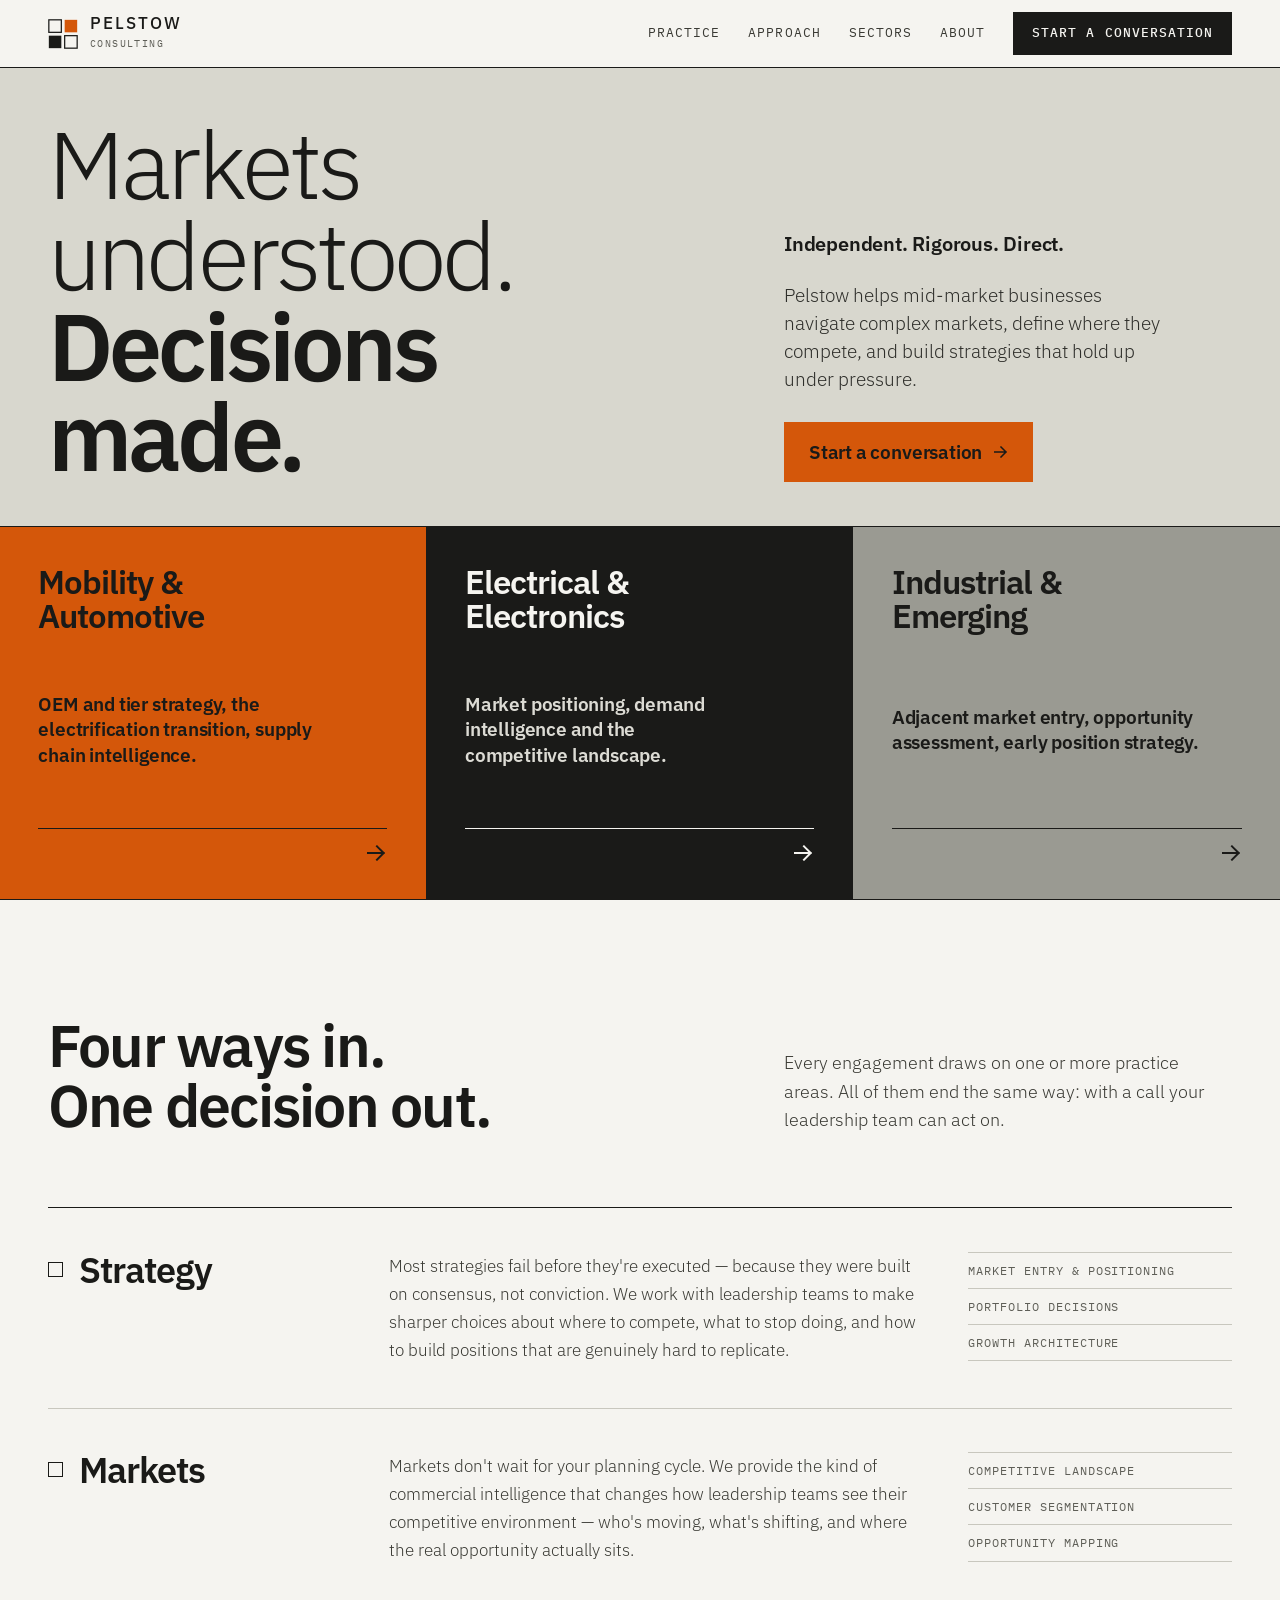
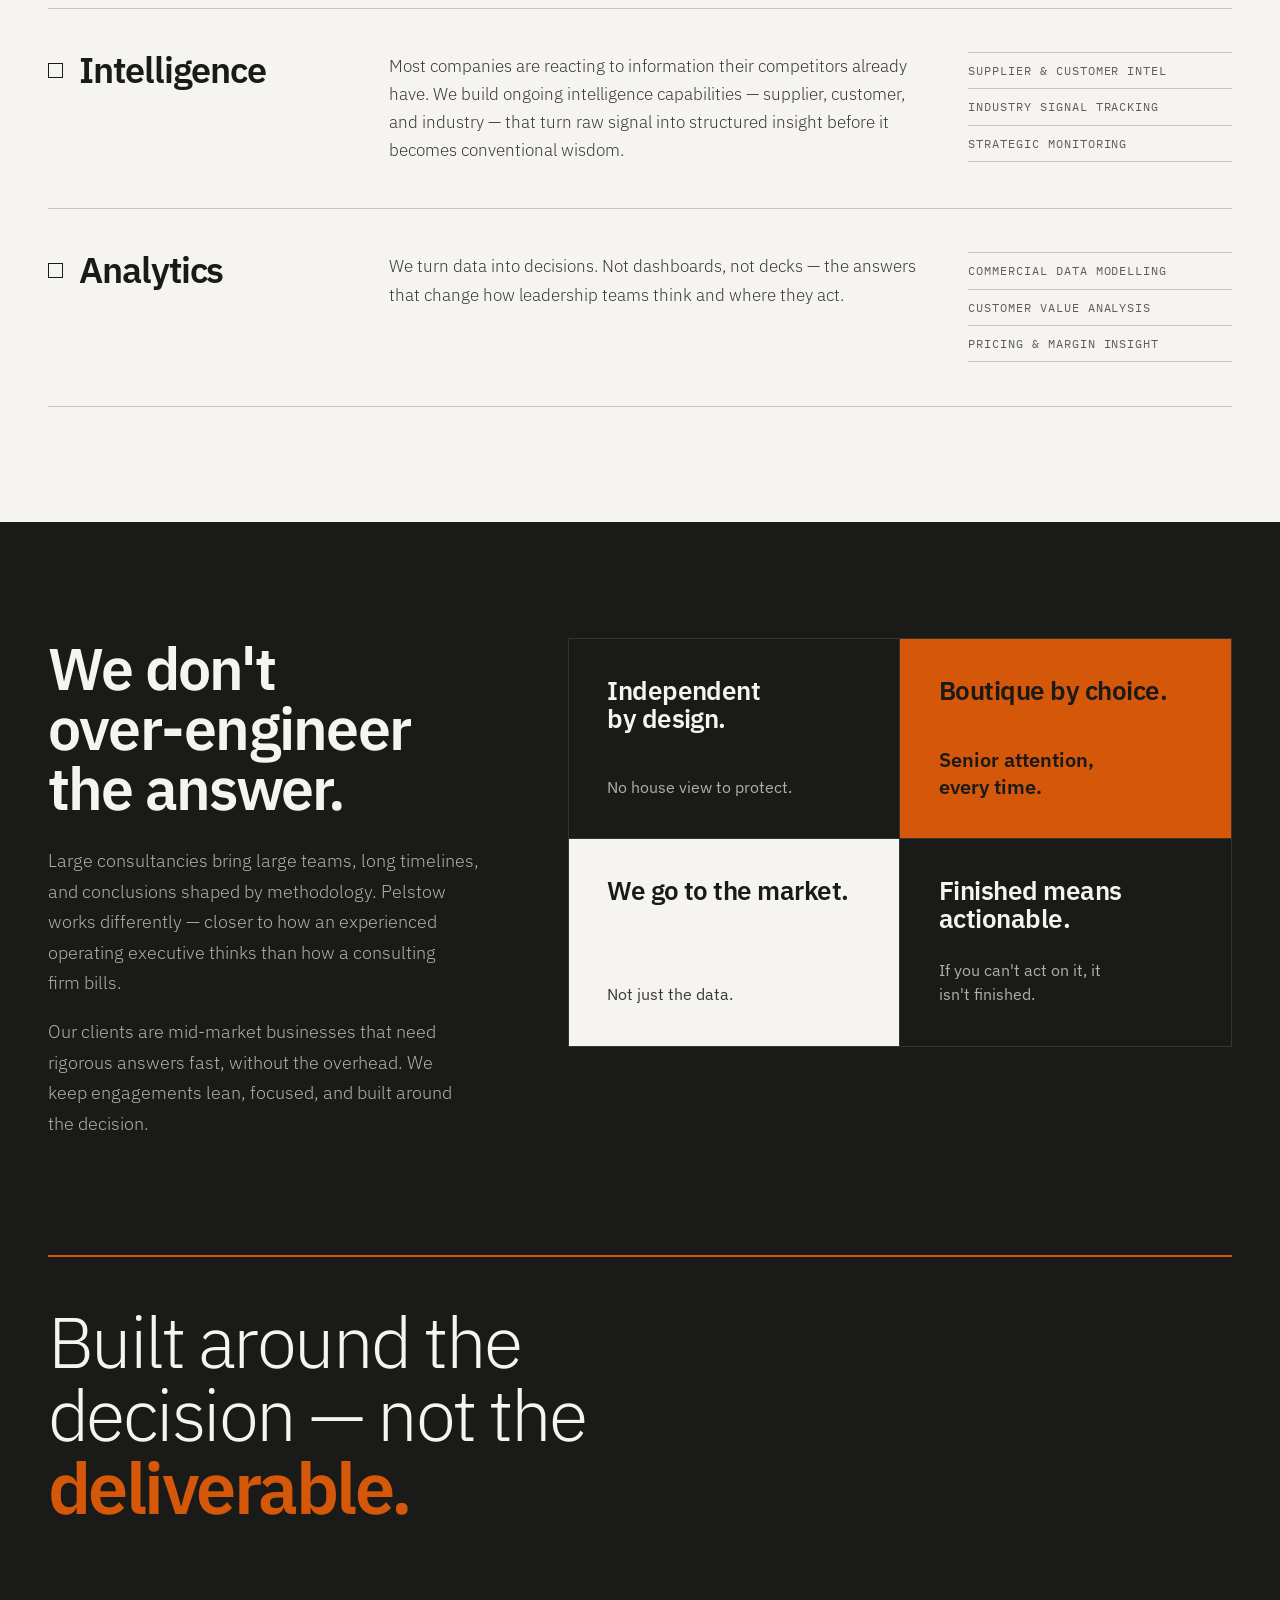
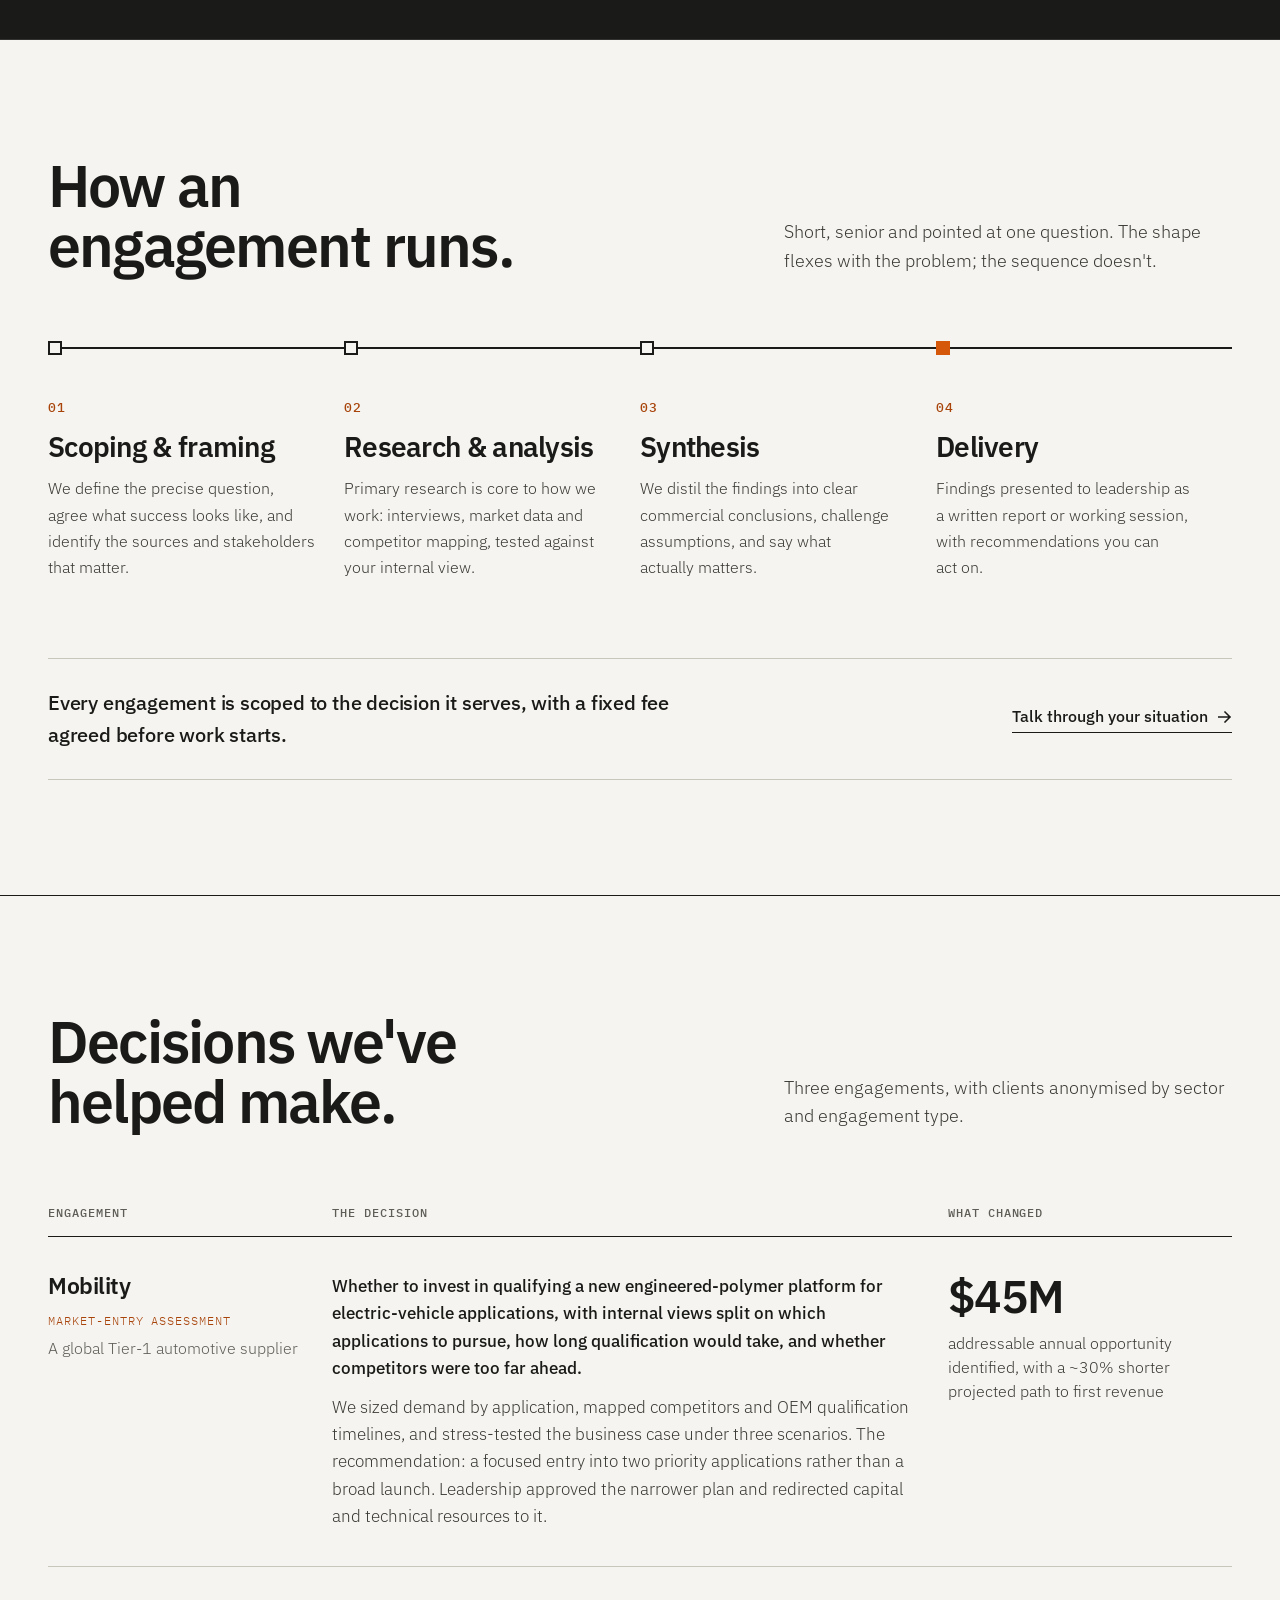
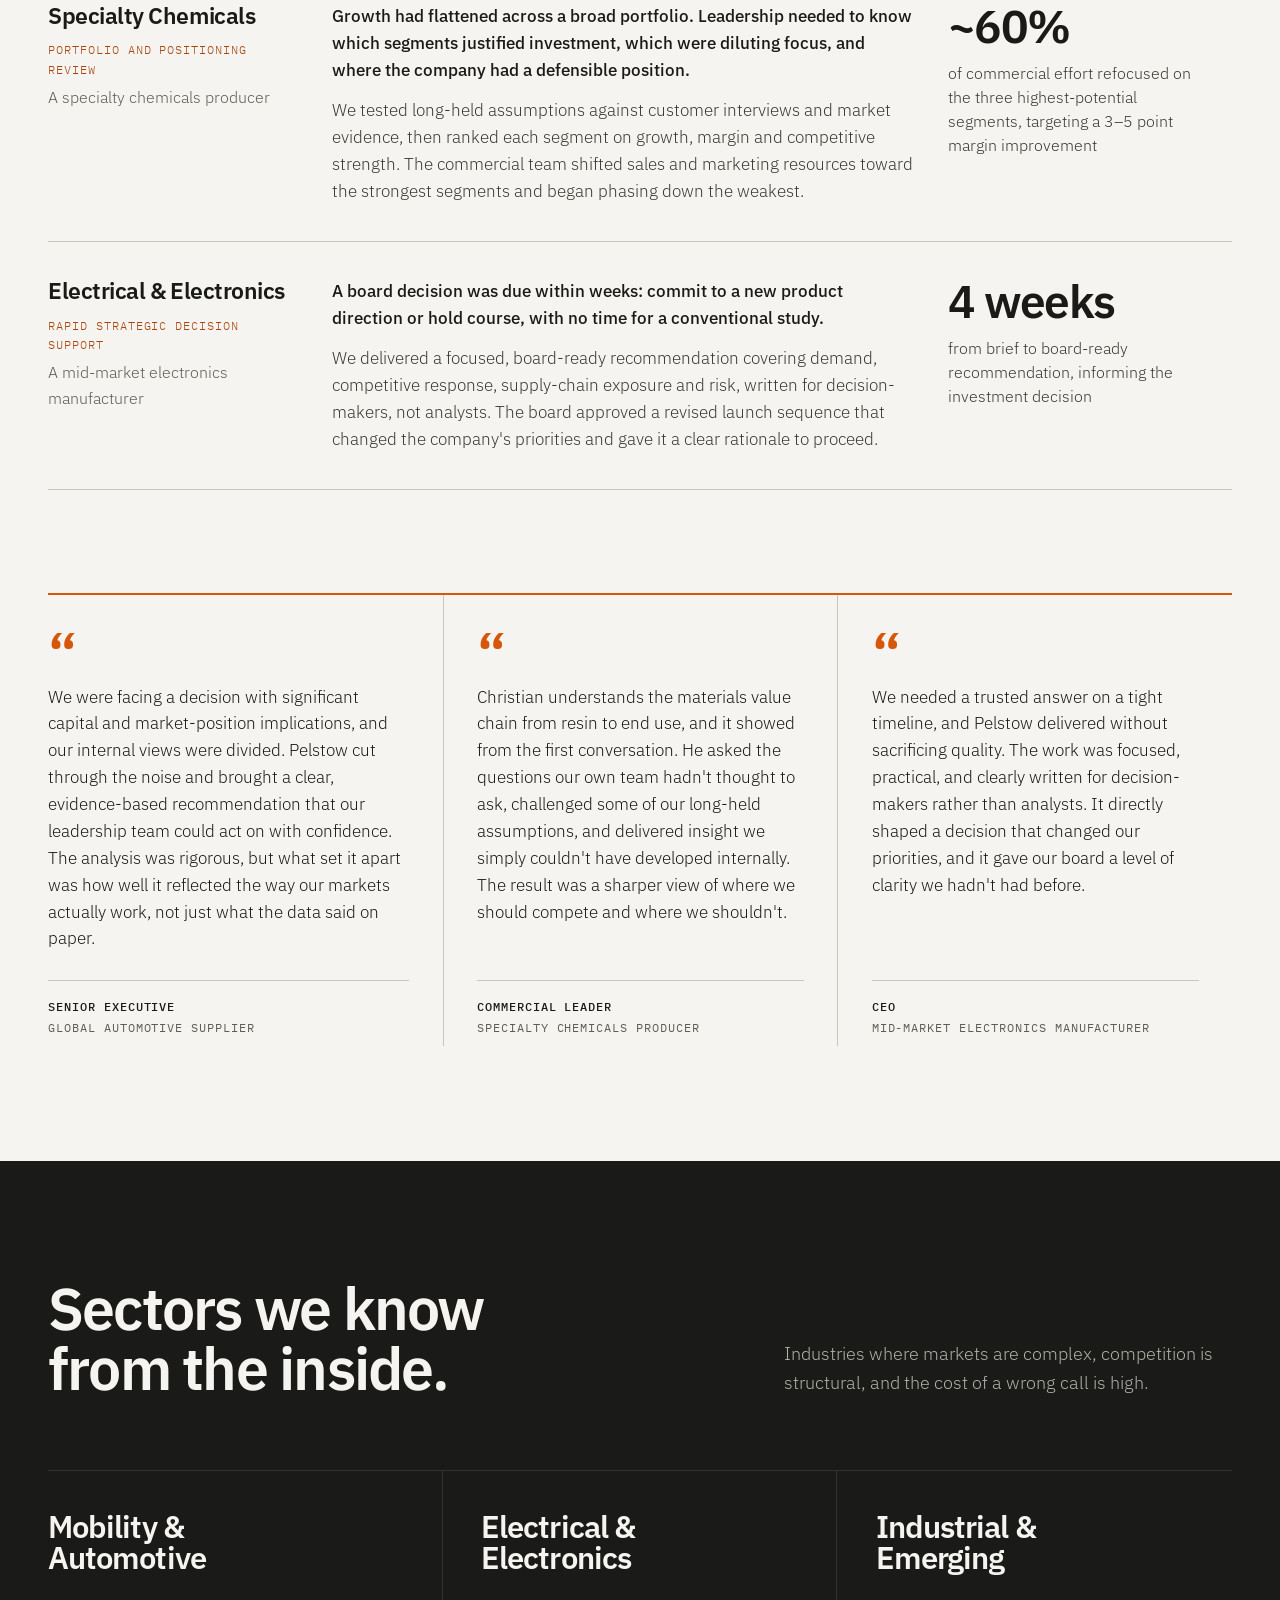
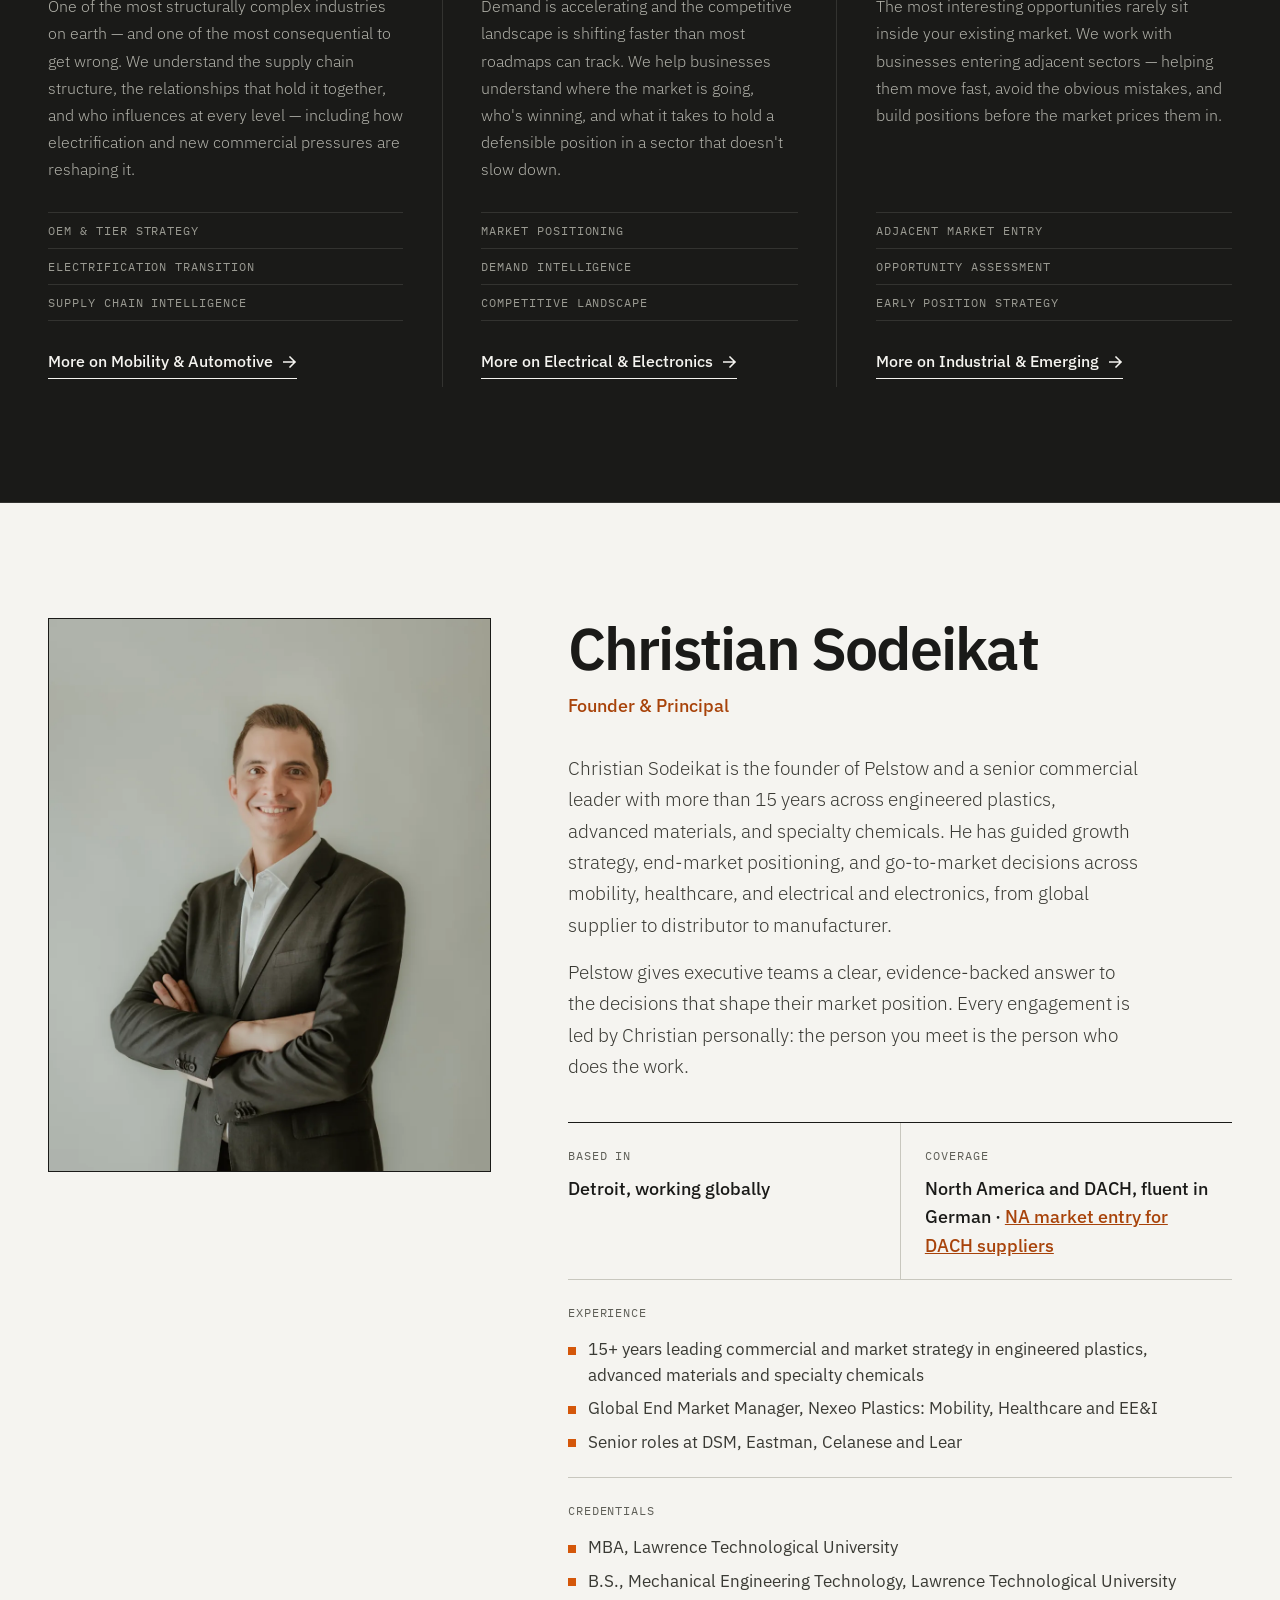
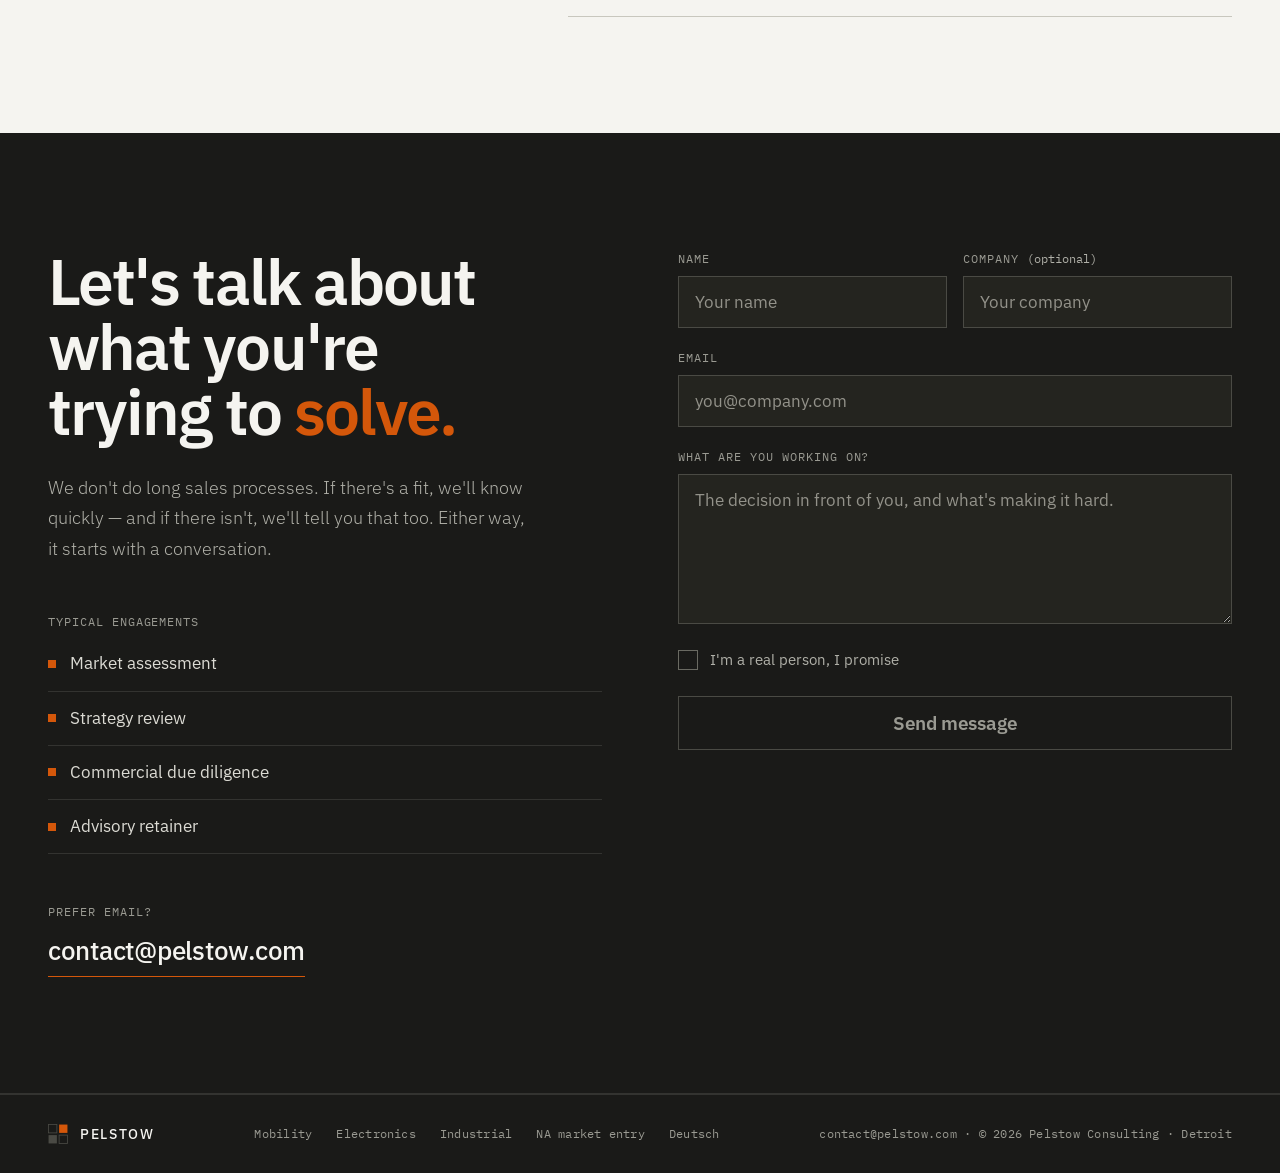
<file: index.html>
<!DOCTYPE html>
<html lang="en">
<head>
<meta charset="UTF-8">
<meta name="viewport" content="width=device-width, initial-scale=1.0">
<title>Pelstow — Automotive &amp; Materials Strategy Consulting</title>
<meta name="description" content="Boutique strategy consulting for mid-market automotive, electronics and materials companies: market entry, portfolio decisions and commercial due diligence. Based in Detroit.">
<meta name="theme-color" content="#1A1A18">
<link rel="canonical" href="https://pelstow.com/">
<script type="application/ld+json">{"@context":"https://schema.org","@graph":[{"@type":"ProfessionalService","@id":"https://pelstow.com/#org","name":"Pelstow","alternateName":"Pelstow Consulting","url":"https://pelstow.com/","logo":"https://pelstow.com/200x200.png","image":"https://pelstow.com/og-image.png","description":"Boutique strategy consultancy for mid-market businesses in mobility and automotive, electrical and electronics, and industrial and emerging markets.","slogan":"Markets understood. Decisions made.","email":"contact@pelstow.com","address":{"@type":"PostalAddress","addressLocality":"Detroit","addressRegion":"MI","addressCountry":"US"},"areaServed":["US","CA","MX","DE","AT","CH"],"knowsAbout":["Strategy consulting","Market entry strategy","Commercial due diligence","Competitive intelligence","Portfolio strategy","Automotive suppliers","Electric vehicles","Engineered plastics","Advanced materials","Specialty chemicals","Electrical and electronics"],"founder":{"@id":"https://pelstow.com/#christian"}},{"@type":"Person","@id":"https://pelstow.com/#christian","name":"Christian Sodeikat","jobTitle":"Founder & Principal","worksFor":{"@id":"https://pelstow.com/#org"},"image":"https://pelstow.com/christian-sodeikat.webp","alumniOf":{"@type":"CollegeOrUniversity","name":"Lawrence Technological University"},"knowsLanguage":["en","de"]}]}</script>
<meta property="og:type" content="website">
<meta property="og:site_name" content="Pelstow">
<meta property="og:url" content="https://pelstow.com/">
<meta property="og:title" content="Pelstow — Automotive &amp; Materials Strategy Consulting">
<meta property="og:description" content="Boutique strategy consultancy for mid-market businesses in mobility, electronics and industrial markets. Independent. Rigorous. Direct.">
<meta property="og:image" content="https://pelstow.com/og-image.png">
<meta property="og:image:width" content="1200">
<meta property="og:image:height" content="630">
<meta property="og:image:alt" content="Pelstow: Markets understood. Decisions made.">
<meta name="twitter:card" content="summary_large_image">
<meta name="twitter:title" content="Pelstow — Markets understood. Decisions made.">
<meta name="twitter:description" content="Boutique strategy consultancy for mid-market businesses. Independent. Rigorous. Direct.">
<meta name="twitter:image" content="https://pelstow.com/og-image.png">
<link rel="icon" type="image/svg+xml" href="data:image/svg+xml,<svg xmlns='http://www.w3.org/2000/svg' viewBox='0 0 36 36'><rect width='36' height='36' fill='%23F5F4F0'/><rect x='1' y='1' width='15' height='15' stroke='%231A1A18' stroke-width='2' fill='none'/><rect x='20' y='1' width='15' height='15' fill='%23D4570A'/><rect x='1' y='20' width='15' height='15' fill='%231A1A18'/><rect x='20' y='20' width='15' height='15' stroke='%231A1A18' stroke-width='2' fill='none'/></svg>">
<link rel="preconnect" href="https://fonts.googleapis.com">
<link rel="preconnect" href="https://fonts.gstatic.com" crossorigin>
<link href="https://fonts.googleapis.com/css2?family=IBM+Plex+Mono:wght@400;500&family=IBM+Plex+Sans:wght@300;400;500;600&display=swap" rel="stylesheet">
<script>if(!navigator.webdriver)document.documentElement.classList.add('motion');</script>
<style>
  *, *::before, *::after { box-sizing: border-box; margin: 0; padding: 0; }
  html { scroll-behavior: smooth; scroll-padding-top: 72px; -webkit-text-size-adjust: 100%; }

  :root {
    --obsidian: #1A1A18;
    --chalk:    #F5F4F0;
    --braun:    #D4570A;
    --braun-ink:  #A8430A;   /* small orange text on chalk (AA) */
    --slate:    #7A7A72;
    --slate-ink:#5E5E57;     /* small secondary text on chalk (AA) */
    --charcoal: #2E2E2A;
    --rule:     #C8C7BE;
    --rule-dk:  #333330;
    --muted:    #3A3A34;
    --muted-dk: #B0B0A8;
    --ghost:    #9A9A92;
    --light:    #D8D7CE;
    --field-dk: #24241F;
    --braun-lt: #E46A26;     /* small orange text on obsidian (AA) */
    --sans:     'IBM Plex Sans', system-ui, sans-serif;
    --mono:     'IBM Plex Mono', ui-monospace, monospace;
    --gut:      clamp(20px, 4vw, 48px);
    --sec-y:    clamp(64px, 9vw, 128px);
    --ease:     cubic-bezier(0.16, 1, 0.3, 1);
  }

  body {
    font-family: var(--sans);
    background: var(--chalk);
    color: var(--obsidian);
    font-size: 17px;
    line-height: 1.6;
    font-weight: 400;
    -webkit-font-smoothing: antialiased;
    text-rendering: optimizeLegibility;
  }
  ::selection { background: #F0B48C; color: var(--obsidian); }
  input, textarea { caret-color: var(--braun); }
  html { scrollbar-color: var(--slate) var(--chalk); }
  a { color: inherit; }
  h1, h2, h3 { font-weight: 600; letter-spacing: -0.03em; line-height: 1.02; text-wrap: balance; }
  p { text-wrap: pretty; }
  :focus-visible { outline: 2px solid var(--braun); outline-offset: 3px; }

  .skip { position: absolute; left: -9999px; top: 12px; z-index: 300; background: var(--obsidian); color: var(--chalk); padding: 10px 16px; font-family: var(--mono); font-size: 13px; text-decoration: none; }
  .skip:focus { left: 12px; }

  .tag { font-family: var(--mono); font-size: 12px; letter-spacing: 0.08em; text-transform: uppercase; }
  .arr { width: 14px; height: 12px; flex: none; fill: none; stroke: currentColor; stroke-width: 1.5; stroke-linecap: square; transition: transform .3s var(--ease); }

  /* ── Buttons ── */
  .btn { display: inline-flex; align-items: center; gap: 12px; font-family: var(--sans); font-size: 19px; font-weight: 600; letter-spacing: -0.01em; text-decoration: none; padding: 14px 24px; border: 1px solid var(--braun); background: var(--braun); color: var(--obsidian); cursor: pointer; transition: background .2s, color .2s, border-color .2s; }
  .btn:hover { background: var(--chalk); color: var(--obsidian); border-color: var(--chalk); }
  .btn:hover .arr, .link:hover .arr { transform: translateX(4px); }
  .link { display: inline-flex; align-items: center; gap: 10px; font-weight: 500; text-decoration: none; border-bottom: 1px solid currentColor; padding-bottom: 3px; }

  /* ── Nav ── */
  .nav { position: sticky; top: 0; z-index: 100; display: flex; justify-content: space-between; align-items: center; height: 68px; padding: 0 var(--gut); background: var(--chalk); border-bottom: 1px solid var(--obsidian); }
  .logo-lockup { display: flex; align-items: center; gap: 12px; text-decoration: none; }
  .logo-word { font-size: 17px; font-weight: 500; letter-spacing: 0.12em; line-height: 1; }
  .logo-sub  { font-family: var(--mono); font-size: 10px; letter-spacing: 0.14em; color: var(--slate-ink); margin-top: 4px; text-transform: uppercase; }
  .nav-links { display: flex; gap: 28px; align-items: center; }
  .nav-link { font-family: var(--mono); font-size: 13px; letter-spacing: 0.08em; text-transform: uppercase; font-weight: 400; color: var(--muted); text-decoration: none; padding: 6px 0; border-bottom: 1px solid transparent; transition: border-color .2s, color .2s; }
  .nav-link:hover { color: var(--obsidian); border-color: var(--braun); }
  .nav-cta { font-family: var(--mono); font-size: 13px; letter-spacing: 0.08em; text-transform: uppercase; font-weight: 500; color: var(--chalk); background: var(--obsidian); border: 1px solid var(--obsidian); padding: 10px 18px; text-decoration: none; transition: background .2s, color .2s; }
  .cta-short { display: none; }
  .nav-cta:hover { background: var(--chalk); color: var(--obsidian); }

  /* ── Hero: statement band on sector columns ── */
  .hero { display: grid; grid-template-rows: auto 1fr; min-height: calc(100svh - 68px); border-bottom: 1px solid var(--obsidian); }
  .h-band { background: var(--light); display: grid; grid-template-columns: 3fr 2fr; gap: 32px clamp(32px, 5vw, 80px); align-items: end; padding: clamp(36px, 4vw, 56px) var(--gut) clamp(32px, 3.4vw, 48px); border-bottom: 1px solid var(--obsidian); }
  .hero-h1 { font-size: clamp(3.1rem, min(7.4vw, 10.5svh), 6rem); font-weight: 600; letter-spacing: -0.04em; line-height: 0.96; max-width: 9.5ch; }
  .hero-h1 span { display: block; }
  .hero-h1 .lt { font-weight: 300; }
  .h-side { display: flex; flex-direction: column; gap: 22px; align-items: flex-start; max-width: 40ch; }
  .h-motto { font-size: 20px; font-weight: 600; letter-spacing: -0.01em; }
  .hero-lede { font-size: clamp(1.1rem, 1.45vw, 1.3rem); line-height: 1.5; font-weight: 300; color: var(--charcoal); }
  .hero-actions { display: flex; gap: 28px; align-items: center; flex-wrap: wrap; margin-top: 6px; }
  .h-cols { display: grid; grid-template-columns: repeat(3, 1fr); list-style: none; }
  .h-col { display: flex; }
  .h-col a { flex: 1; display: flex; flex-direction: column; justify-content: space-between; gap: 28px; padding: clamp(28px, 3vw, 44px) clamp(20px, 3vw, 44px); text-decoration: none; border-right: 1px solid var(--obsidian); min-height: clamp(200px, 30svh, 340px); }
  .h-col:last-child a { border-right: none; }
  @media (min-width: 901px) and (max-height: 780px) { .h-col a { min-height: 0; gap: 18px; padding-top: 24px; padding-bottom: 20px; } .h-col h2 { font-size: clamp(1.5rem, 2.2vw, 2rem); } .h-col p { font-size: 19px; } }
  .h-col:nth-child(1) a { background: var(--braun); color: var(--obsidian); }
  .h-col:nth-child(2) a { background: var(--obsidian); color: var(--chalk); }
  .h-col:nth-child(3) a { background: var(--ghost); color: var(--obsidian); }
  .h-col h2 { font-size: clamp(1.7rem, 2.6vw, 2.4rem); letter-spacing: -0.03em; line-height: 1.02; max-width: 11ch; }
  .h-col p { font-size: 19px; font-weight: 600; line-height: 1.35; letter-spacing: -0.01em; max-width: 30ch; }
  .h-col:nth-child(2) p { color: #DCDBD4; }
  .h-more { display: flex; justify-content: flex-end; align-items: center; padding-top: 16px; border-top: 1px solid currentColor; }
  .h-more .arr { width: 20px; height: 16px; }
  .h-col a:hover .arr, .h-col a:focus-visible .arr { transform: translateX(6px); }
  .h-col:nth-child(1) a:hover { background: #DE6318; }
  .h-col:nth-child(2) a:hover { background: #242422; }
  .h-col:nth-child(3) a:hover { background: #A6A69E; }
  .h-col a:focus-visible { outline: 2px solid var(--obsidian); outline-offset: -6px; }
  .h-col:nth-child(2) a:focus-visible { outline-color: var(--braun); }

  @media (prefers-reduced-motion: no-preference) {
    .motion .h-col a { animation: rise 0.9s var(--ease) both; }
    .motion .h-col:nth-child(1) a { animation-delay: .1s; }
    .motion .h-col:nth-child(2) a { animation-delay: .22s; }
    .motion .h-col:nth-child(3) a { animation-delay: .34s; }
    @keyframes rise { from { clip-path: inset(100% 0 0 0); } to { clip-path: inset(0 0 0 0); } }
  }

  /* ── Section scaffolding ── */
  .sec { padding: var(--sec-y) var(--gut); border-bottom: 1px solid var(--obsidian); }
  .sec-head { display: grid; grid-template-columns: 3fr 2fr; gap: 32px clamp(32px, 5vw, 80px); align-items: end; margin-bottom: clamp(40px, 6vw, 72px); }
  .h2 { font-size: clamp(2.2rem, 4.6vw, 4rem); max-width: 16ch; }
  .sec-intro { font-size: 18px; font-weight: 300; line-height: 1.6; color: var(--muted); max-width: 46ch; }
  .dark { background: var(--obsidian); color: var(--chalk); border-bottom-color: var(--rule-dk); }
  .dark .sec-intro { color: var(--muted-dk); }

  /* ── Practice areas: ruled rows ── */
  .rows { list-style: none; border-top: 1px solid var(--obsidian); }
  .row { display: grid; grid-template-columns: minmax(200px, 1.1fr) 2fr minmax(220px, 1fr); gap: 24px clamp(24px, 4vw, 64px); padding: clamp(28px, 3.4vw, 44px) 0; border-bottom: 1px solid var(--rule); position: relative; }
  .row-name { display: flex; align-items: center; gap: 16px; font-size: clamp(1.7rem, 2.8vw, 2.5rem); font-weight: 600; letter-spacing: -0.03em; line-height: 1; align-self: start; }
  .row-name::before { content: ""; width: 0.42em; height: 0.42em; flex: none; border: 1.5px solid var(--obsidian); background: transparent; transition: background .25s var(--ease), border-color .25s var(--ease); }
  .row:hover .row-name::before, .row:focus-within .row-name::before { background: var(--braun); border-color: var(--braun); }
  .row-desc { font-size: 17px; font-weight: 300; line-height: 1.65; color: var(--muted); max-width: 58ch; }
  .row-tags { list-style: none; display: flex; flex-direction: column; }
  .row-tags li { padding: 8px 0; border-top: 1px solid var(--rule); color: var(--slate-ink); }
  .row-tags li:last-child { border-bottom: 1px solid var(--rule); }

  /* ── Approach: four cells ── */
  .appr { display: grid; grid-template-columns: 2fr 3fr; gap: clamp(40px, 6vw, 96px); }
  .appr-body { font-size: 18px; font-weight: 300; line-height: 1.7; color: var(--muted-dk); max-width: 48ch; margin-top: 28px; }
  .appr-body + .appr-body { margin-top: 18px; }
  .quad { display: grid; grid-template-columns: 1fr 1fr; border-top: 1px solid var(--rule-dk); border-left: 1px solid var(--rule-dk); align-self: start; }
  .q { padding: clamp(24px, 3vw, 40px); border-right: 1px solid var(--rule-dk); border-bottom: 1px solid var(--rule-dk); min-height: 200px; display: flex; flex-direction: column; justify-content: space-between; gap: 24px; }
  .q:nth-child(2) { background: var(--braun); color: var(--obsidian); }
  .q:nth-child(3) { background: var(--chalk); color: var(--obsidian); }
  .q-h { font-size: clamp(1.35rem, 2vw, 1.75rem); font-weight: 600; letter-spacing: -0.02em; line-height: 1.1; }
  .q-p { font-size: 16px; font-weight: 400; line-height: 1.55; color: var(--muted-dk); }
  .q:nth-child(2) .q-p { color: var(--obsidian); font-weight: 600; font-size: 20px; line-height: 1.35; }
  .q:nth-child(3) .q-p { color: var(--muted); }
  .pull { margin-top: clamp(64px, 9vw, 120px); padding-top: clamp(32px, 4vw, 48px); border-top: 2px solid var(--braun); }
  .pull blockquote { font-size: clamp(2.2rem, 5.6vw, 5rem); font-weight: 300; letter-spacing: -0.035em; line-height: 1.02; max-width: 18ch; }
  .pull blockquote b { font-weight: 600; color: var(--braun); }

  /* ── Process: four steps on a rule ── */
  .steps { list-style: none; display: grid; grid-template-columns: repeat(4, 1fr); }
  .step { position: relative; padding: 44px clamp(16px, 2vw, 32px) 0 0; border-top: 2px solid var(--obsidian); }
  .step::before { content: ""; position: absolute; top: -8px; left: 0; width: 14px; height: 14px; background: var(--chalk); border: 2px solid var(--obsidian); }
  .step:last-child::before { background: var(--braun); border-color: var(--braun); }
  .step-n { font-family: var(--mono); font-size: 13px; font-weight: 500; color: var(--braun-ink); letter-spacing: 0.06em; }
  .step-h { font-size: clamp(1.4rem, 2.2vw, 1.9rem); margin: 12px 0 14px; letter-spacing: -0.025em; }
  .step-p { font-size: 16px; font-weight: 300; line-height: 1.65; color: var(--muted); max-width: 30ch; }
  .terms { margin-top: clamp(48px, 6vw, 80px); display: flex; justify-content: space-between; align-items: center; gap: 24px 48px; flex-wrap: wrap; padding: 28px 0; border-top: 1px solid var(--rule); border-bottom: 1px solid var(--rule); }
  .terms p { font-size: 20px; font-weight: 500; letter-spacing: -0.01em; max-width: 52ch; }
  .terms .link { color: var(--obsidian); font-size: 16px; }

  /* ── Proof (placeholders) ── */
  .ledger { width: 100%; border-collapse: collapse; table-layout: fixed; }
  .ledger col.c1 { width: 24%; } .ledger col.c3 { width: 24%; }
  .ledger thead th { text-align: left; font-family: var(--mono); font-size: 12px; font-weight: 500; letter-spacing: 0.08em; text-transform: uppercase; color: var(--slate-ink); padding: 0 32px 14px 0; border-bottom: 1px solid var(--obsidian); }
  .ledger td, .ledger tbody th { padding: 36px 32px 36px 0; border-bottom: 1px solid var(--rule); vertical-align: top; text-align: left; font-size: 17px; font-weight: 300; line-height: 1.6; color: var(--muted); }
  .ledger td p { max-width: 60ch; }
  .ledger td p + p { margin-top: 12px; }
  .ledger .l-q { font-weight: 500; color: var(--obsidian); }
  .l-sector span { display: block; }
  .l-sec { font-size: clamp(1.3rem, 1.8vw, 1.6rem); font-weight: 600; letter-spacing: -0.02em; line-height: 1.1; color: var(--obsidian); margin-bottom: 12px; }
  .l-type { font-family: var(--mono); font-size: 12px; letter-spacing: 0.08em; text-transform: uppercase; color: var(--braun-ink); margin-bottom: 6px; }
  .l-client { font-size: 16px; color: var(--slate-ink); }
  .ledger .out b { display: block; font-size: clamp(2.2rem, 3.6vw, 3.25rem); font-weight: 600; letter-spacing: -0.035em; line-height: 1; color: var(--obsidian); margin-bottom: 12px; font-variant-numeric: tabular-nums; }
  .ledger .out span { display: block; font-size: 16px; line-height: 1.5; color: var(--muted); max-width: 26ch; }
  .quotes { display: grid; grid-template-columns: repeat(3, 1fr); margin-top: clamp(64px, 8vw, 112px); border-top: 2px solid var(--braun); }
  .quote { padding: 36px clamp(20px, 2.6vw, 40px) 8px 0; display: flex; flex-direction: column; justify-content: space-between; gap: 28px; }
  .quote + .quote { padding-left: clamp(20px, 2.6vw, 40px); border-left: 1px solid var(--rule); }
  .quote blockquote { font-size: clamp(1.05rem, 1.25vw, 1.2rem); font-weight: 300; line-height: 1.6; color: var(--obsidian); }
  .quote blockquote::before { content: "\201C"; display: block; font-size: 3.5rem; font-weight: 600; line-height: 0.8; color: var(--braun); margin-bottom: 8px; }
  .quote cite { font-style: normal; font-family: var(--mono); font-size: 12px; letter-spacing: 0.08em; text-transform: uppercase; color: var(--slate-ink); line-height: 1.7; display: block; padding-top: 16px; border-top: 1px solid var(--rule); }
  .quote cite b { color: var(--obsidian); font-weight: 500; }

  /* ── Sectors ── */
  .sectors { display: grid; grid-template-columns: repeat(3, 1fr); border-top: 1px solid var(--rule-dk); }
  .sector { padding: 40px clamp(20px, 3vw, 44px) 8px; border-right: 1px solid var(--rule-dk); display: flex; flex-direction: column; }
  .sector:first-child { padding-left: 0; }
  .sector:last-child { border-right: none; padding-right: 0; }
  .sector h3 { font-size: clamp(1.6rem, 2.4vw, 2.2rem); max-width: 10ch; margin-bottom: 20px; }
  .sector p { font-size: 16px; font-weight: 300; line-height: 1.7; color: var(--muted-dk); flex: 1; }
  .sector .row-tags { margin-top: 28px; }
  .sec-more { margin-top: 28px; align-self: flex-start; color: var(--chalk); font-size: 16px; }
  .fact-v a { color: var(--braun-ink); }
  .sector .row-tags li { color: var(--ghost); border-color: var(--rule-dk); }

  /* ── Founder ── */
  .founder { display: grid; grid-template-columns: minmax(260px, 2fr) 3fr; gap: clamp(40px, 6vw, 96px); align-items: start; }
  .portrait { aspect-ratio: 4 / 5; border: 1px solid var(--obsidian); background: var(--light); overflow: hidden; }
  .portrait img { display: block; width: 100%; height: 100%; object-fit: cover; }
  .f-name { font-size: clamp(2.4rem, 4.6vw, 4rem); }
  .f-role { font-size: 18px; font-weight: 500; color: var(--braun-ink); margin: 14px 0 32px; }
  .f-bio { font-size: 19px; font-weight: 300; line-height: 1.65; color: var(--muted); max-width: 52ch; }
  .f-bio + .f-bio { margin-top: 16px; }
  .facts { list-style: none; margin-top: 40px; border-top: 1px solid var(--obsidian); display: grid; grid-template-columns: 1fr 1fr; }
  .facts > li { padding: 18px 24px 18px 0; border-bottom: 1px solid var(--rule); }
  .facts > li:nth-child(2) { padding-left: 24px; border-left: 1px solid var(--rule); }
  .fact-k { font-family: var(--mono); font-size: 12px; letter-spacing: 0.08em; text-transform: uppercase; color: var(--slate-ink); }
  .fact-v { display: block; font-size: 18px; font-weight: 500; margin-top: 6px; }
  .facts > li.wide { grid-column: 1 / -1; padding-left: 0; border-left: none; }
  .fact-list { list-style: none; margin-top: 8px; }
  .fact-list li { position: relative; padding: 4px 0 4px 20px; border: none; font-size: 17px; line-height: 1.5; color: var(--muted); }
  .fact-list li::before { content: ""; position: absolute; left: 0; top: 0.8em; width: 8px; height: 8px; background: var(--braun); }

  /* ── Contact ── */
  .contact { display: grid; grid-template-columns: 1fr 1fr; gap: clamp(40px, 6vw, 96px); }
  .ct-h { font-size: clamp(2.4rem, 5vw, 4.4rem); max-width: 12ch; }
  .ct-h em { font-style: normal; color: var(--braun); }
  .ct-body { font-size: 18px; font-weight: 300; line-height: 1.7; color: var(--muted-dk); max-width: 44ch; margin-top: 28px; }
  .ct-sub { font-family: var(--mono); font-size: 12px; letter-spacing: 0.08em; text-transform: uppercase; margin: 48px 0 6px; color: var(--ghost); }
  .ct-mail { display: inline-block; margin-top: 4px; font-size: clamp(1.3rem, 2vw, 1.6rem); font-weight: 500; letter-spacing: -0.01em; color: var(--chalk); text-decoration: none; border-bottom: 1px solid var(--braun); padding-bottom: 4px; transition: color .2s; }
  .ct-mail:hover { color: var(--braun-lt); }
  .clist { list-style: none; }
  .clist li { display: flex; align-items: center; gap: 14px; padding: 13px 0; border-bottom: 1px solid var(--rule-dk); font-size: 17px; color: #DCDBD4; }
  .clist li::before { content: ""; width: 8px; height: 8px; background: var(--braun); flex: none; }

  .form-grid { display: grid; grid-template-columns: 1fr 1fr; gap: 20px 16px; }
  .field { display: flex; flex-direction: column; gap: 8px; }
  .field.full { grid-column: 1 / -1; }
  .field label { font-family: var(--mono); font-size: 12px; letter-spacing: 0.08em; text-transform: uppercase; color: var(--ghost); }
  .field label .opt { color: var(--muted-dk); text-transform: none; letter-spacing: 0; }
  .field input, .field textarea {
    background: var(--field-dk); border: 1px solid #4A4A44; color: var(--chalk);
    font-family: var(--sans); font-size: 17px; font-weight: 400; padding: 14px 16px;
    outline: none; border-radius: 0; -webkit-appearance: none; appearance: none; width: 100%; resize: vertical;
    transition: border-color .2s, background .2s;
  }
  .field input:hover, .field textarea:hover { border-color: #6A6A62; }
  .field input:focus, .field textarea:focus { border-color: var(--braun); background: #2A2A25; }
  .field input::placeholder, .field textarea::placeholder { color: #93928A; }
  .field textarea { min-height: 150px; }
  .field[data-invalid] input, .field[data-invalid] textarea { border-color: #E8875A; }
  .f-err { font-size: 14px; color: #F0A27A; }
  .f-err:empty { display: none; }

  .human { display: flex; align-items: center; gap: 12px; margin: 24px 0; cursor: pointer; font-size: 15px; color: var(--muted-dk); width: fit-content; }
  .human input { appearance: none; -webkit-appearance: none; width: 20px; height: 20px; border: 1px solid #6A6A62; background: transparent; cursor: pointer; flex: none; border-radius: 0; transition: border-color .2s, background .2s; }
  .human input:checked { background: var(--braun) url("data:image/svg+xml,%3Csvg width='12' height='10' viewBox='0 0 12 10' fill='none' xmlns='http://www.w3.org/2000/svg'%3E%3Cpath d='M1 5L4.5 8.5L11 1' stroke='%231A1A18' stroke-width='1.8'/%3E%3C/svg%3E") no-repeat center; border-color: var(--braun); }
  .submit { width: 100%; justify-content: center; }
  .submit:disabled { background: transparent; border-color: #4A4A44; color: var(--ghost); cursor: not-allowed; }
  .submit:disabled .arr { display: none; }
  .form-alert { margin-top: 16px; padding: 14px 16px; border: 1px solid #E8875A; color: #F0A27A; font-size: 15px; }
  .form-alert a { color: inherit; }
  .form-alert[hidden], .form-success[hidden], #contact-form-wrap[hidden] { display: none; }
  .form-success { padding: 56px 0; border-top: 2px solid var(--braun); outline: none; }
  .form-success h3 { font-size: clamp(1.8rem, 3vw, 2.5rem); margin-bottom: 14px; }
  .form-success p { font-size: 18px; font-weight: 300; color: var(--muted-dk); max-width: 40ch; }

  /* ── Footer ── */
  footer { padding: 28px var(--gut); background: var(--obsidian); border-top: 1px solid var(--rule-dk); display: flex; justify-content: space-between; align-items: center; gap: 16px; color: var(--ghost); font-family: var(--mono); font-size: 12px; letter-spacing: 0.02em; }
  .ft-logo { font-family: var(--sans); font-size: 14px; font-weight: 500; color: var(--chalk); letter-spacing: 0.12em; }
  footer nav { display: flex; gap: 24px; }
  footer a { text-decoration: none; }
  footer a:hover { color: var(--chalk); }

  /* ── Responsive ── */
  @media (max-width: 1080px) {
    .row { grid-template-columns: 1fr 2fr; }
    .row-tags { grid-column: 2; }
    .appr { grid-template-columns: 1fr; }
  }
  @media (max-width: 900px) {
    .nav-links .nav-link { display: none; }
    .hero { min-height: 0; }
    .h-band { grid-template-columns: 1fr; }
    .h-cols { grid-template-columns: 1fr; }
    .h-col a { border-right: none; border-bottom: 1px solid var(--obsidian); min-height: 0; gap: 18px; }
    .h-col:last-child a { border-bottom: none; }
    .sec-head { grid-template-columns: 1fr; }
    .row { grid-template-columns: 1fr; gap: 18px; }
    .row-tags { grid-column: auto; }
    .steps { grid-template-columns: 1fr 1fr; row-gap: 56px; }
    .ledger thead { display: none; }
    .ledger, .ledger tbody, .ledger tr, .ledger td, .ledger tbody th { display: block; }
    .ledger colgroup { display: none; }
    .ledger tr { padding: 24px 0; border-bottom: 1px solid var(--rule); }
    .ledger td, .ledger tbody th { border: none; padding: 4px 0; }
    .ledger td.out { margin-top: 12px; }
    .ledger td[data-label]::before { content: attr(data-label); display: block; font-family: var(--mono); font-size: 12px; letter-spacing: 0.08em; text-transform: uppercase; color: var(--slate-ink); margin: 10px 0 4px; }
    .quotes { grid-template-columns: 1fr; }
    .quote { padding-right: 0; }
    .quote + .quote { padding-left: 0; border-left: none; border-top: 1px solid var(--rule); }
    .sectors { grid-template-columns: 1fr; }
    .sector, .sector:first-child, .sector:last-child { padding: 36px 0; border-right: none; border-bottom: 1px solid var(--rule-dk); }
    .founder { grid-template-columns: 1fr; }
    .portrait { max-width: 420px; }
    .contact { grid-template-columns: 1fr; }
    footer { flex-direction: column; text-align: center; }
  }
  @media (max-width: 560px) {
    body { font-size: 16px; }
    .logo-sub { display: none; }
    .nav-cta { padding: 10px 14px; font-size: 13px; }
    .cta-long { display: none; }
    .cta-short { display: inline; }
    .quad { grid-template-columns: 1fr; }
    .q { min-height: 0; }
    .steps { grid-template-columns: 1fr; }
    .facts { grid-template-columns: 1fr; }
    .facts > li:nth-child(2) { padding-left: 0; border-left: none; }
    .form-grid { grid-template-columns: 1fr; }
  }
  @media (prefers-reduced-motion: reduce) {
    html { scroll-behavior: auto; }
    *, *::before, *::after { transition: none !important; animation: none !important; }
  }
</style>
</head>
<body>
<a class="skip" href="#main">Skip to content</a>

<header class="nav">
  <a href="#top" class="logo-lockup" aria-label="Pelstow, back to top">
    <svg width="30" height="30" viewBox="0 0 36 36" fill="none" aria-hidden="true">
      <rect x="1" y="1" width="15" height="15" stroke="#1A1A18" stroke-width="1.5"/>
      <rect x="20" y="1" width="15" height="15" fill="#D4570A"/>
      <rect x="1" y="20" width="15" height="15" fill="#1A1A18"/>
      <rect x="20" y="20" width="15" height="15" stroke="#1A1A18" stroke-width="1.5"/>
    </svg>
    <div>
      <div class="logo-word">PELSTOW</div>
      <div class="logo-sub">Consulting</div>
    </div>
  </a>
  <nav class="nav-links" aria-label="Primary">
    <a href="#services" class="nav-link">Practice</a>
    <a href="#approach" class="nav-link">Approach</a>
    <a href="#sectors" class="nav-link">Sectors</a>
    <a href="#about" class="nav-link">About</a>
    <a href="#contact" class="nav-cta"><span class="cta-long">Start a conversation</span><span class="cta-short">Contact</span></a>
  </nav>
</header>

<main id="main">

<section class="hero" id="top" aria-label="Introduction">
  <div class="h-band">
    <h1 class="hero-h1"><span class="lt">Markets</span><span class="lt">understood.</span><span>Decisions</span><span>made.</span></h1>
    <div class="h-side">
      <p class="h-motto">Independent. Rigorous. Direct.</p>
      <p class="hero-lede">Pelstow helps mid-market businesses navigate complex markets, define where they compete, and build strategies that hold up under pressure.</p>
      <div class="hero-actions">
        <a href="#contact" class="btn">Start a conversation <svg class="arr" viewBox="0 0 14 12" aria-hidden="true"><path d="M0 6h12M7 1l5 5-5 5"/></svg></a>
      </div>
    </div>
  </div>
  <ul class="h-cols" aria-label="Sectors we know">
    <li class="h-col"><a href="/mobility/"><h2>Mobility&nbsp;&amp; Automotive</h2><p>OEM and tier strategy, the electrification transition, supply chain intelligence.</p><span class="h-more" aria-hidden="true"><svg class="arr" viewBox="0 0 14 12" aria-hidden="true"><path d="M0 6h12M7 1l5 5-5 5"/></svg></span></a></li>
    <li class="h-col"><a href="/electronics/"><h2>Electrical&nbsp;&amp; Electronics</h2><p>Market positioning, demand intelligence and the competitive landscape.</p><span class="h-more" aria-hidden="true"><svg class="arr" viewBox="0 0 14 12" aria-hidden="true"><path d="M0 6h12M7 1l5 5-5 5"/></svg></span></a></li>
    <li class="h-col"><a href="/industrial/"><h2>Industrial&nbsp;&amp; Emerging</h2><p>Adjacent market entry, opportunity assessment, early position strategy.</p><span class="h-more" aria-hidden="true"><svg class="arr" viewBox="0 0 14 12" aria-hidden="true"><path d="M0 6h12M7 1l5 5-5 5"/></svg></span></a></li>
  </ul>
</section>

<section class="sec" id="services" aria-labelledby="svc-h">
  <div class="sec-head">
    <h2 class="h2" id="svc-h">Four ways in. One decision out.</h2>
    <p class="sec-intro">Every engagement draws on one or more practice areas. All of them end the same way: with a call your leadership team can act on.</p>
  </div>
  <ul class="rows">
    <li class="row">
      <h3 class="row-name">Strategy</h3>
      <p class="row-desc">Most strategies fail before they're executed — because they were built on consensus, not conviction. We work with leadership teams to make sharper choices about where to compete, what to stop doing, and how to build positions that are genuinely hard to replicate.</p>
      <ul class="row-tags tag"><li>Market entry &amp; positioning</li><li>Portfolio decisions</li><li>Growth architecture</li></ul>
    </li>
    <li class="row">
      <h3 class="row-name">Markets</h3>
      <p class="row-desc">Markets don't wait for your planning cycle. We provide the kind of commercial intelligence that changes how leadership teams see their competitive environment — who's moving, what's shifting, and where the real opportunity actually sits.</p>
      <ul class="row-tags tag"><li>Competitive landscape</li><li>Customer segmentation</li><li>Opportunity mapping</li></ul>
    </li>
    <li class="row">
      <h3 class="row-name">Intelligence</h3>
      <p class="row-desc">Most companies are reacting to information their competitors already have. We build ongoing intelligence capabilities — supplier, customer, and industry — that turn raw signal into structured insight before it becomes conventional wisdom.</p>
      <ul class="row-tags tag"><li>Supplier &amp; customer intel</li><li>Industry signal tracking</li><li>Strategic monitoring</li></ul>
    </li>
    <li class="row">
      <h3 class="row-name">Analytics</h3>
      <p class="row-desc">We turn data into decisions. Not dashboards, not decks — the answers that change how leadership teams think and where they act.</p>
      <ul class="row-tags tag"><li>Commercial data modelling</li><li>Customer value analysis</li><li>Pricing &amp; margin insight</li></ul>
    </li>
  </ul>
</section>

<section class="sec dark" id="approach" aria-labelledby="appr-h">
  <div class="appr">
    <div>
      <h2 class="h2" id="appr-h">We don't over‑engineer the answer.</h2>
      <p class="appr-body">Large consultancies bring large teams, long timelines, and conclusions shaped by methodology. Pelstow works differently — closer to how an experienced operating executive thinks than how a consulting firm bills.</p>
      <p class="appr-body">Our clients are mid-market businesses that need rigorous answers fast, without the overhead. We keep engagements lean, focused, and built around the decision.</p>
    </div>
    <div class="quad">
      <div class="q"><h3 class="q-h">Independent by design.</h3><p class="q-p">No house view to protect.</p></div>
      <div class="q"><h3 class="q-h">Boutique by choice.</h3><p class="q-p">Senior attention, every time.</p></div>
      <div class="q"><h3 class="q-h">We go to the market.</h3><p class="q-p">Not just the data.</p></div>
      <div class="q"><h3 class="q-h">Finished means actionable.</h3><p class="q-p">If you can't act on it, it isn't finished.</p></div>
    </div>
  </div>
  <figure class="pull">
    <blockquote>Built around the decision&nbsp;— not the <b>deliverable.</b></blockquote>
  </figure>
</section>

<section class="sec" id="process" aria-labelledby="proc-h">
  <div class="sec-head">
    <h2 class="h2" id="proc-h">How an engagement runs.</h2>
    <p class="sec-intro">Short, senior and pointed at one question. The shape flexes with the problem; the sequence doesn't.</p>
  </div>
  <ol class="steps">
    <li class="step"><span class="step-n">01</span><h3 class="step-h">Scoping &amp; framing</h3><p class="step-p">We define the precise question, agree what success looks like, and identify the sources and stakeholders that matter.</p></li>
    <li class="step"><span class="step-n">02</span><h3 class="step-h">Research &amp; analysis</h3><p class="step-p">Primary research is core to how we work: interviews, market data and competitor mapping, tested against your internal view.</p></li>
    <li class="step"><span class="step-n">03</span><h3 class="step-h">Synthesis</h3><p class="step-p">We distil the findings into clear commercial conclusions, challenge assumptions, and say what actually matters.</p></li>
    <li class="step"><span class="step-n">04</span><h3 class="step-h">Delivery</h3><p class="step-p">Findings presented to leadership as a written report or working session, with recommendations you can act on.</p></li>
  </ol>
  <div class="terms">
    <p>Every engagement is scoped to the decision it serves, with a fixed fee agreed before work starts.</p>
    <a href="#contact" class="link">Talk through your situation <svg class="arr" viewBox="0 0 14 12" aria-hidden="true"><path d="M0 6h12M7 1l5 5-5 5"/></svg></a>
  </div>
</section>

<section class="sec" id="work" aria-labelledby="work-h">
  <div class="sec-head">
    <h2 class="h2" id="work-h">Decisions we've helped make.</h2>
    <p class="sec-intro">Three engagements, with clients anonymised by sector and engagement type.</p>
  </div>
  <table class="ledger">
    <colgroup><col class="c1"><col><col class="c3"></colgroup>
    <thead><tr><th scope="col">Engagement</th><th scope="col">The decision</th><th scope="col">What changed</th></tr></thead>
    <tbody>
      <tr>
        <th scope="row" class="l-sector"><span class="l-sec">Mobility</span><span class="l-type">Market-entry assessment</span><span class="l-client">A global Tier-1 automotive supplier</span></th>
        <td data-label="The decision"><p class="l-q">Whether to invest in qualifying a new engineered-polymer platform for electric-vehicle applications, with internal views split on which applications to pursue, how long qualification would take, and whether competitors were too far ahead.</p><p>We sized demand by application, mapped competitors and OEM qualification timelines, and stress-tested the business case under three scenarios. The recommendation: a focused entry into two priority applications rather than a broad launch. Leadership approved the narrower plan and redirected capital and technical resources to it.</p></td>
        <td class="out" data-label="What changed"><b>$45M</b><span>addressable annual opportunity identified, with a ~30% shorter projected path to first revenue</span></td>
      </tr>
      <tr>
        <th scope="row" class="l-sector"><span class="l-sec">Specialty Chemicals</span><span class="l-type">Portfolio and positioning review</span><span class="l-client">A specialty chemicals producer</span></th>
        <td data-label="The decision"><p class="l-q">Growth had flattened across a broad portfolio. Leadership needed to know which segments justified investment, which were diluting focus, and where the company had a defensible position.</p><p>We tested long-held assumptions against customer interviews and market evidence, then ranked each segment on growth, margin and competitive strength. The commercial team shifted sales and marketing resources toward the strongest segments and began phasing down the weakest.</p></td>
        <td class="out" data-label="What changed"><b>~60%</b><span>of commercial effort refocused on the three highest-potential segments, targeting a 3–5 point margin improvement</span></td>
      </tr>
      <tr>
        <th scope="row" class="l-sector"><span class="l-sec">Electrical &amp; Electronics</span><span class="l-type">Rapid strategic decision support</span><span class="l-client">A mid-market electronics manufacturer</span></th>
        <td data-label="The decision"><p class="l-q">A board decision was due within weeks: commit to a new product direction or hold course, with no time for a conventional study.</p><p>We delivered a focused, board-ready recommendation covering demand, competitive response, supply-chain exposure and risk, written for decision-makers, not analysts. The board approved a revised launch sequence that changed the company's priorities and gave it a clear rationale to proceed.</p></td>
        <td class="out" data-label="What changed"><b>4 weeks</b><span>from brief to board-ready recommendation, informing the investment decision</span></td>
      </tr>
    </tbody>
  </table>
  <div class="quotes">
    <figure class="quote"><blockquote>We were facing a decision with significant capital and market-position implications, and our internal views were divided. Pelstow cut through the noise and brought a clear, evidence-based recommendation that our leadership team could act on with confidence. The analysis was rigorous, but what set it apart was how well it reflected the way our markets actually work, not just what the data said on paper.</blockquote><figcaption><cite><b>Senior Executive</b><br>Global automotive supplier</cite></figcaption></figure>
    <figure class="quote"><blockquote>Christian understands the materials value chain from resin to end use, and it showed from the first conversation. He asked the questions our own team hadn't thought to ask, challenged some of our long-held assumptions, and delivered insight we simply couldn't have developed internally. The result was a sharper view of where we should compete and where we shouldn't.</blockquote><figcaption><cite><b>Commercial Leader</b><br>Specialty chemicals producer</cite></figcaption></figure>
    <figure class="quote"><blockquote>We needed a trusted answer on a tight timeline, and Pelstow delivered without sacrificing quality. The work was focused, practical, and clearly written for decision-makers rather than analysts. It directly shaped a decision that changed our priorities, and it gave our board a level of clarity we hadn't had before.</blockquote><figcaption><cite><b>CEO</b><br>Mid-market electronics manufacturer</cite></figcaption></figure>
  </div>
</section>

<section class="sec dark" id="sectors" aria-labelledby="sec-h">
  <div class="sec-head">
    <h2 class="h2" id="sec-h">Sectors we know from the inside.</h2>
    <p class="sec-intro">Industries where markets are complex, competition is structural, and the cost of a wrong call is high.</p>
  </div>
  <div class="sectors">
    <article class="sector" id="s-mobility"><h3>Mobility&nbsp;&amp; Automotive</h3><p>One of the most structurally complex industries on earth — and one of the most consequential to get wrong. We understand the supply chain structure, the relationships that hold it together, and who influences at every level — including how electrification and new commercial pressures are reshaping it.</p><ul class="row-tags tag"><li>OEM &amp; tier strategy</li><li>Electrification transition</li><li>Supply chain intelligence</li></ul><a class="link sec-more" href="/mobility/">More on Mobility &amp; Automotive <svg class="arr" viewBox="0 0 14 12" aria-hidden="true"><path d="M0 6h12M7 1l5 5-5 5"/></svg></a></article>
    <article class="sector" id="s-electronics"><h3>Electrical&nbsp;&amp; Electronics</h3><p>Demand is accelerating and the competitive landscape is shifting faster than most roadmaps can track. We help businesses understand where the market is going, who's winning, and what it takes to hold a defensible position in a sector that doesn't slow down.</p><ul class="row-tags tag"><li>Market positioning</li><li>Demand intelligence</li><li>Competitive landscape</li></ul><a class="link sec-more" href="/electronics/">More on Electrical &amp; Electronics <svg class="arr" viewBox="0 0 14 12" aria-hidden="true"><path d="M0 6h12M7 1l5 5-5 5"/></svg></a></article>
    <article class="sector" id="s-industrial"><h3>Industrial&nbsp;&amp; Emerging</h3><p>The most interesting opportunities rarely sit inside your existing market. We work with businesses entering adjacent sectors — helping them move fast, avoid the obvious mistakes, and build positions before the market prices them in.</p><ul class="row-tags tag"><li>Adjacent market entry</li><li>Opportunity assessment</li><li>Early position strategy</li></ul><a class="link sec-more" href="/industrial/">More on Industrial &amp; Emerging <svg class="arr" viewBox="0 0 14 12" aria-hidden="true"><path d="M0 6h12M7 1l5 5-5 5"/></svg></a></article>
  </div>
</section>

<section class="sec" id="about" aria-labelledby="f-h">
  <div class="founder">
    <figure class="portrait">
      <img src="christian-sodeikat.webp" srcset="christian-sodeikat-480.webp 480w, christian-sodeikat.webp 960w" sizes="(max-width: 900px) min(420px, 100vw), 40vw" width="960" height="1200" alt="Christian Sodeikat, founder and principal of Pelstow" loading="lazy" decoding="async">
    </figure>
    <div>
      <h2 class="h2 f-name" id="f-h">Christian Sodeikat</h2>
      <p class="f-role">Founder &amp; Principal</p>
      <p class="f-bio">Christian Sodeikat is the founder of Pelstow and a senior commercial leader with more than 15 years across engineered plastics, advanced materials, and specialty chemicals. He has guided growth strategy, end-market positioning, and go-to-market decisions across mobility, healthcare, and electrical and electronics, from global supplier to distributor to manufacturer.</p>
      <p class="f-bio">Pelstow gives executive teams a clear, evidence-backed answer to the decisions that shape their market position. Every engagement is led by Christian personally: the person you meet is the person who does the work.</p>
      <ul class="facts">
        <li><span class="fact-k">Based in</span><span class="fact-v">Detroit, working globally</span></li>
        <li><span class="fact-k">Coverage</span><span class="fact-v">North America and DACH, fluent in German · <a href="/north-america-market-entry/">NA market entry for DACH suppliers</a></span></li>
        <li class="wide"><span class="fact-k">Experience</span>
          <ul class="fact-list">
            <li>15+ years leading commercial and market strategy in engineered plastics, advanced materials and specialty chemicals</li>
            <li>Global End Market Manager, Nexeo Plastics: Mobility, Healthcare and EE&amp;I</li>
            <li>Senior roles at DSM, Eastman, Celanese and Lear</li>
          </ul></li>
        <li class="wide"><span class="fact-k">Credentials</span>
          <ul class="fact-list">
            <li>MBA, Lawrence Technological University</li>
            <li>B.S., Mechanical Engineering Technology, Lawrence Technological University</li>
          </ul></li>
      </ul>
    </div>
  </div>
</section>

<section class="sec dark" id="contact" aria-labelledby="ct-h">
  <div class="contact">
    <div>
      <h2 class="ct-h" id="ct-h">Let's talk about what you're trying to <em>solve.</em></h2>
      <p class="ct-body">We don't do long sales processes. If there's a fit, we'll know quickly — and if there isn't, we'll tell you that too. Either way, it starts with a conversation.</p>
      <p class="ct-sub">Typical engagements</p>
      <ul class="clist">
        <li>Market assessment</li>
        <li>Strategy review</li>
        <li>Commercial due diligence</li>
        <li>Advisory retainer</li>
      </ul>
      <p class="ct-sub">Prefer email?</p>
      <a class="ct-mail" href="mailto:contact@pelstow.com">contact@pelstow.com</a>
    </div>
    <div>
      <div id="contact-form-wrap">
        <form id="contact-form" action="https://formspree.io/f/mpqbzoar" method="POST" novalidate>
          <div class="form-grid">
            <div class="field">
              <label for="f-name">Name</label>
              <input type="text" id="f-name" name="name" placeholder="Your name" autocomplete="name" required aria-describedby="e-name">
              <span class="f-err" id="e-name"></span>
            </div>
            <div class="field">
              <label for="f-company">Company <span class="opt">(optional)</span></label>
              <input type="text" id="f-company" name="company" placeholder="Your company" autocomplete="organization">
            </div>
            <div class="field full">
              <label for="f-email">Email</label>
              <input type="email" id="f-email" name="email" placeholder="you@company.com" autocomplete="email" required aria-describedby="e-email">
              <span class="f-err" id="e-email"></span>
            </div>
            <div class="field full">
              <label for="f-message">What are you working on?</label>
              <textarea id="f-message" name="message" placeholder="The decision in front of you, and what's making it hard." required aria-describedby="e-message"></textarea>
              <span class="f-err" id="e-message"></span>
            </div>
          </div>
          <label class="human">
            <input type="checkbox" id="f-human">
            <span>I'm a real person, I promise</span>
          </label>
          <button type="submit" class="btn submit" id="f-submit" disabled>Send message <svg class="arr" viewBox="0 0 14 12" aria-hidden="true"><path d="M0 6h12M7 1l5 5-5 5"/></svg></button>
          <p class="form-alert" id="form-alert" role="alert" hidden></p>
        </form>
      </div>
      <div class="form-success" id="form-success" hidden tabindex="-1">
        <h3>Message sent.</h3>
        <p>Thanks — we'll be in touch shortly.</p>
      </div>
    </div>
  </div>
</section>

</main>

<footer>
  <a href="#top" class="logo-lockup" aria-label="Pelstow, back to top">
    <svg width="20" height="20" viewBox="0 0 36 36" fill="none" aria-hidden="true">
      <rect x="1" y="1" width="15" height="15" stroke="#4A4A44" stroke-width="1.5"/>
      <rect x="20" y="1" width="15" height="15" fill="#D4570A"/>
      <rect x="1" y="20" width="15" height="15" fill="#4A4A44"/>
      <rect x="20" y="20" width="15" height="15" stroke="#4A4A44" stroke-width="1.5"/>
    </svg>
    <span class="ft-logo">PELSTOW</span>
  </a>
  <nav aria-label="Footer"><a href="/mobility/">Mobility</a><a href="/electronics/">Electronics</a><a href="/industrial/">Industrial</a><a href="/north-america-market-entry/">NA market entry</a><a href="/de/markteintritt-nordamerika/">Deutsch</a></nav>
  <span><a href="mailto:contact@pelstow.com">contact@pelstow.com</a> · © <span id="yr">2026</span> Pelstow Consulting · Detroit</span>
</footer>

<script>
  document.getElementById('yr').textContent = new Date().getFullYear();

  const humanCheck = document.getElementById('f-human');
  const submitBtn  = document.getElementById('f-submit');
  const form       = document.getElementById('contact-form');
  const formWrap   = document.getElementById('contact-form-wrap');
  const successMsg = document.getElementById('form-success');
  const alertBox   = document.getElementById('form-alert');
  const btnLabel   = submitBtn.innerHTML;

  humanCheck.addEventListener('change', () => { submitBtn.disabled = !humanCheck.checked; });

  const rules = {
    'f-name':    v => v ? '' : 'Please add your name.',
    'f-email':   v => !v ? 'Please add your email so we can reply.' : (/^[^\s@]+@[^\s@]+\.[^\s@]+$/.test(v) ? '' : 'That email address doesn’t look complete.'),
    'f-message': v => v ? '' : 'A line or two on what you’re working on helps us reply usefully.'
  };
  function check(id) {
    const el = document.getElementById(id);
    const msg = rules[id](el.value.trim());
    const field = el.closest('.field');
    document.getElementById('e-' + id.slice(2)).textContent = msg;
    if (msg) { field.setAttribute('data-invalid', ''); el.setAttribute('aria-invalid', 'true'); }
    else { field.removeAttribute('data-invalid'); el.removeAttribute('aria-invalid'); }
    return !msg;
  }
  Object.keys(rules).forEach(id => {
    document.getElementById(id).addEventListener('blur', e => { if (e.target.value.trim() || e.target.closest('[data-invalid]')) check(id); });
  });

  form.addEventListener('submit', async (e) => {
    e.preventDefault();
    alertBox.hidden = true;
    const results = Object.keys(rules).map(check);
    if (results.includes(false)) {
      document.getElementById(Object.keys(rules)[results.indexOf(false)]).focus();
      return;
    }
    submitBtn.disabled = true;
    submitBtn.textContent = 'Sending…';
    try {
      const response = await fetch(form.action, { method: 'POST', body: new FormData(form), headers: { 'Accept': 'application/json' } });
      if (!response.ok) throw new Error(response.status);
      formWrap.hidden = true;
      successMsg.hidden = false;
      successMsg.focus();
    } catch (err) {
      submitBtn.disabled = false;
      submitBtn.innerHTML = btnLabel;
      alertBox.innerHTML = 'Your message didn’t send. Please try again in a moment, or email <a href="mailto:contact@pelstow.com">contact@pelstow.com</a>.';
      alertBox.hidden = false;
    }
  });
</script>
</body>
</html>
</file>
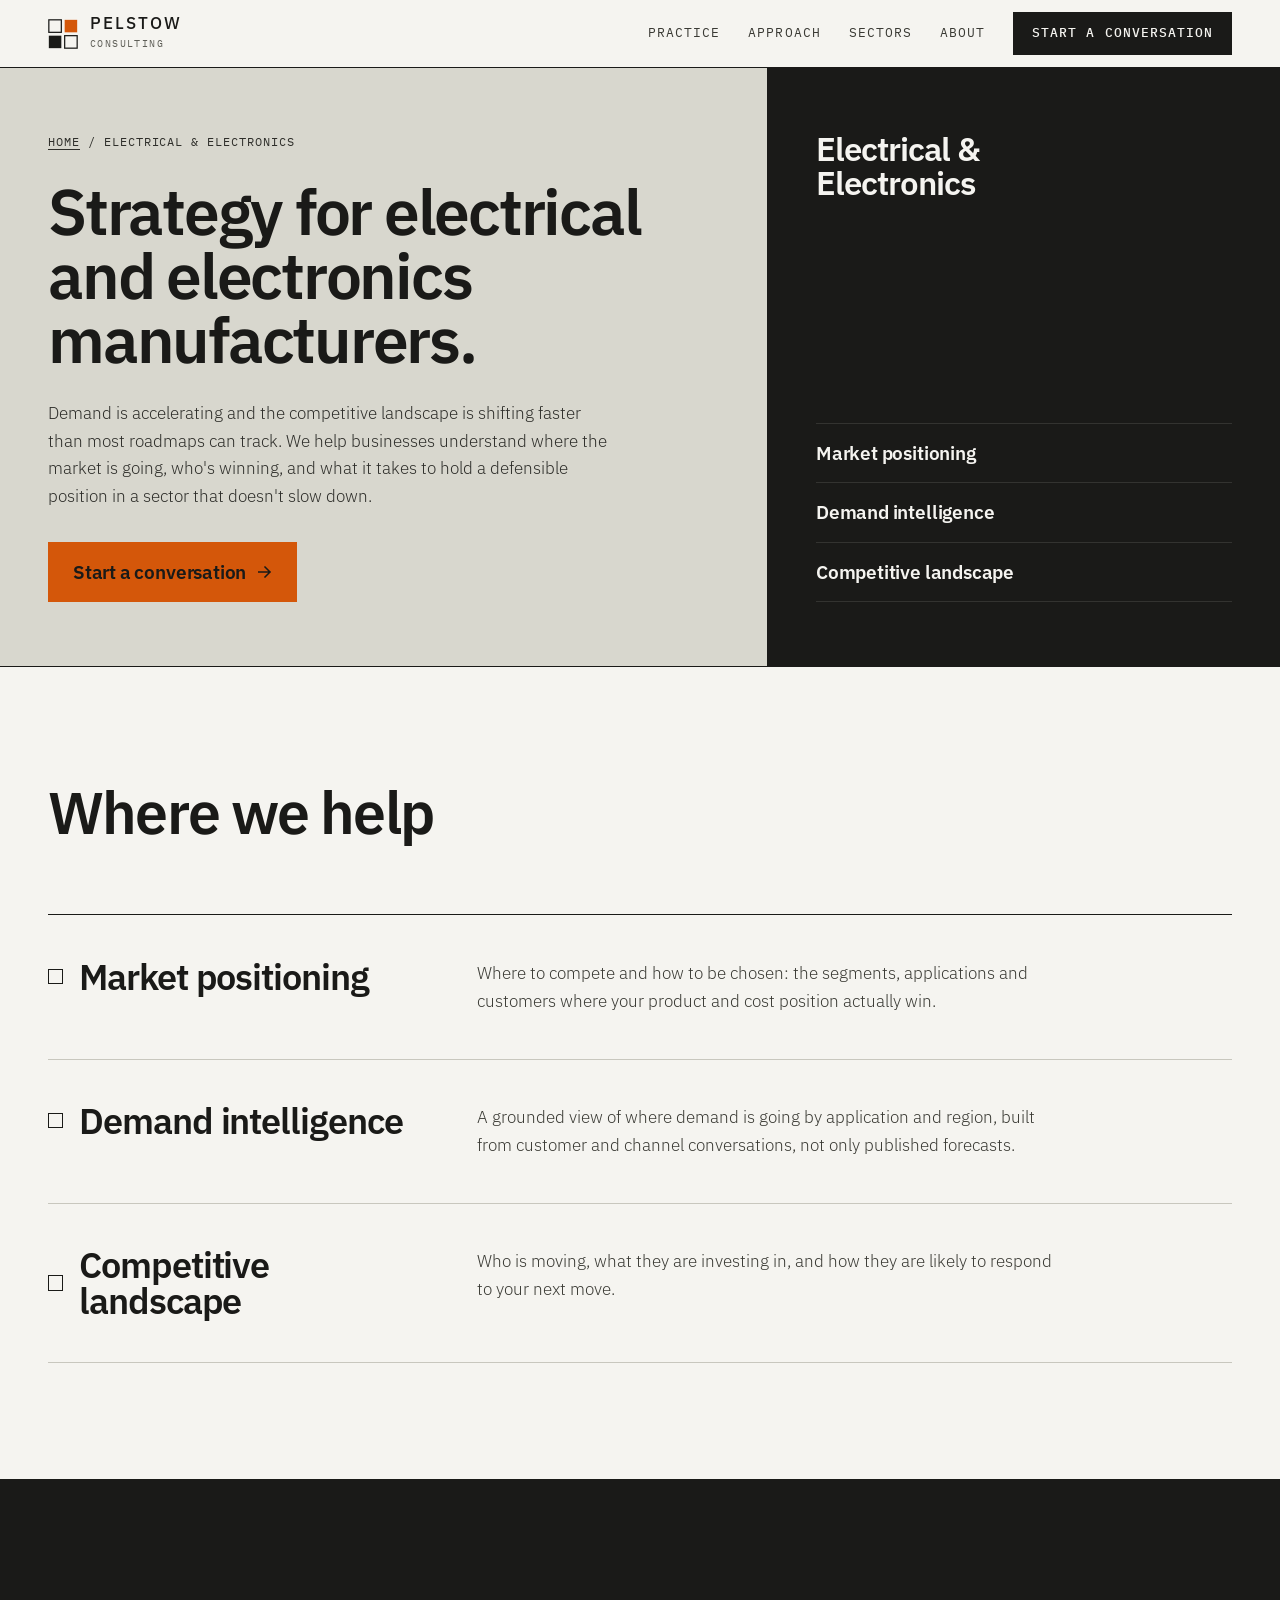
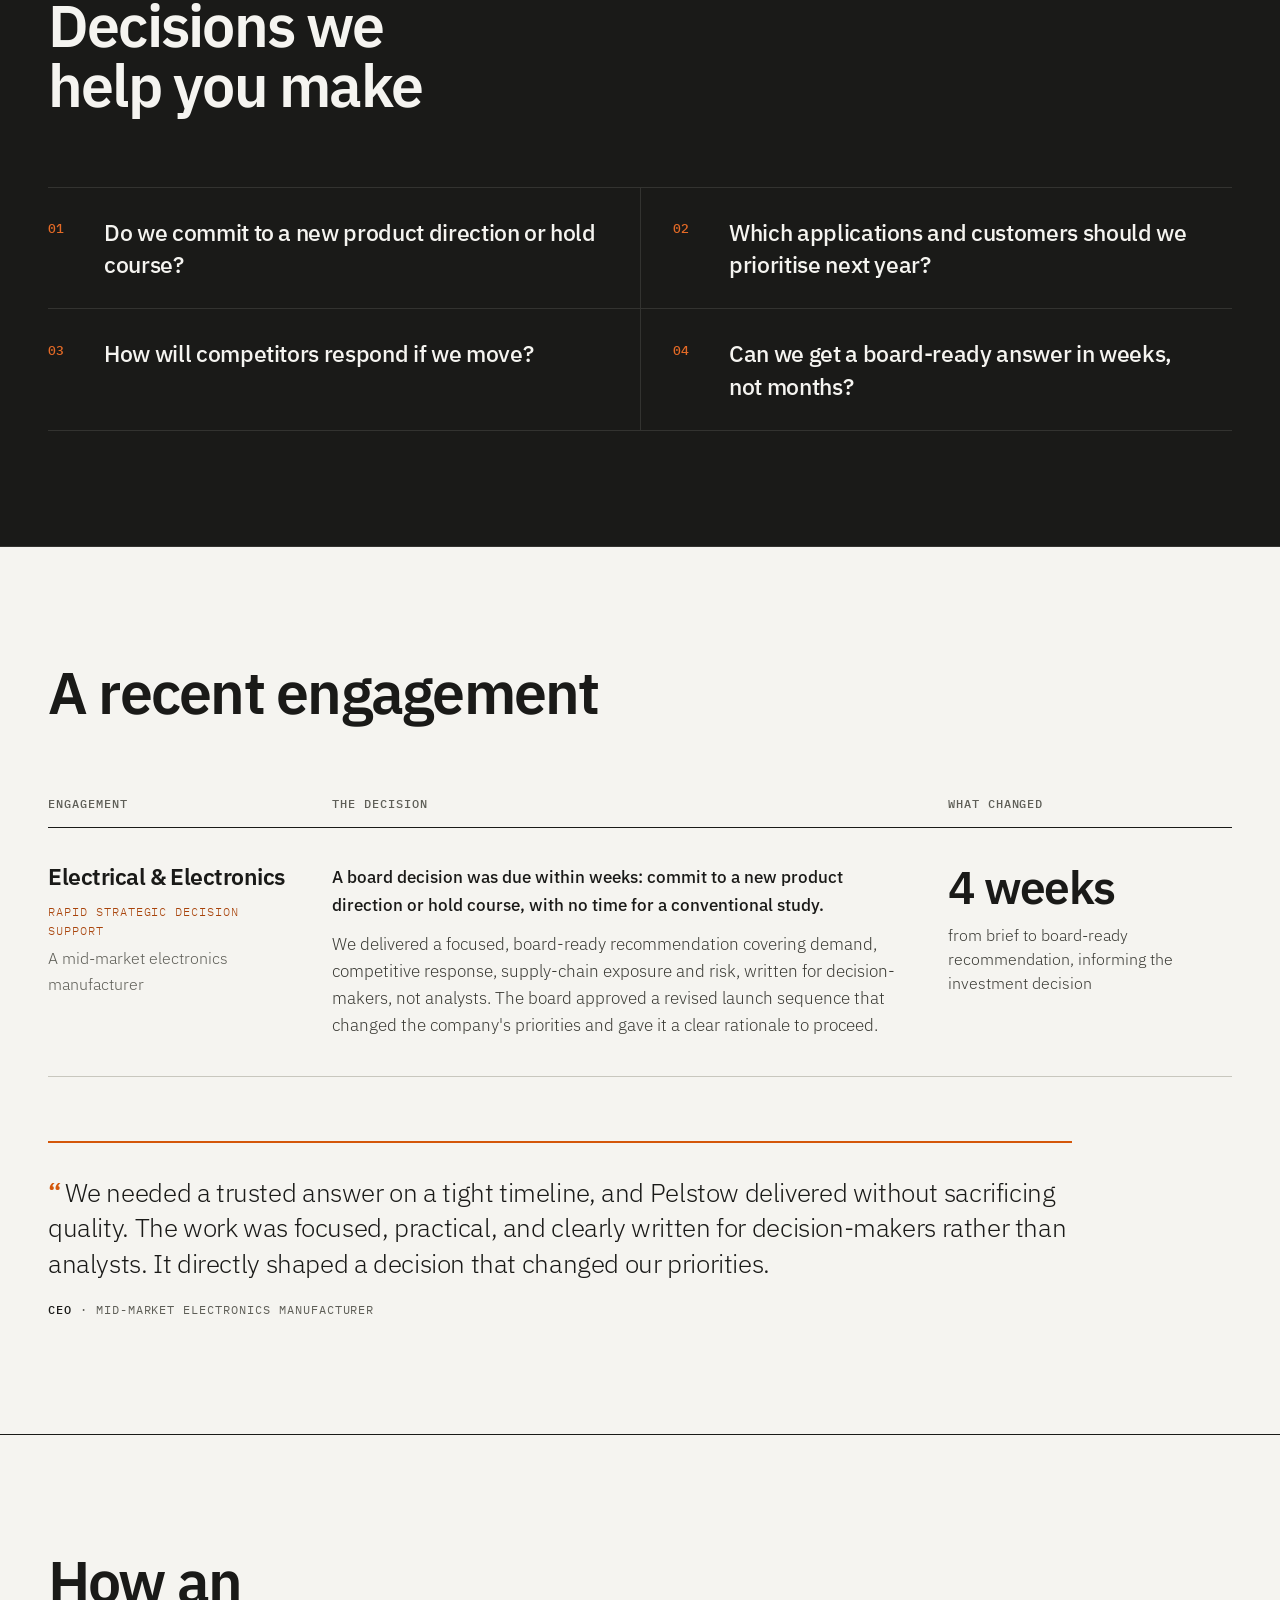
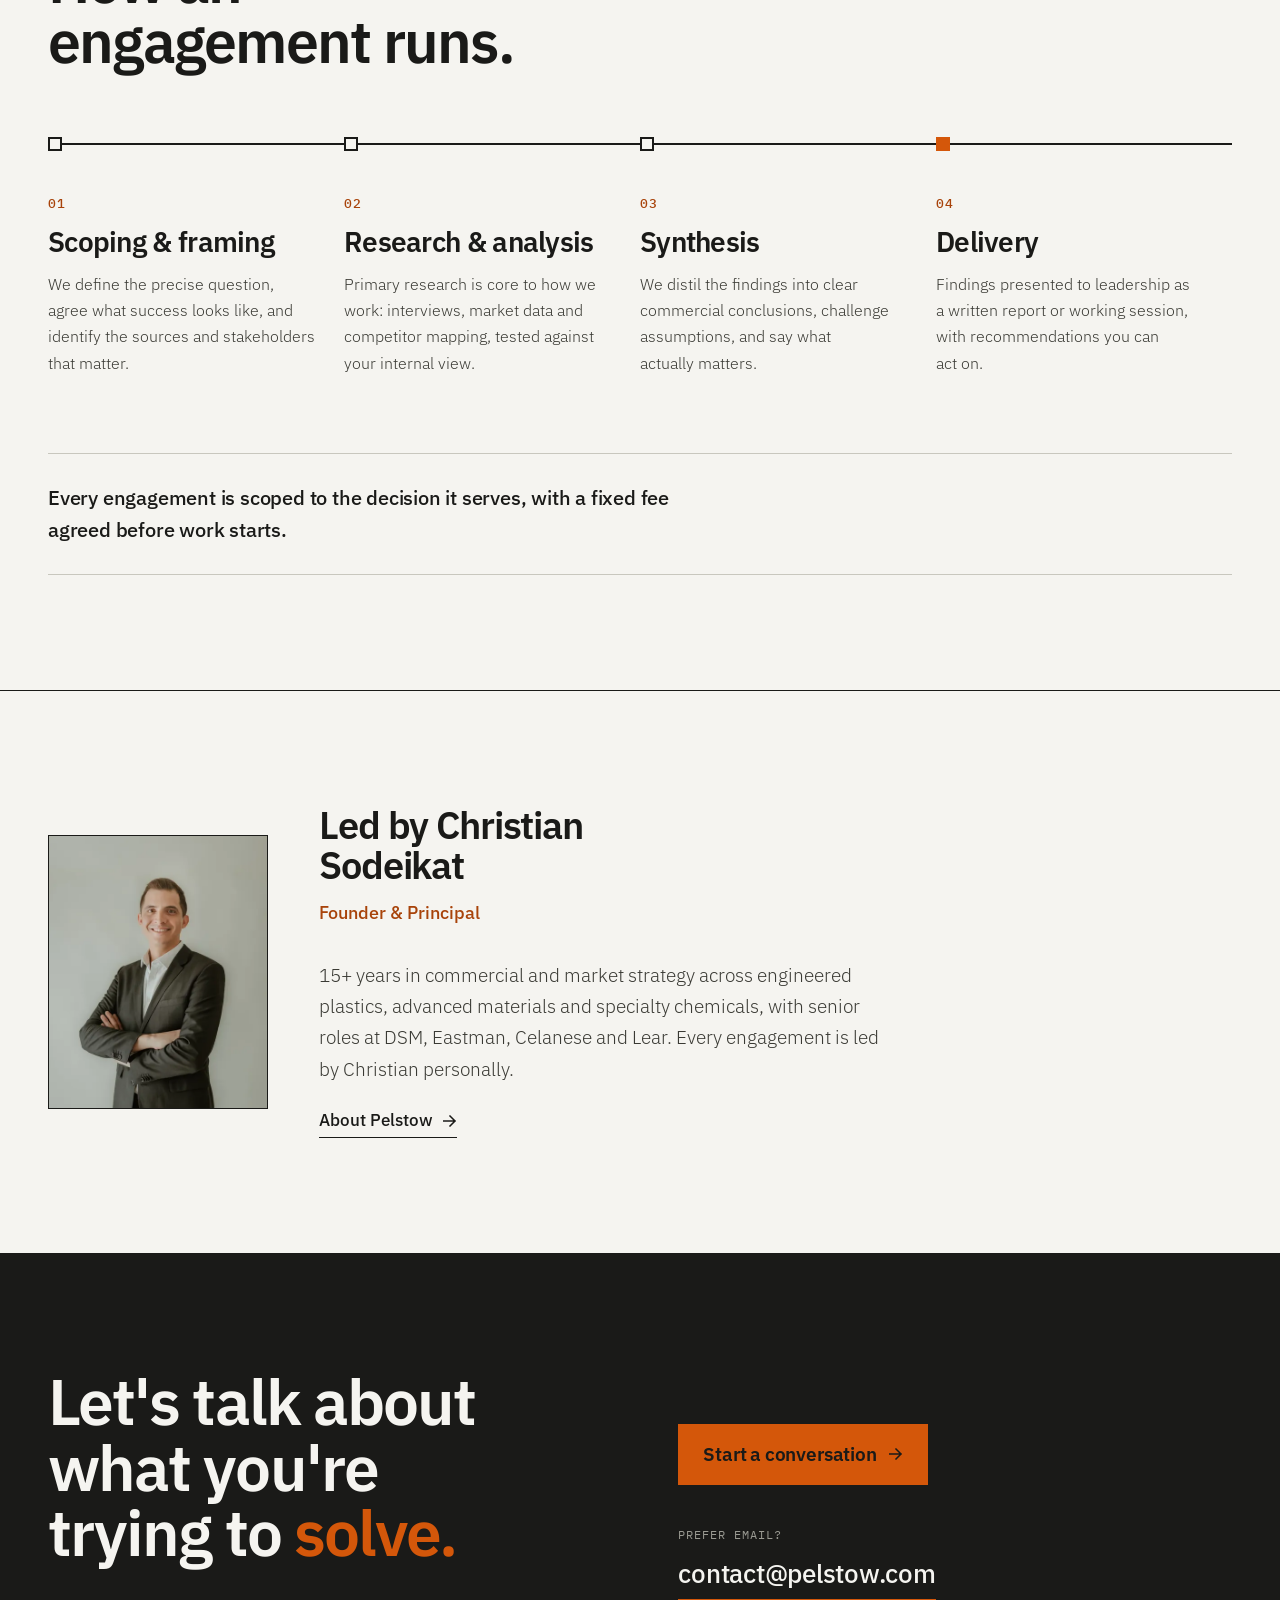
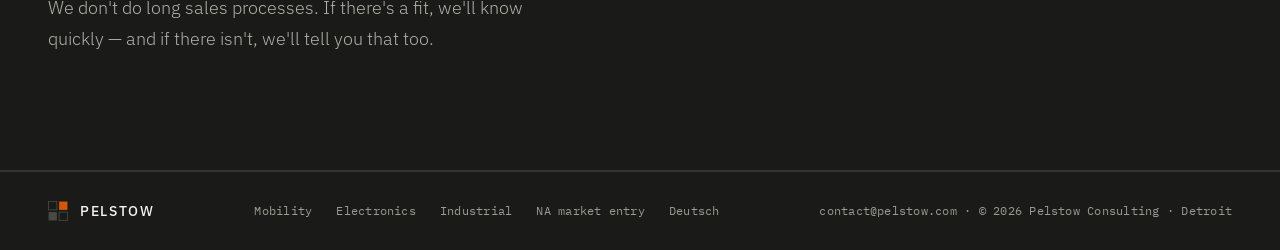
<file: electronics/index.html>
<!DOCTYPE html>
<html lang="en">
<head>
<meta charset="UTF-8">
<meta name="viewport" content="width=device-width, initial-scale=1.0">
<title>Strategy Consulting for Electrical &amp; Electronics Manufacturers | Pelstow</title>
<meta name="description" content="Market positioning, demand intelligence and fast board-ready decisions for mid-market electrical and electronics companies. Detroit-based boutique consultancy.">
<meta name="theme-color" content="#1A1A18">
<link rel="canonical" href="https://pelstow.com/electronics/">
<meta property="og:type" content="website">
<meta property="og:site_name" content="Pelstow">
<meta property="og:url" content="https://pelstow.com/electronics/">
<meta property="og:title" content="Strategy Consulting for Electrical &amp; Electronics Manufacturers | Pelstow">
<meta property="og:description" content="Market positioning, demand intelligence and fast board-ready decisions for mid-market electrical and electronics companies. Detroit-based boutique consultancy.">
<meta property="og:image" content="https://pelstow.com/og-image.png">
<meta property="og:image:width" content="1200">
<meta property="og:image:height" content="630">
<meta name="twitter:card" content="summary_large_image">
<meta name="twitter:image" content="https://pelstow.com/og-image.png">
<link rel="icon" type="image/svg+xml" href="data:image/svg+xml,<svg xmlns='http://www.w3.org/2000/svg' viewBox='0 0 36 36'><rect width='36' height='36' fill='%23F5F4F0'/><rect x='1' y='1' width='15' height='15' stroke='%231A1A18' stroke-width='2' fill='none'/><rect x='20' y='1' width='15' height='15' fill='%23D4570A'/><rect x='1' y='20' width='15' height='15' fill='%231A1A18'/><rect x='20' y='20' width='15' height='15' stroke='%231A1A18' stroke-width='2' fill='none'/></svg>">
<link rel="preconnect" href="https://fonts.googleapis.com">
<link rel="preconnect" href="https://fonts.gstatic.com" crossorigin>
<link href="https://fonts.googleapis.com/css2?family=IBM+Plex+Mono:wght@400;500&amp;family=IBM+Plex+Sans:wght@300;400;500;600&amp;display=swap" rel="stylesheet">
<link rel="stylesheet" href="/assets/site.css">
<link rel="stylesheet" href="/assets/pages.css">
<script type="application/ld+json">{"@context":"https://schema.org","@type":"BreadcrumbList","itemListElement":[{"@type":"ListItem","position":1,"name":"Home","item":"https://pelstow.com/"},{"@type":"ListItem","position":2,"name":"Electrical & Electronics","item":"https://pelstow.com/electronics/"}]}</script>
<script type="application/ld+json">{"@context":"https://schema.org","@type":"Service","name":"Electrical & Electronics","url":"https://pelstow.com/electronics/","description":"Market positioning, demand intelligence and fast board-ready decisions for mid-market electrical and electronics companies. Detroit-based boutique consultancy.","provider":{"@id":"https://pelstow.com/#org"},"areaServed":["US","CA","MX","DE","AT","CH"],"inLanguage":"en"}</script>
</head>
<body>
<a class="skip" href="#main">Skip to content</a>
<header class="nav">
  <a href="/" class="logo-lockup" aria-label="Pelstow, home">
    <svg width="30" height="30" viewBox="0 0 36 36" fill="none" aria-hidden="true"><rect x="1" y="1" width="15" height="15" stroke="#1A1A18" stroke-width="1.5"/><rect x="20" y="1" width="15" height="15" fill="#D4570A"/><rect x="1" y="20" width="15" height="15" fill="#1A1A18"/><rect x="20" y="20" width="15" height="15" stroke="#1A1A18" stroke-width="1.5"/></svg>
    <div><div class="logo-word">PELSTOW</div><div class="logo-sub">Consulting</div></div>
  </a>
  <nav class="nav-links" aria-label="Primary">
    <a href="/#services" class="nav-link">Practice</a>
    <a href="/#approach" class="nav-link">Approach</a>
    <a href="/#sectors" class="nav-link">Sectors</a>
    <a href="/#about" class="nav-link">About</a>
    <a href="#contact" class="nav-cta"><span class="cta-long">Start a conversation</span><span class="cta-short">Contact</span></a>
  </nav>
</header>
<main id="main">
<section class="p-hero p-obsidian" aria-labelledby="p-h1">
  <div class="p-band">
    <nav class="crumbs" aria-label="Breadcrumb"><a href="/">Home</a> <span aria-hidden="true">/</span> <span aria-current="page">Electrical &amp; Electronics</span></nav>
    <h1 class="p-h1" id="p-h1">Strategy for electrical and electronics manufacturers.</h1>
    <p class="p-lede">Demand is accelerating and the competitive landscape is shifting faster than most roadmaps can track. We help businesses understand where the market is going, who's winning, and what it takes to hold a defensible position in a sector that doesn't slow down.</p>
    <a href="#contact" class="btn">Start a conversation <svg class="arr" viewBox="0 0 14 12" aria-hidden="true"><path d="M0 6h12M7 1l5 5-5 5"/></svg></a>
  </div>
  <div class="p-field">
    <p class="p-field-h">Electrical &amp; Electronics</p>
    <ul class="p-tags"><li>Market positioning</li><li>Demand intelligence</li><li>Competitive landscape</li></ul>
  </div>
</section>

<section class="sec" aria-labelledby="help-h">
  <div class="sec-head"><h2 class="h2" id="help-h">Where we help</h2></div>
  <ul class="rows p-rows"><li class="row"><h3 class="row-name">Market positioning</h3><p class="row-desc">Where to compete and how to be chosen: the segments, applications and customers where your product and cost position actually win.</p></li><li class="row"><h3 class="row-name">Demand intelligence</h3><p class="row-desc">A grounded view of where demand is going by application and region, built from customer and channel conversations, not only published forecasts.</p></li><li class="row"><h3 class="row-name">Competitive landscape</h3><p class="row-desc">Who is moving, what they are investing in, and how they are likely to respond to your next move.</p></li></ul>
</section>

<section class="sec dark" aria-labelledby="q-h">
  <div class="sec-head"><h2 class="h2" id="q-h">Decisions we help you make</h2></div>
  <ol class="p-qs"><li>Do we commit to a new product direction or hold course?</li><li>Which applications and customers should we prioritise next year?</li><li>How will competitors respond if we move?</li><li>Can we get a board-ready answer in weeks, not months?</li></ol>
</section>
<section class="sec" aria-labelledby="case-h">
  <div class="sec-head"><h2 class="h2" id="case-h">A recent engagement</h2></div>
  <table class="ledger">
    <colgroup><col class="c1"><col><col class="c3"></colgroup>
    <thead><tr><th scope="col">Engagement</th><th scope="col">The decision</th><th scope="col">What changed</th></tr></thead>
    <tbody><tr>
      <th scope="row" class="l-sector"><span class="l-sec">Electrical &amp; Electronics</span><span class="l-type">Rapid strategic decision support</span><span class="l-client">A mid-market electronics manufacturer</span></th>
      <td data-label="The decision"><p class="l-q">A board decision was due within weeks: commit to a new product direction or hold course, with no time for a conventional study.</p><p>We delivered a focused, board-ready recommendation covering demand, competitive response, supply-chain exposure and risk, written for decision-makers, not analysts. The board approved a revised launch sequence that changed the company's priorities and gave it a clear rationale to proceed.</p></td>
      <td class="out" data-label="What changed"><b>4 weeks</b><span>from brief to board-ready recommendation, informing the investment decision</span></td>
    </tr></tbody>
  </table>
  <figure class="p-quote"><blockquote>We needed a trusted answer on a tight timeline, and Pelstow delivered without sacrificing quality. The work was focused, practical, and clearly written for decision-makers rather than analysts. It directly shaped a decision that changed our priorities.</blockquote><figcaption><cite><b>CEO</b> · Mid-market electronics manufacturer</cite></figcaption></figure>
</section>

<section class="sec" aria-labelledby="proc-h">
  <div class="sec-head"><h2 class="h2" id="proc-h">How an engagement runs.</h2></div>
  <ol class="steps"><li class="step"><span class="step-n">01</span><h3 class="step-h">Scoping &amp; framing</h3><p class="step-p">We define the precise question, agree what success looks like, and identify the sources and stakeholders that matter.</p></li><li class="step"><span class="step-n">02</span><h3 class="step-h">Research &amp; analysis</h3><p class="step-p">Primary research is core to how we work: interviews, market data and competitor mapping, tested against your internal view.</p></li><li class="step"><span class="step-n">03</span><h3 class="step-h">Synthesis</h3><p class="step-p">We distil the findings into clear commercial conclusions, challenge assumptions, and say what actually matters.</p></li><li class="step"><span class="step-n">04</span><h3 class="step-h">Delivery</h3><p class="step-p">Findings presented to leadership as a written report or working session, with recommendations you can act on.</p></li></ol>
  <div class="terms"><p>Every engagement is scoped to the decision it serves, with a fixed fee agreed before work starts.</p></div>
</section>

<section class="sec p-who" aria-labelledby="who-h">
  <img src="/christian-sodeikat-480.webp" width="480" height="600" alt="Christian Sodeikat" loading="lazy" decoding="async">
  <div>
    <h2 class="h2" id="who-h">Led by Christian Sodeikat</h2>
    <p class="f-role">Founder &amp; Principal</p>
    <p class="f-bio">15+ years in commercial and market strategy across engineered plastics, advanced materials and specialty chemicals, with senior roles at DSM, Eastman, Celanese and Lear. Every engagement is led by Christian personally.</p>
    <a href="/#about" class="link">About Pelstow <svg class="arr" viewBox="0 0 14 12" aria-hidden="true"><path d="M0 6h12M7 1l5 5-5 5"/></svg></a>
  </div>
</section>

<section class="sec dark" id="contact" aria-labelledby="ct-h">
  <div class="contact">
    <div>
      <h2 class="ct-h" id="ct-h">Let's talk about what you're trying to <em>solve.</em></h2>
      <p class="ct-body">We don't do long sales processes. If there's a fit, we'll know quickly — and if there isn't, we'll tell you that too.</p>
    </div>
    <div class="p-ct">
      <a href="/#contact" class="btn">Start a conversation <svg class="arr" viewBox="0 0 14 12" aria-hidden="true"><path d="M0 6h12M7 1l5 5-5 5"/></svg></a>
      <p class="ct-sub">Prefer email?</p>
      <a class="ct-mail" href="mailto:contact@pelstow.com">contact@pelstow.com</a>
    </div>
  </div>
</section>
</main>

<footer>
  <a href="/" class="logo-lockup" aria-label="Pelstow, home"><svg width="20" height="20" viewBox="0 0 36 36" fill="none" aria-hidden="true"><rect x="1" y="1" width="15" height="15" stroke="#4A4A44" stroke-width="1.5"/><rect x="20" y="1" width="15" height="15" fill="#D4570A"/><rect x="1" y="20" width="15" height="15" fill="#4A4A44"/><rect x="20" y="20" width="15" height="15" stroke="#4A4A44" stroke-width="1.5"/></svg><span class="ft-logo">PELSTOW</span></a>
  <nav aria-label="Footer"><a href="/mobility/">Mobility</a><a href="/electronics/">Electronics</a><a href="/industrial/">Industrial</a><a href="/north-america-market-entry/">NA market entry</a><a href="/de/markteintritt-nordamerika/">Deutsch</a></nav>
  <span><a href="mailto:contact@pelstow.com">contact@pelstow.com</a> · © 2026 Pelstow Consulting · Detroit</span>
</footer>
<script>if(!navigator.webdriver)document.documentElement.classList.add('motion');</script>
</body>
</html>
</file>
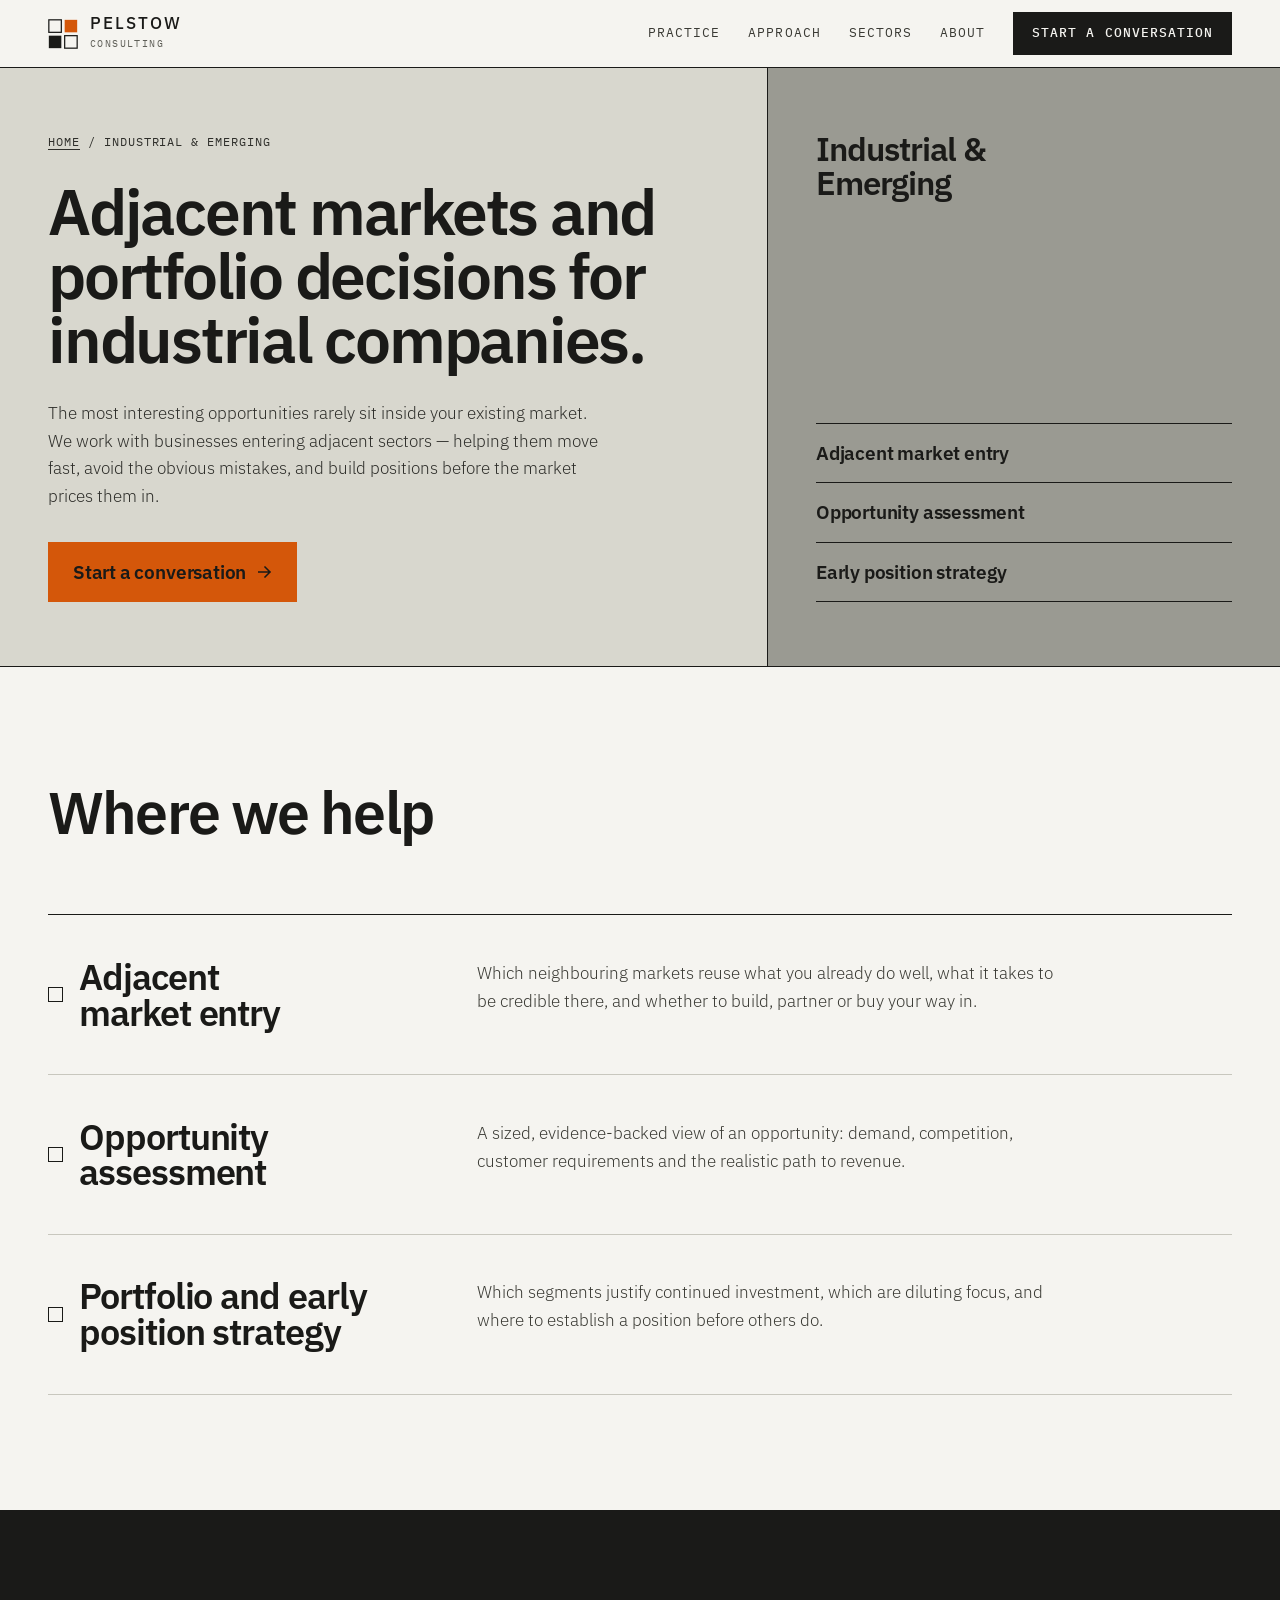
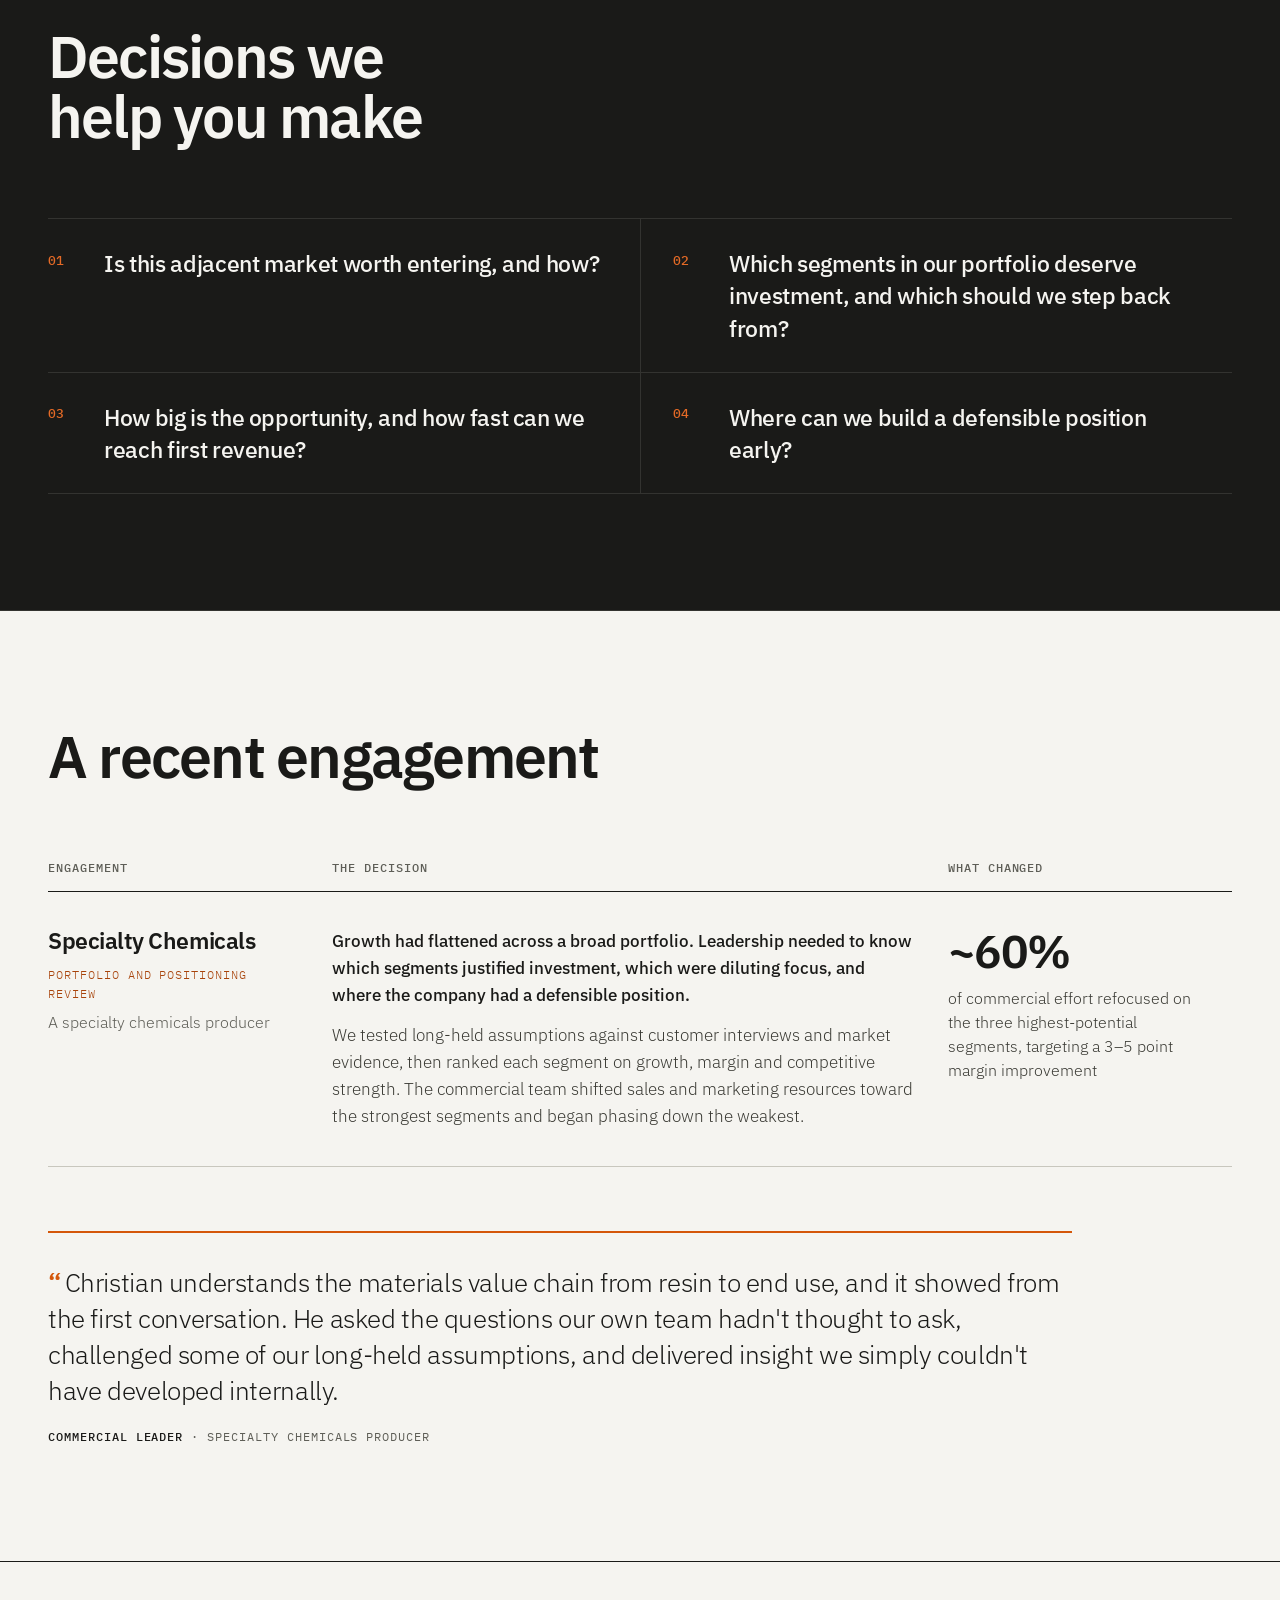
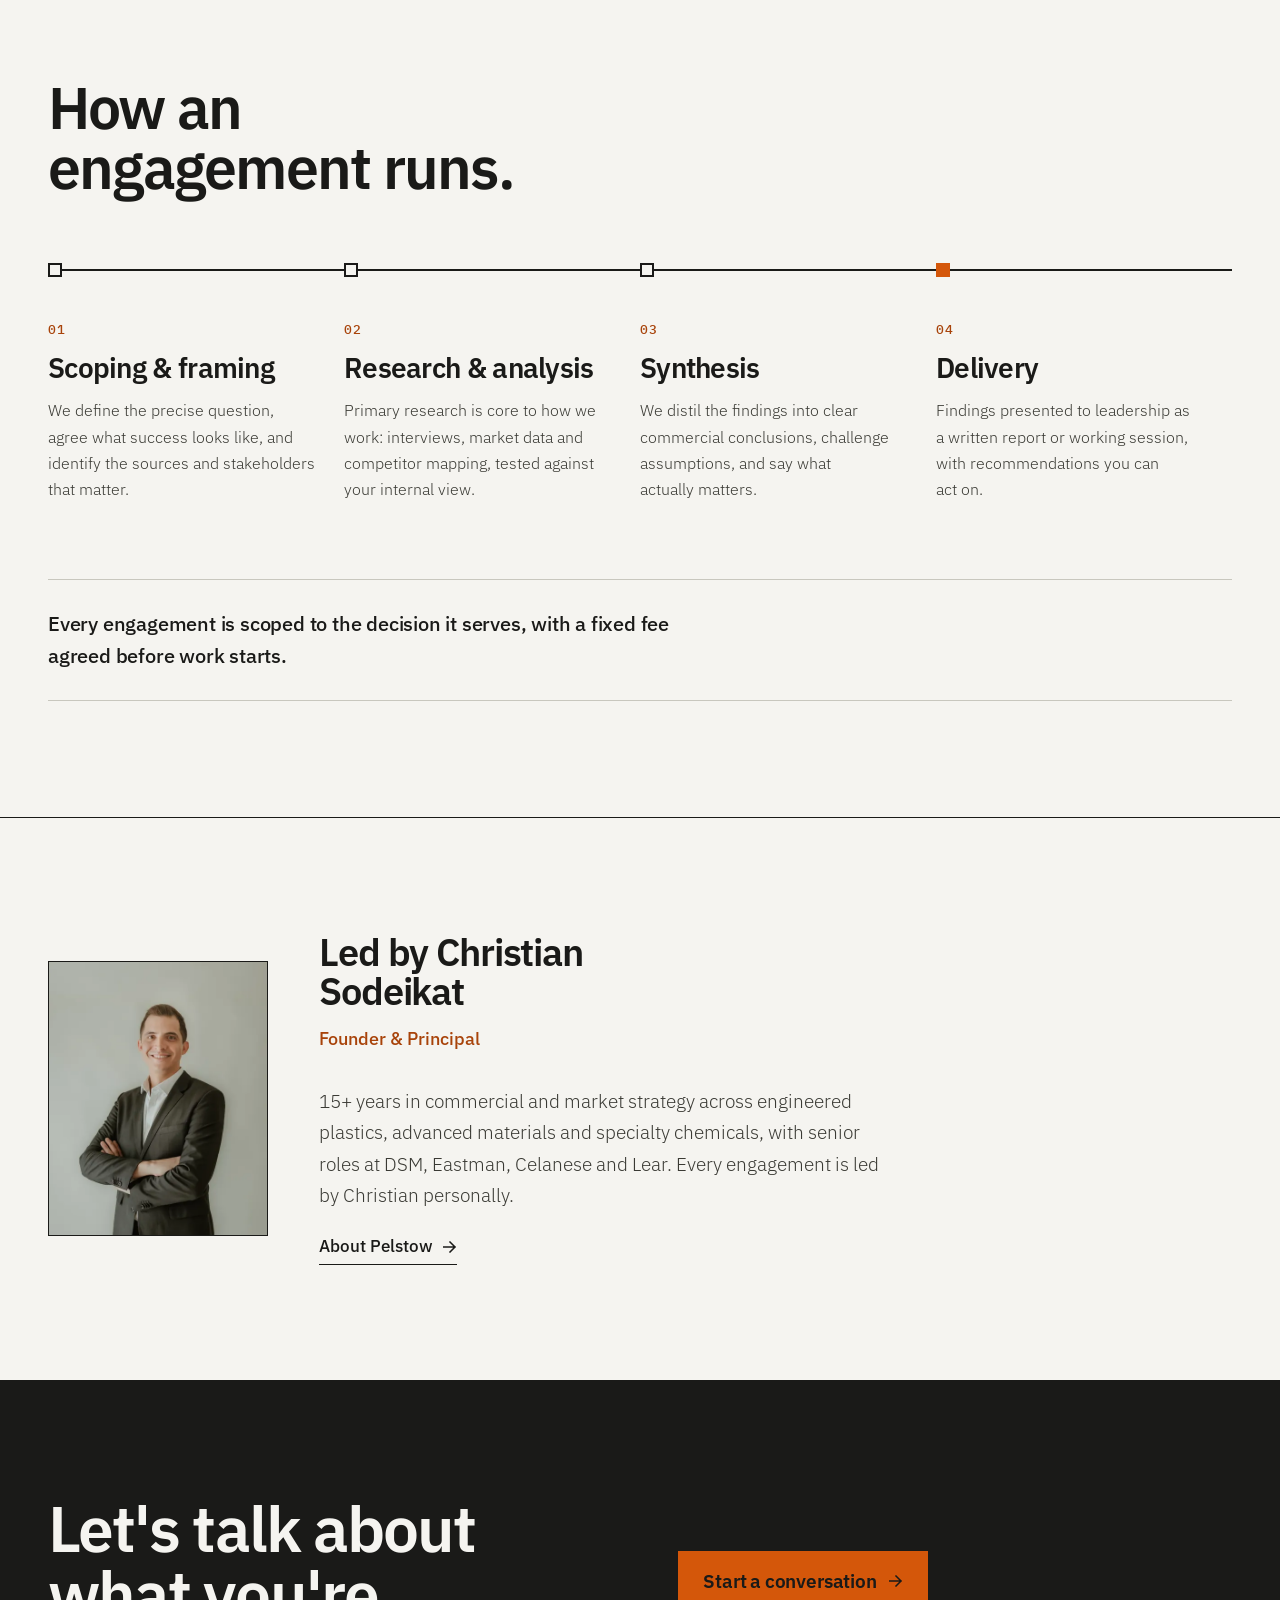
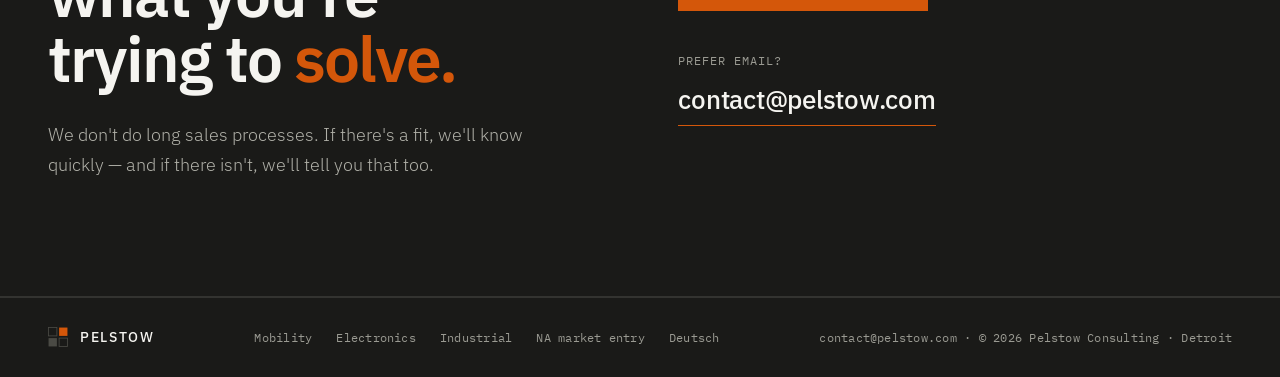
<file: industrial/index.html>
<!DOCTYPE html>
<html lang="en">
<head>
<meta charset="UTF-8">
<meta name="viewport" content="width=device-width, initial-scale=1.0">
<title>Adjacent Market Entry &amp; Portfolio Strategy for Industrial Companies | Pelstow</title>
<meta name="description" content="Opportunity assessment, adjacent market entry and portfolio decisions for mid-market industrial, materials and specialty chemicals companies.">
<meta name="theme-color" content="#1A1A18">
<link rel="canonical" href="https://pelstow.com/industrial/">
<meta property="og:type" content="website">
<meta property="og:site_name" content="Pelstow">
<meta property="og:url" content="https://pelstow.com/industrial/">
<meta property="og:title" content="Adjacent Market Entry &amp; Portfolio Strategy for Industrial Companies | Pelstow">
<meta property="og:description" content="Opportunity assessment, adjacent market entry and portfolio decisions for mid-market industrial, materials and specialty chemicals companies.">
<meta property="og:image" content="https://pelstow.com/og-image.png">
<meta property="og:image:width" content="1200">
<meta property="og:image:height" content="630">
<meta name="twitter:card" content="summary_large_image">
<meta name="twitter:image" content="https://pelstow.com/og-image.png">
<link rel="icon" type="image/svg+xml" href="data:image/svg+xml,<svg xmlns='http://www.w3.org/2000/svg' viewBox='0 0 36 36'><rect width='36' height='36' fill='%23F5F4F0'/><rect x='1' y='1' width='15' height='15' stroke='%231A1A18' stroke-width='2' fill='none'/><rect x='20' y='1' width='15' height='15' fill='%23D4570A'/><rect x='1' y='20' width='15' height='15' fill='%231A1A18'/><rect x='20' y='20' width='15' height='15' stroke='%231A1A18' stroke-width='2' fill='none'/></svg>">
<link rel="preconnect" href="https://fonts.googleapis.com">
<link rel="preconnect" href="https://fonts.gstatic.com" crossorigin>
<link href="https://fonts.googleapis.com/css2?family=IBM+Plex+Mono:wght@400;500&amp;family=IBM+Plex+Sans:wght@300;400;500;600&amp;display=swap" rel="stylesheet">
<link rel="stylesheet" href="/assets/site.css">
<link rel="stylesheet" href="/assets/pages.css">
<script type="application/ld+json">{"@context":"https://schema.org","@type":"BreadcrumbList","itemListElement":[{"@type":"ListItem","position":1,"name":"Home","item":"https://pelstow.com/"},{"@type":"ListItem","position":2,"name":"Industrial & Emerging","item":"https://pelstow.com/industrial/"}]}</script>
<script type="application/ld+json">{"@context":"https://schema.org","@type":"Service","name":"Industrial & Emerging","url":"https://pelstow.com/industrial/","description":"Opportunity assessment, adjacent market entry and portfolio decisions for mid-market industrial, materials and specialty chemicals companies.","provider":{"@id":"https://pelstow.com/#org"},"areaServed":["US","CA","MX","DE","AT","CH"],"inLanguage":"en"}</script>
</head>
<body>
<a class="skip" href="#main">Skip to content</a>
<header class="nav">
  <a href="/" class="logo-lockup" aria-label="Pelstow, home">
    <svg width="30" height="30" viewBox="0 0 36 36" fill="none" aria-hidden="true"><rect x="1" y="1" width="15" height="15" stroke="#1A1A18" stroke-width="1.5"/><rect x="20" y="1" width="15" height="15" fill="#D4570A"/><rect x="1" y="20" width="15" height="15" fill="#1A1A18"/><rect x="20" y="20" width="15" height="15" stroke="#1A1A18" stroke-width="1.5"/></svg>
    <div><div class="logo-word">PELSTOW</div><div class="logo-sub">Consulting</div></div>
  </a>
  <nav class="nav-links" aria-label="Primary">
    <a href="/#services" class="nav-link">Practice</a>
    <a href="/#approach" class="nav-link">Approach</a>
    <a href="/#sectors" class="nav-link">Sectors</a>
    <a href="/#about" class="nav-link">About</a>
    <a href="#contact" class="nav-cta"><span class="cta-long">Start a conversation</span><span class="cta-short">Contact</span></a>
  </nav>
</header>
<main id="main">
<section class="p-hero p-grey" aria-labelledby="p-h1">
  <div class="p-band">
    <nav class="crumbs" aria-label="Breadcrumb"><a href="/">Home</a> <span aria-hidden="true">/</span> <span aria-current="page">Industrial &amp; Emerging</span></nav>
    <h1 class="p-h1" id="p-h1">Adjacent markets and portfolio decisions for industrial companies.</h1>
    <p class="p-lede">The most interesting opportunities rarely sit inside your existing market. We work with businesses entering adjacent sectors — helping them move fast, avoid the obvious mistakes, and build positions before the market prices them in.</p>
    <a href="#contact" class="btn">Start a conversation <svg class="arr" viewBox="0 0 14 12" aria-hidden="true"><path d="M0 6h12M7 1l5 5-5 5"/></svg></a>
  </div>
  <div class="p-field">
    <p class="p-field-h">Industrial &amp; Emerging</p>
    <ul class="p-tags"><li>Adjacent market entry</li><li>Opportunity assessment</li><li>Early position strategy</li></ul>
  </div>
</section>

<section class="sec" aria-labelledby="help-h">
  <div class="sec-head"><h2 class="h2" id="help-h">Where we help</h2></div>
  <ul class="rows p-rows"><li class="row"><h3 class="row-name">Adjacent market entry</h3><p class="row-desc">Which neighbouring markets reuse what you already do well, what it takes to be credible there, and whether to build, partner or buy your way in.</p></li><li class="row"><h3 class="row-name">Opportunity assessment</h3><p class="row-desc">A sized, evidence-backed view of an opportunity: demand, competition, customer requirements and the realistic path to revenue.</p></li><li class="row"><h3 class="row-name">Portfolio and early position strategy</h3><p class="row-desc">Which segments justify continued investment, which are diluting focus, and where to establish a position before others do.</p></li></ul>
</section>

<section class="sec dark" aria-labelledby="q-h">
  <div class="sec-head"><h2 class="h2" id="q-h">Decisions we help you make</h2></div>
  <ol class="p-qs"><li>Is this adjacent market worth entering, and how?</li><li>Which segments in our portfolio deserve investment, and which should we step back from?</li><li>How big is the opportunity, and how fast can we reach first revenue?</li><li>Where can we build a defensible position early?</li></ol>
</section>
<section class="sec" aria-labelledby="case-h">
  <div class="sec-head"><h2 class="h2" id="case-h">A recent engagement</h2></div>
  <table class="ledger">
    <colgroup><col class="c1"><col><col class="c3"></colgroup>
    <thead><tr><th scope="col">Engagement</th><th scope="col">The decision</th><th scope="col">What changed</th></tr></thead>
    <tbody><tr>
      <th scope="row" class="l-sector"><span class="l-sec">Specialty Chemicals</span><span class="l-type">Portfolio and positioning review</span><span class="l-client">A specialty chemicals producer</span></th>
      <td data-label="The decision"><p class="l-q">Growth had flattened across a broad portfolio. Leadership needed to know which segments justified investment, which were diluting focus, and where the company had a defensible position.</p><p>We tested long-held assumptions against customer interviews and market evidence, then ranked each segment on growth, margin and competitive strength. The commercial team shifted sales and marketing resources toward the strongest segments and began phasing down the weakest.</p></td>
      <td class="out" data-label="What changed"><b>~60%</b><span>of commercial effort refocused on the three highest-potential segments, targeting a 3–5 point margin improvement</span></td>
    </tr></tbody>
  </table>
  <figure class="p-quote"><blockquote>Christian understands the materials value chain from resin to end use, and it showed from the first conversation. He asked the questions our own team hadn't thought to ask, challenged some of our long-held assumptions, and delivered insight we simply couldn't have developed internally.</blockquote><figcaption><cite><b>Commercial Leader</b> · Specialty chemicals producer</cite></figcaption></figure>
</section>

<section class="sec" aria-labelledby="proc-h">
  <div class="sec-head"><h2 class="h2" id="proc-h">How an engagement runs.</h2></div>
  <ol class="steps"><li class="step"><span class="step-n">01</span><h3 class="step-h">Scoping &amp; framing</h3><p class="step-p">We define the precise question, agree what success looks like, and identify the sources and stakeholders that matter.</p></li><li class="step"><span class="step-n">02</span><h3 class="step-h">Research &amp; analysis</h3><p class="step-p">Primary research is core to how we work: interviews, market data and competitor mapping, tested against your internal view.</p></li><li class="step"><span class="step-n">03</span><h3 class="step-h">Synthesis</h3><p class="step-p">We distil the findings into clear commercial conclusions, challenge assumptions, and say what actually matters.</p></li><li class="step"><span class="step-n">04</span><h3 class="step-h">Delivery</h3><p class="step-p">Findings presented to leadership as a written report or working session, with recommendations you can act on.</p></li></ol>
  <div class="terms"><p>Every engagement is scoped to the decision it serves, with a fixed fee agreed before work starts.</p></div>
</section>

<section class="sec p-who" aria-labelledby="who-h">
  <img src="/christian-sodeikat-480.webp" width="480" height="600" alt="Christian Sodeikat" loading="lazy" decoding="async">
  <div>
    <h2 class="h2" id="who-h">Led by Christian Sodeikat</h2>
    <p class="f-role">Founder &amp; Principal</p>
    <p class="f-bio">15+ years in commercial and market strategy across engineered plastics, advanced materials and specialty chemicals, with senior roles at DSM, Eastman, Celanese and Lear. Every engagement is led by Christian personally.</p>
    <a href="/#about" class="link">About Pelstow <svg class="arr" viewBox="0 0 14 12" aria-hidden="true"><path d="M0 6h12M7 1l5 5-5 5"/></svg></a>
  </div>
</section>

<section class="sec dark" id="contact" aria-labelledby="ct-h">
  <div class="contact">
    <div>
      <h2 class="ct-h" id="ct-h">Let's talk about what you're trying to <em>solve.</em></h2>
      <p class="ct-body">We don't do long sales processes. If there's a fit, we'll know quickly — and if there isn't, we'll tell you that too.</p>
    </div>
    <div class="p-ct">
      <a href="/#contact" class="btn">Start a conversation <svg class="arr" viewBox="0 0 14 12" aria-hidden="true"><path d="M0 6h12M7 1l5 5-5 5"/></svg></a>
      <p class="ct-sub">Prefer email?</p>
      <a class="ct-mail" href="mailto:contact@pelstow.com">contact@pelstow.com</a>
    </div>
  </div>
</section>
</main>

<footer>
  <a href="/" class="logo-lockup" aria-label="Pelstow, home"><svg width="20" height="20" viewBox="0 0 36 36" fill="none" aria-hidden="true"><rect x="1" y="1" width="15" height="15" stroke="#4A4A44" stroke-width="1.5"/><rect x="20" y="1" width="15" height="15" fill="#D4570A"/><rect x="1" y="20" width="15" height="15" fill="#4A4A44"/><rect x="20" y="20" width="15" height="15" stroke="#4A4A44" stroke-width="1.5"/></svg><span class="ft-logo">PELSTOW</span></a>
  <nav aria-label="Footer"><a href="/mobility/">Mobility</a><a href="/electronics/">Electronics</a><a href="/industrial/">Industrial</a><a href="/north-america-market-entry/">NA market entry</a><a href="/de/markteintritt-nordamerika/">Deutsch</a></nav>
  <span><a href="mailto:contact@pelstow.com">contact@pelstow.com</a> · © 2026 Pelstow Consulting · Detroit</span>
</footer>
<script>if(!navigator.webdriver)document.documentElement.classList.add('motion');</script>
</body>
</html>
</file>
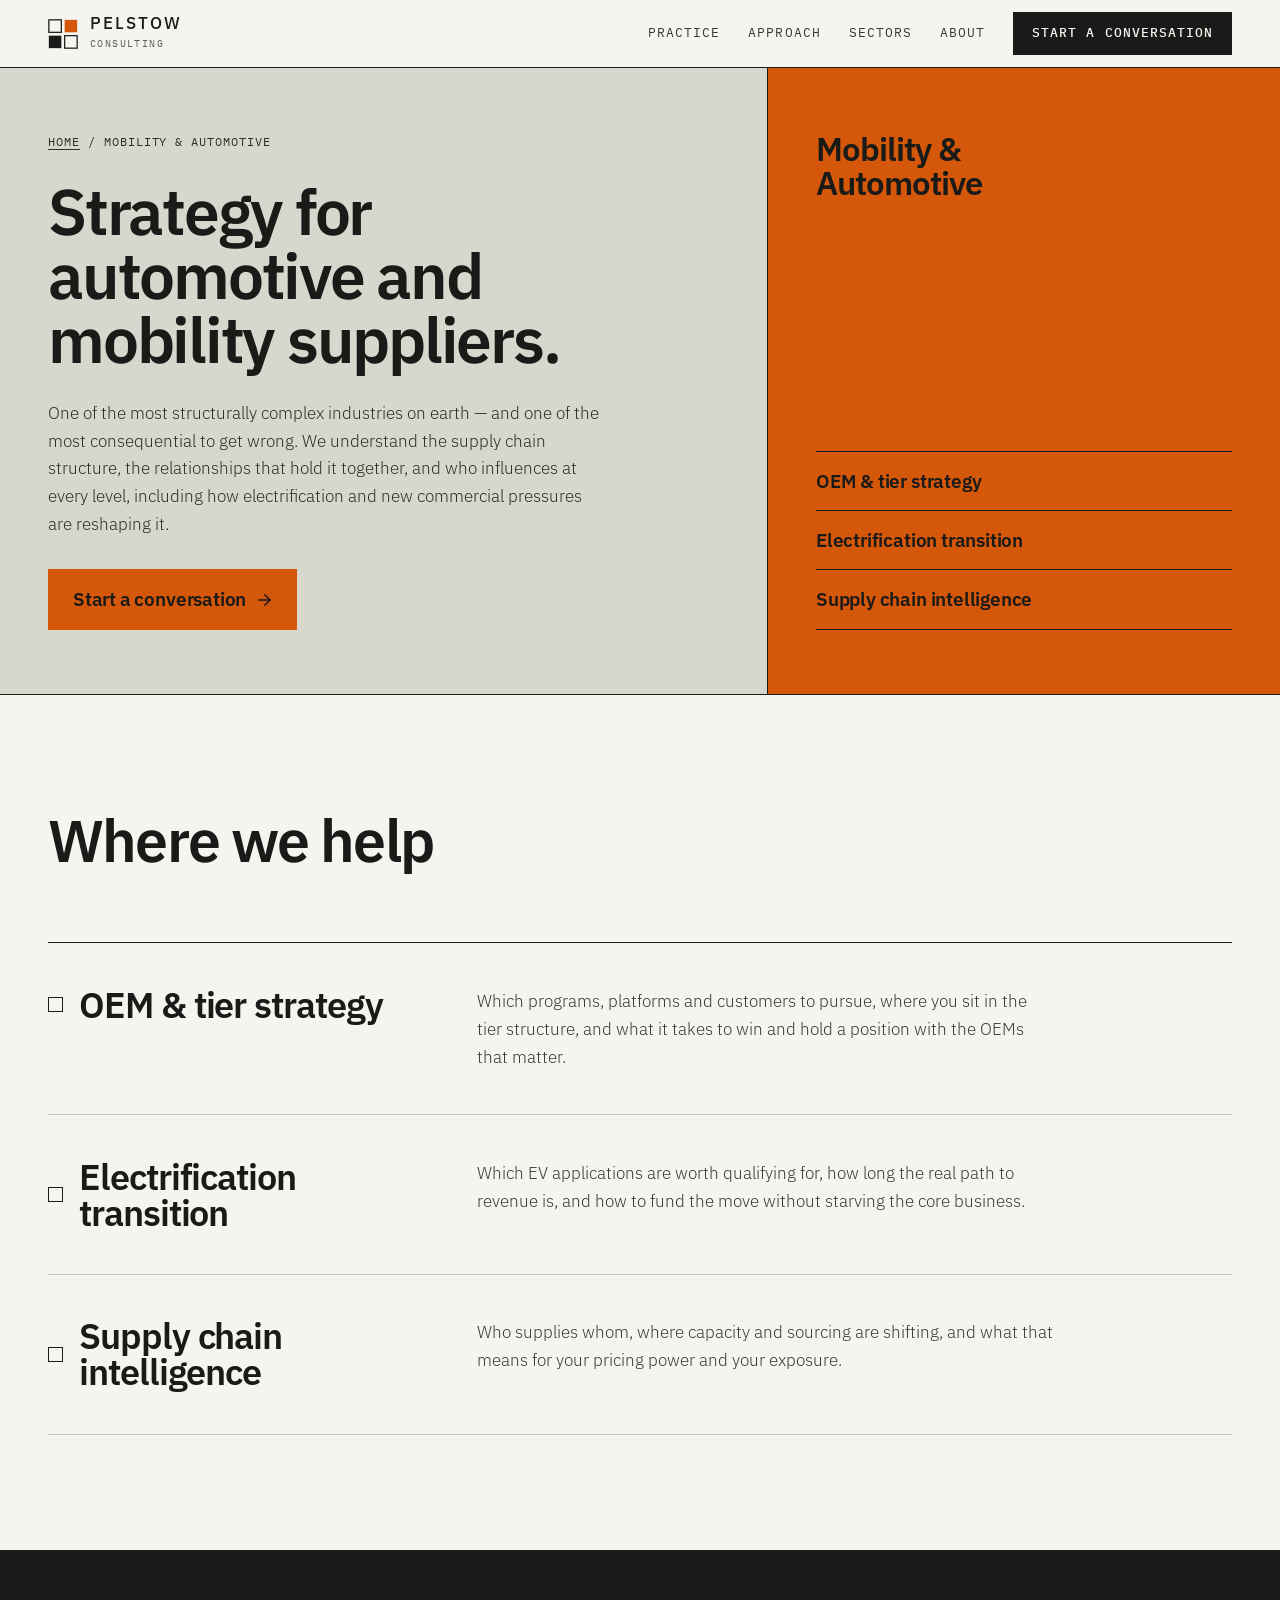
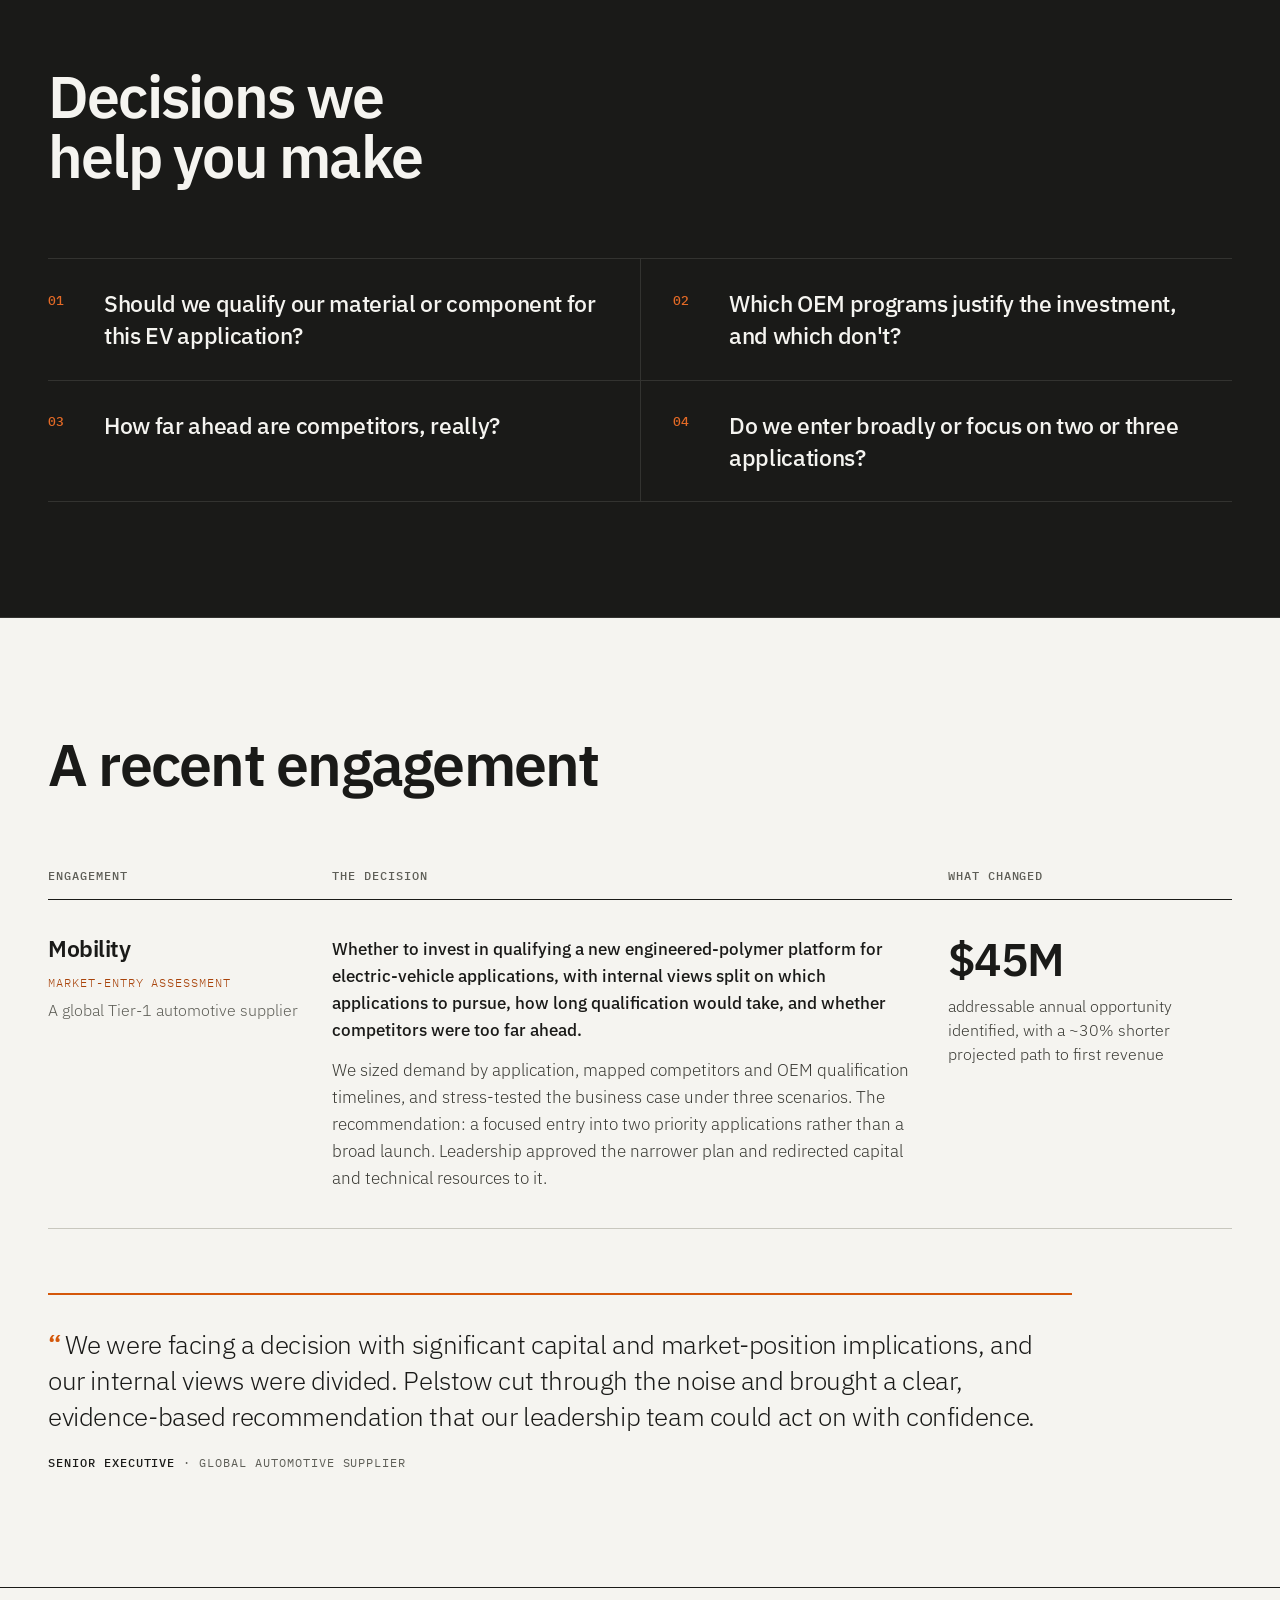
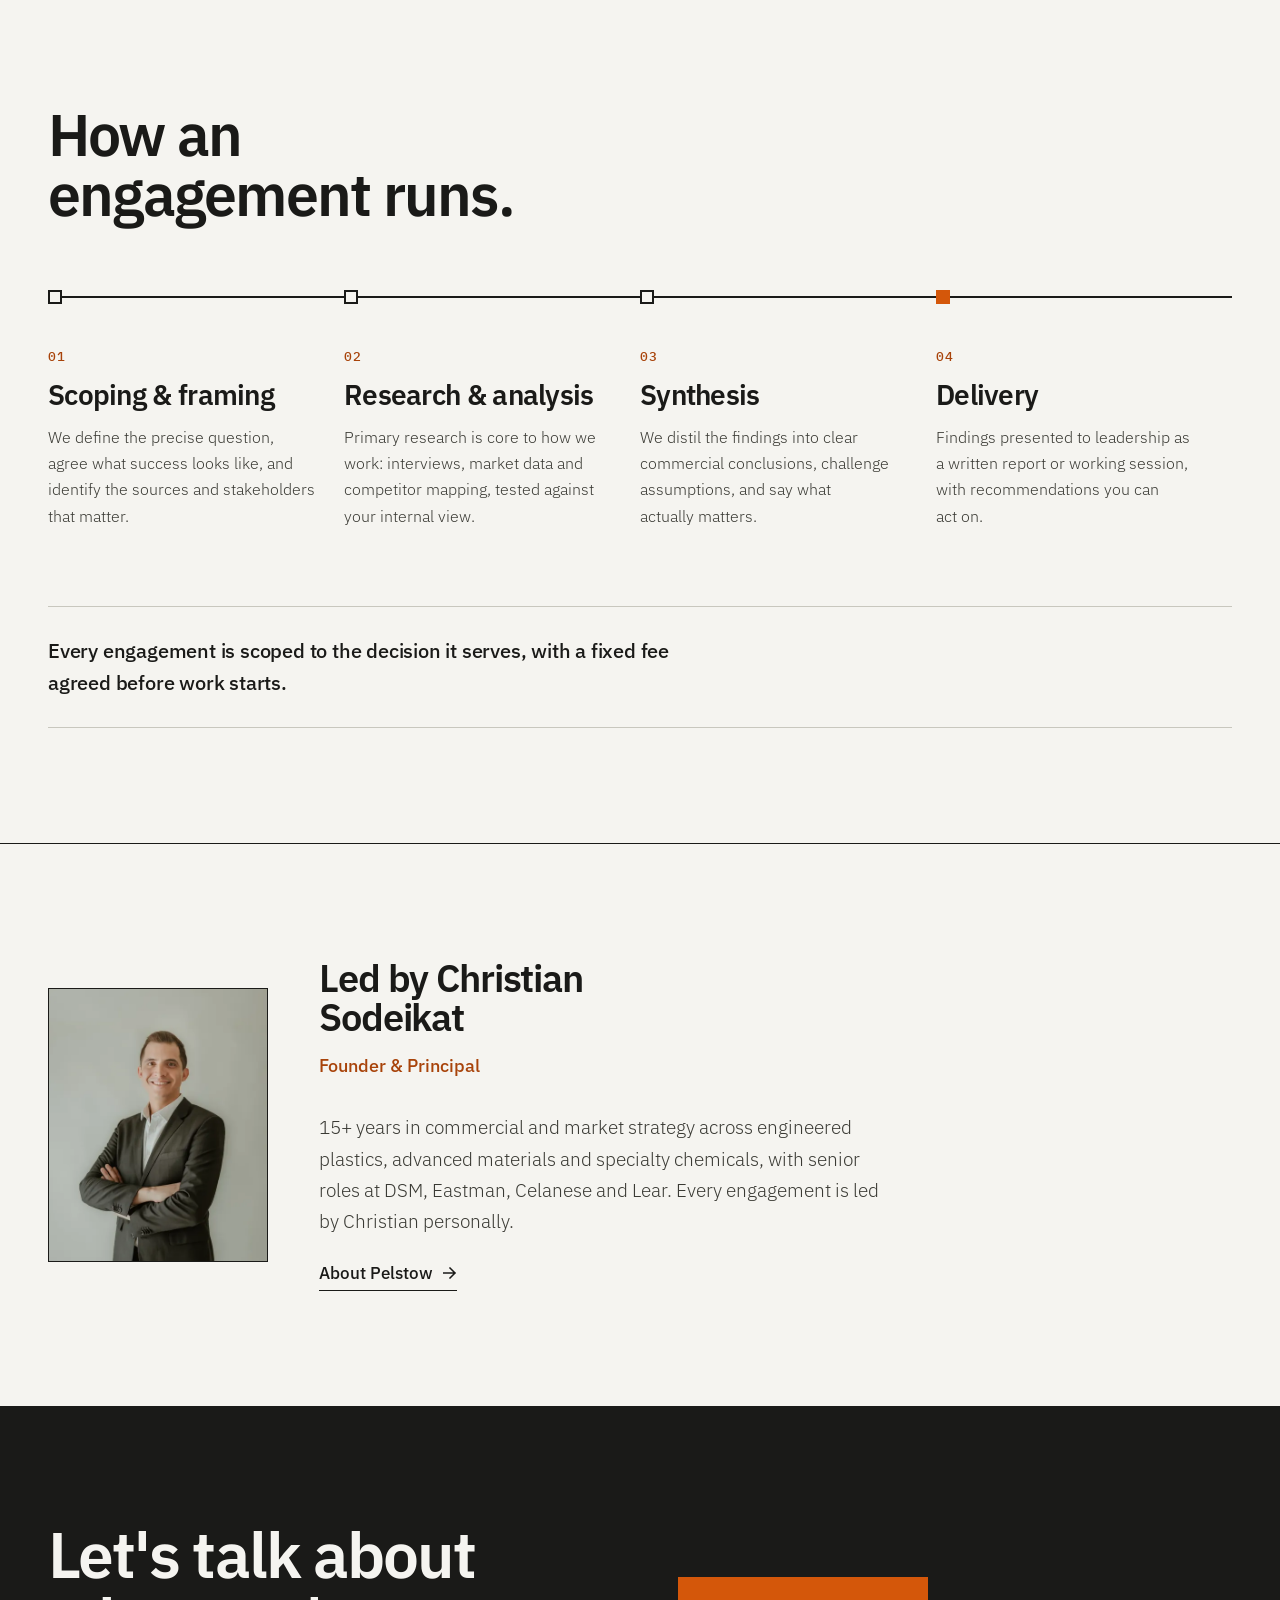
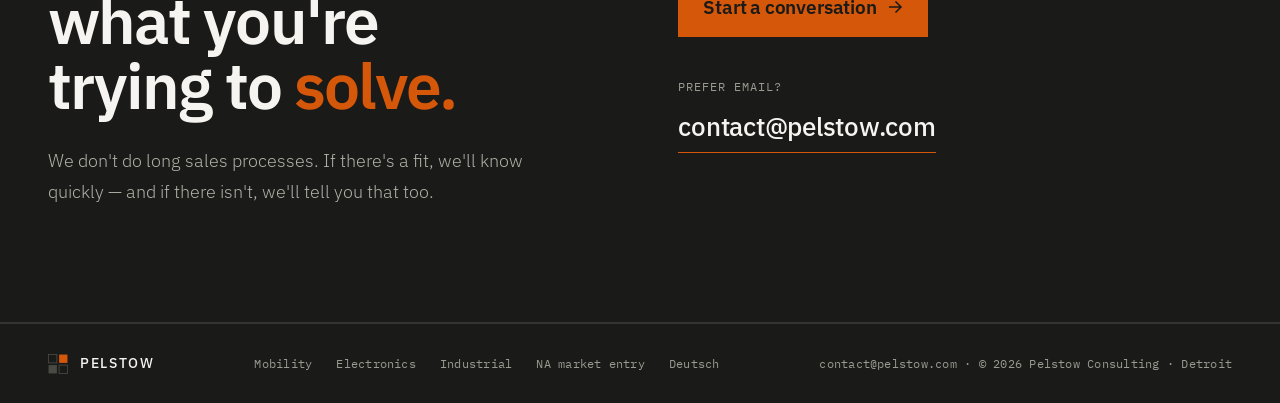
<file: mobility/index.html>
<!DOCTYPE html>
<html lang="en">
<head>
<meta charset="UTF-8">
<meta name="viewport" content="width=device-width, initial-scale=1.0">
<title>Strategy Consulting for Automotive &amp; Mobility Suppliers | Pelstow</title>
<meta name="description" content="Market entry, EV application and OEM program decisions for mid-market automotive suppliers. Evidence-backed recommendations from a Detroit-based boutique.">
<meta name="theme-color" content="#1A1A18">
<link rel="canonical" href="https://pelstow.com/mobility/">
<meta property="og:type" content="website">
<meta property="og:site_name" content="Pelstow">
<meta property="og:url" content="https://pelstow.com/mobility/">
<meta property="og:title" content="Strategy Consulting for Automotive &amp; Mobility Suppliers | Pelstow">
<meta property="og:description" content="Market entry, EV application and OEM program decisions for mid-market automotive suppliers. Evidence-backed recommendations from a Detroit-based boutique.">
<meta property="og:image" content="https://pelstow.com/og-image.png">
<meta property="og:image:width" content="1200">
<meta property="og:image:height" content="630">
<meta name="twitter:card" content="summary_large_image">
<meta name="twitter:image" content="https://pelstow.com/og-image.png">
<link rel="icon" type="image/svg+xml" href="data:image/svg+xml,<svg xmlns='http://www.w3.org/2000/svg' viewBox='0 0 36 36'><rect width='36' height='36' fill='%23F5F4F0'/><rect x='1' y='1' width='15' height='15' stroke='%231A1A18' stroke-width='2' fill='none'/><rect x='20' y='1' width='15' height='15' fill='%23D4570A'/><rect x='1' y='20' width='15' height='15' fill='%231A1A18'/><rect x='20' y='20' width='15' height='15' stroke='%231A1A18' stroke-width='2' fill='none'/></svg>">
<link rel="preconnect" href="https://fonts.googleapis.com">
<link rel="preconnect" href="https://fonts.gstatic.com" crossorigin>
<link href="https://fonts.googleapis.com/css2?family=IBM+Plex+Mono:wght@400;500&amp;family=IBM+Plex+Sans:wght@300;400;500;600&amp;display=swap" rel="stylesheet">
<link rel="stylesheet" href="/assets/site.css">
<link rel="stylesheet" href="/assets/pages.css">
<script type="application/ld+json">{"@context":"https://schema.org","@type":"BreadcrumbList","itemListElement":[{"@type":"ListItem","position":1,"name":"Home","item":"https://pelstow.com/"},{"@type":"ListItem","position":2,"name":"Mobility & Automotive","item":"https://pelstow.com/mobility/"}]}</script>
<script type="application/ld+json">{"@context":"https://schema.org","@type":"Service","name":"Mobility & Automotive","url":"https://pelstow.com/mobility/","description":"Market entry, EV application and OEM program decisions for mid-market automotive suppliers. Evidence-backed recommendations from a Detroit-based boutique.","provider":{"@id":"https://pelstow.com/#org"},"areaServed":["US","CA","MX","DE","AT","CH"],"inLanguage":"en"}</script>
</head>
<body>
<a class="skip" href="#main">Skip to content</a>
<header class="nav">
  <a href="/" class="logo-lockup" aria-label="Pelstow, home">
    <svg width="30" height="30" viewBox="0 0 36 36" fill="none" aria-hidden="true"><rect x="1" y="1" width="15" height="15" stroke="#1A1A18" stroke-width="1.5"/><rect x="20" y="1" width="15" height="15" fill="#D4570A"/><rect x="1" y="20" width="15" height="15" fill="#1A1A18"/><rect x="20" y="20" width="15" height="15" stroke="#1A1A18" stroke-width="1.5"/></svg>
    <div><div class="logo-word">PELSTOW</div><div class="logo-sub">Consulting</div></div>
  </a>
  <nav class="nav-links" aria-label="Primary">
    <a href="/#services" class="nav-link">Practice</a>
    <a href="/#approach" class="nav-link">Approach</a>
    <a href="/#sectors" class="nav-link">Sectors</a>
    <a href="/#about" class="nav-link">About</a>
    <a href="#contact" class="nav-cta"><span class="cta-long">Start a conversation</span><span class="cta-short">Contact</span></a>
  </nav>
</header>
<main id="main">
<section class="p-hero p-orange" aria-labelledby="p-h1">
  <div class="p-band">
    <nav class="crumbs" aria-label="Breadcrumb"><a href="/">Home</a> <span aria-hidden="true">/</span> <span aria-current="page">Mobility &amp; Automotive</span></nav>
    <h1 class="p-h1" id="p-h1">Strategy for automotive and mobility suppliers.</h1>
    <p class="p-lede">One of the most structurally complex industries on earth — and one of the most consequential to get wrong. We understand the supply chain structure, the relationships that hold it together, and who influences at every level, including how electrification and new commercial pressures are reshaping it.</p>
    <a href="#contact" class="btn">Start a conversation <svg class="arr" viewBox="0 0 14 12" aria-hidden="true"><path d="M0 6h12M7 1l5 5-5 5"/></svg></a>
  </div>
  <div class="p-field">
    <p class="p-field-h">Mobility &amp; Automotive</p>
    <ul class="p-tags"><li>OEM &amp; tier strategy</li><li>Electrification transition</li><li>Supply chain intelligence</li></ul>
  </div>
</section>

<section class="sec" aria-labelledby="help-h">
  <div class="sec-head"><h2 class="h2" id="help-h">Where we help</h2></div>
  <ul class="rows p-rows"><li class="row"><h3 class="row-name">OEM &amp; tier strategy</h3><p class="row-desc">Which programs, platforms and customers to pursue, where you sit in the tier structure, and what it takes to win and hold a position with the OEMs that matter.</p></li><li class="row"><h3 class="row-name">Electrification transition</h3><p class="row-desc">Which EV applications are worth qualifying for, how long the real path to revenue is, and how to fund the move without starving the core business.</p></li><li class="row"><h3 class="row-name">Supply chain intelligence</h3><p class="row-desc">Who supplies whom, where capacity and sourcing are shifting, and what that means for your pricing power and your exposure.</p></li></ul>
</section>

<section class="sec dark" aria-labelledby="q-h">
  <div class="sec-head"><h2 class="h2" id="q-h">Decisions we help you make</h2></div>
  <ol class="p-qs"><li>Should we qualify our material or component for this EV application?</li><li>Which OEM programs justify the investment, and which don't?</li><li>How far ahead are competitors, really?</li><li>Do we enter broadly or focus on two or three applications?</li></ol>
</section>
<section class="sec" aria-labelledby="case-h">
  <div class="sec-head"><h2 class="h2" id="case-h">A recent engagement</h2></div>
  <table class="ledger">
    <colgroup><col class="c1"><col><col class="c3"></colgroup>
    <thead><tr><th scope="col">Engagement</th><th scope="col">The decision</th><th scope="col">What changed</th></tr></thead>
    <tbody><tr>
      <th scope="row" class="l-sector"><span class="l-sec">Mobility</span><span class="l-type">Market-entry assessment</span><span class="l-client">A global Tier-1 automotive supplier</span></th>
      <td data-label="The decision"><p class="l-q">Whether to invest in qualifying a new engineered-polymer platform for electric-vehicle applications, with internal views split on which applications to pursue, how long qualification would take, and whether competitors were too far ahead.</p><p>We sized demand by application, mapped competitors and OEM qualification timelines, and stress-tested the business case under three scenarios. The recommendation: a focused entry into two priority applications rather than a broad launch. Leadership approved the narrower plan and redirected capital and technical resources to it.</p></td>
      <td class="out" data-label="What changed"><b>$45M</b><span>addressable annual opportunity identified, with a ~30% shorter projected path to first revenue</span></td>
    </tr></tbody>
  </table>
  <figure class="p-quote"><blockquote>We were facing a decision with significant capital and market-position implications, and our internal views were divided. Pelstow cut through the noise and brought a clear, evidence-based recommendation that our leadership team could act on with confidence.</blockquote><figcaption><cite><b>Senior Executive</b> · Global automotive supplier</cite></figcaption></figure>
</section>

<section class="sec" aria-labelledby="proc-h">
  <div class="sec-head"><h2 class="h2" id="proc-h">How an engagement runs.</h2></div>
  <ol class="steps"><li class="step"><span class="step-n">01</span><h3 class="step-h">Scoping &amp; framing</h3><p class="step-p">We define the precise question, agree what success looks like, and identify the sources and stakeholders that matter.</p></li><li class="step"><span class="step-n">02</span><h3 class="step-h">Research &amp; analysis</h3><p class="step-p">Primary research is core to how we work: interviews, market data and competitor mapping, tested against your internal view.</p></li><li class="step"><span class="step-n">03</span><h3 class="step-h">Synthesis</h3><p class="step-p">We distil the findings into clear commercial conclusions, challenge assumptions, and say what actually matters.</p></li><li class="step"><span class="step-n">04</span><h3 class="step-h">Delivery</h3><p class="step-p">Findings presented to leadership as a written report or working session, with recommendations you can act on.</p></li></ol>
  <div class="terms"><p>Every engagement is scoped to the decision it serves, with a fixed fee agreed before work starts.</p></div>
</section>

<section class="sec p-who" aria-labelledby="who-h">
  <img src="/christian-sodeikat-480.webp" width="480" height="600" alt="Christian Sodeikat" loading="lazy" decoding="async">
  <div>
    <h2 class="h2" id="who-h">Led by Christian Sodeikat</h2>
    <p class="f-role">Founder &amp; Principal</p>
    <p class="f-bio">15+ years in commercial and market strategy across engineered plastics, advanced materials and specialty chemicals, with senior roles at DSM, Eastman, Celanese and Lear. Every engagement is led by Christian personally.</p>
    <a href="/#about" class="link">About Pelstow <svg class="arr" viewBox="0 0 14 12" aria-hidden="true"><path d="M0 6h12M7 1l5 5-5 5"/></svg></a>
  </div>
</section>

<section class="sec dark" id="contact" aria-labelledby="ct-h">
  <div class="contact">
    <div>
      <h2 class="ct-h" id="ct-h">Let's talk about what you're trying to <em>solve.</em></h2>
      <p class="ct-body">We don't do long sales processes. If there's a fit, we'll know quickly — and if there isn't, we'll tell you that too.</p>
    </div>
    <div class="p-ct">
      <a href="/#contact" class="btn">Start a conversation <svg class="arr" viewBox="0 0 14 12" aria-hidden="true"><path d="M0 6h12M7 1l5 5-5 5"/></svg></a>
      <p class="ct-sub">Prefer email?</p>
      <a class="ct-mail" href="mailto:contact@pelstow.com">contact@pelstow.com</a>
    </div>
  </div>
</section>
</main>

<footer>
  <a href="/" class="logo-lockup" aria-label="Pelstow, home"><svg width="20" height="20" viewBox="0 0 36 36" fill="none" aria-hidden="true"><rect x="1" y="1" width="15" height="15" stroke="#4A4A44" stroke-width="1.5"/><rect x="20" y="1" width="15" height="15" fill="#D4570A"/><rect x="1" y="20" width="15" height="15" fill="#4A4A44"/><rect x="20" y="20" width="15" height="15" stroke="#4A4A44" stroke-width="1.5"/></svg><span class="ft-logo">PELSTOW</span></a>
  <nav aria-label="Footer"><a href="/mobility/">Mobility</a><a href="/electronics/">Electronics</a><a href="/industrial/">Industrial</a><a href="/north-america-market-entry/">NA market entry</a><a href="/de/markteintritt-nordamerika/">Deutsch</a></nav>
  <span><a href="mailto:contact@pelstow.com">contact@pelstow.com</a> · © 2026 Pelstow Consulting · Detroit</span>
</footer>
<script>if(!navigator.webdriver)document.documentElement.classList.add('motion');</script>
</body>
</html>
</file>
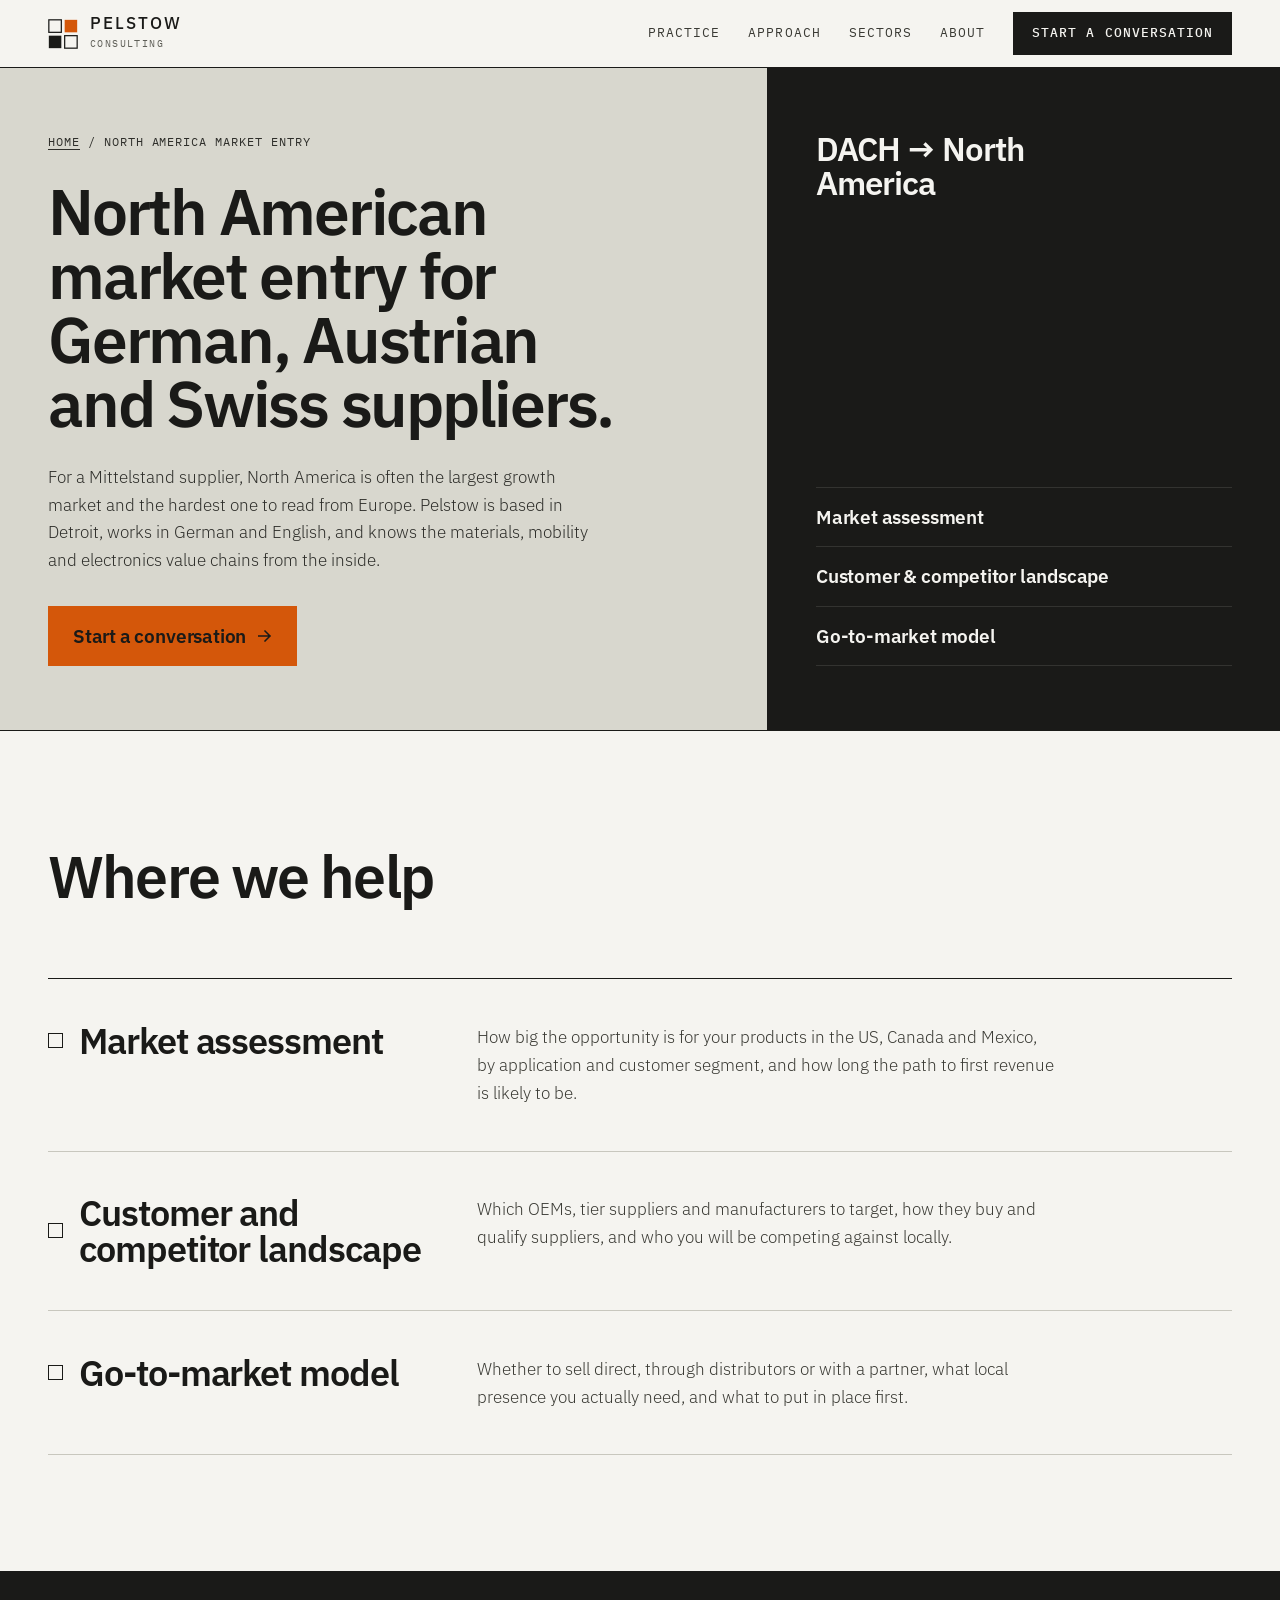
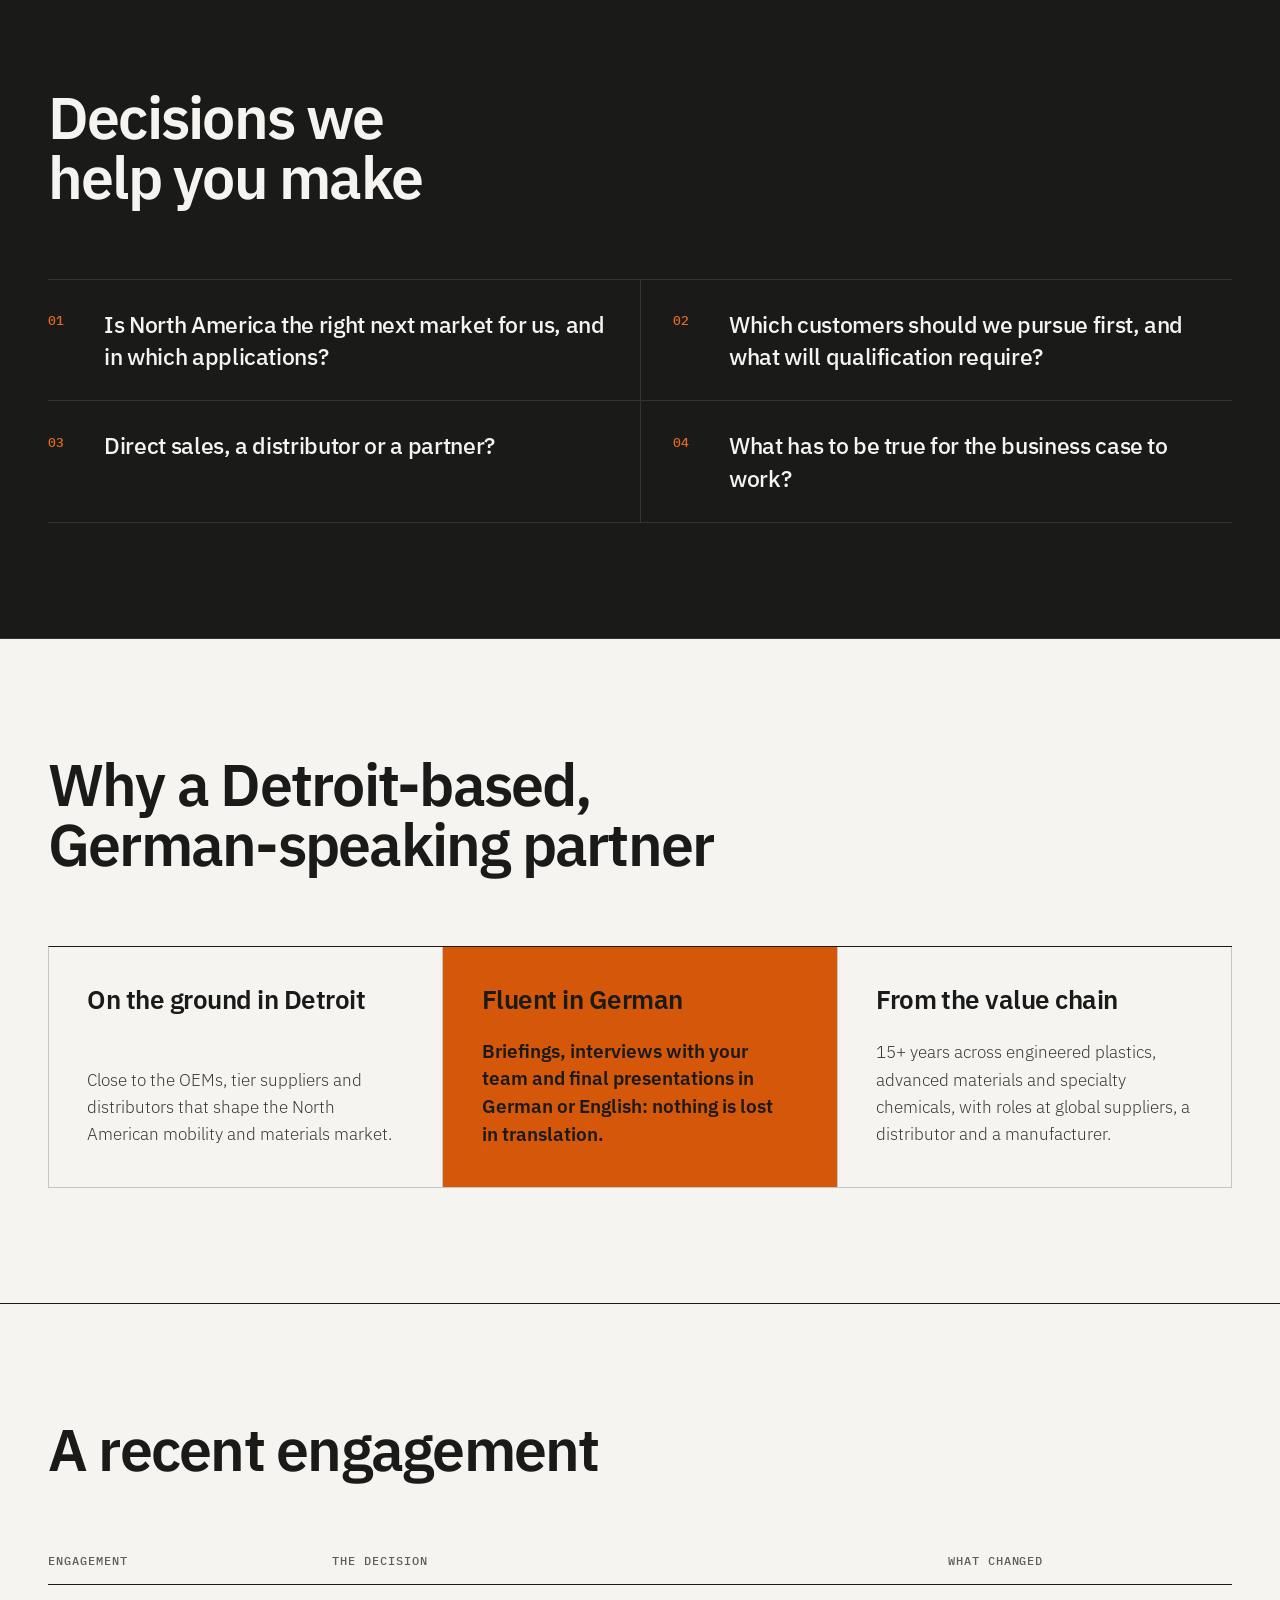
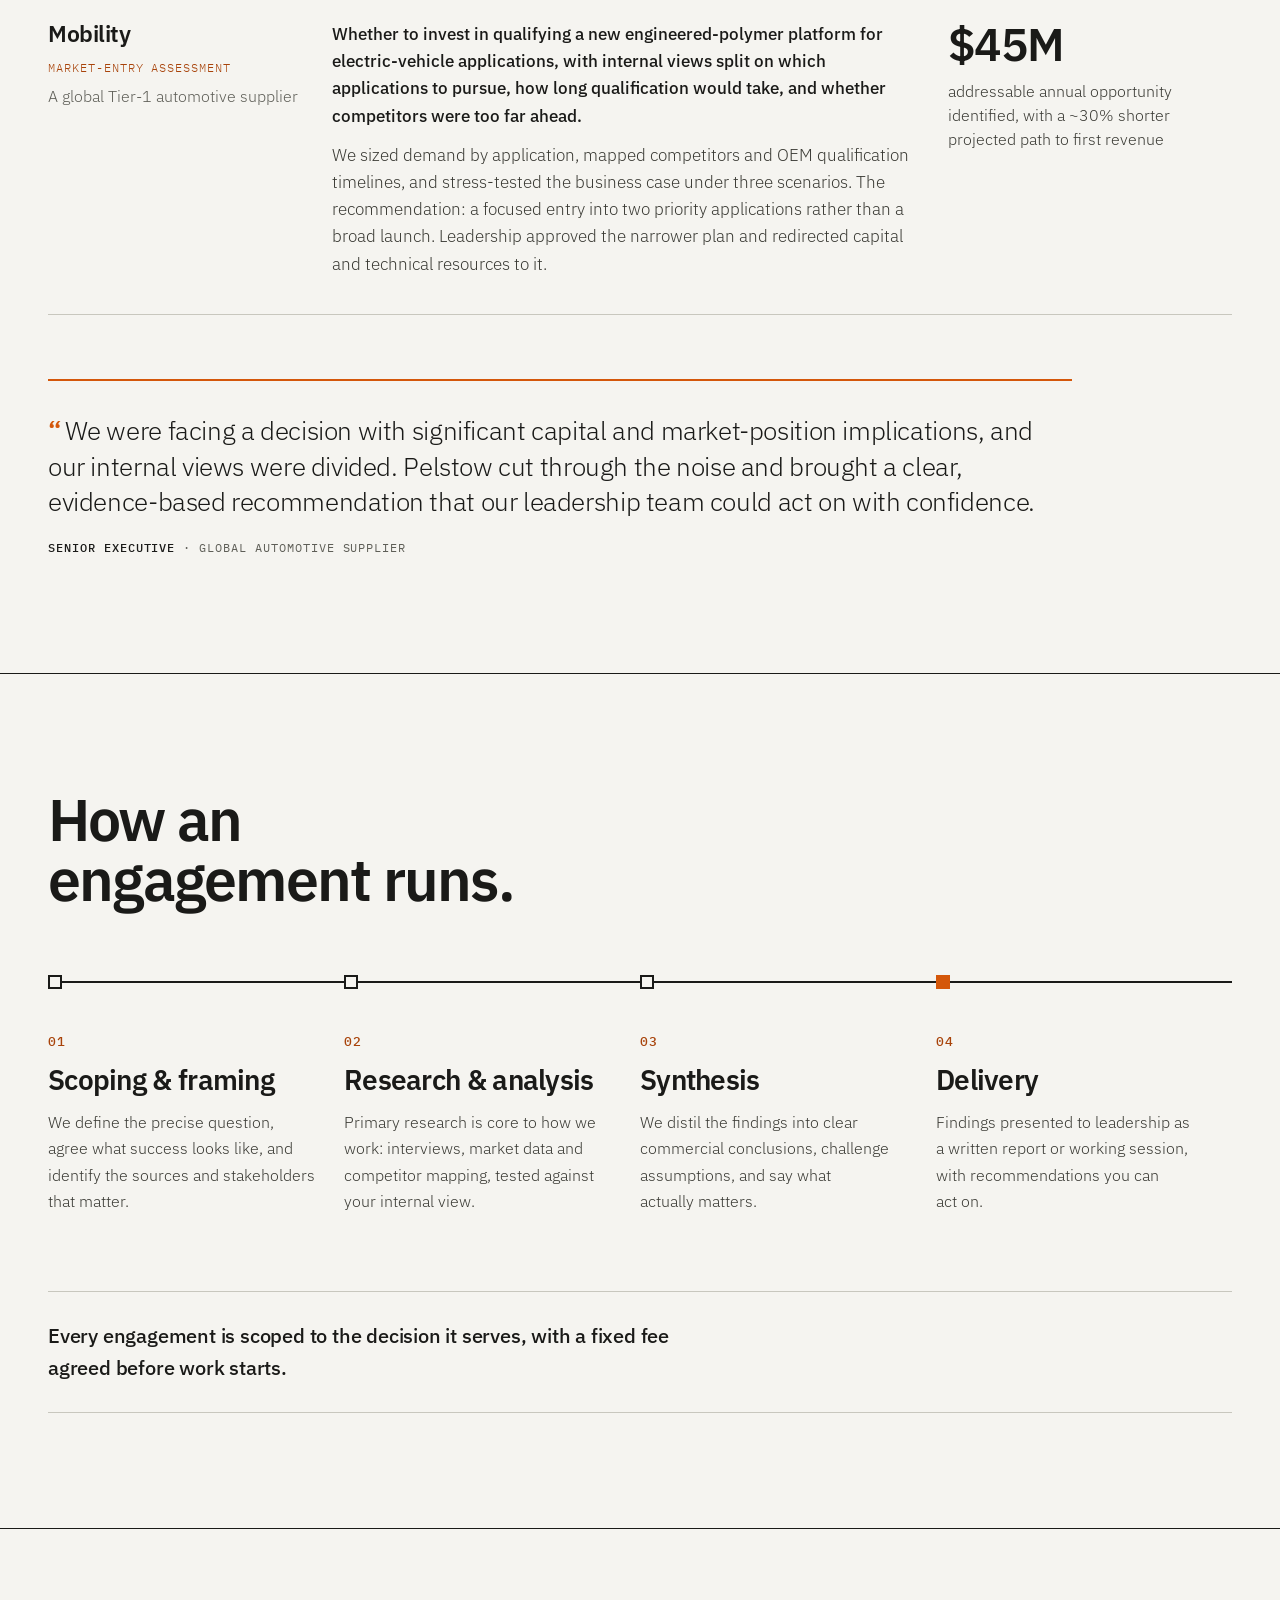
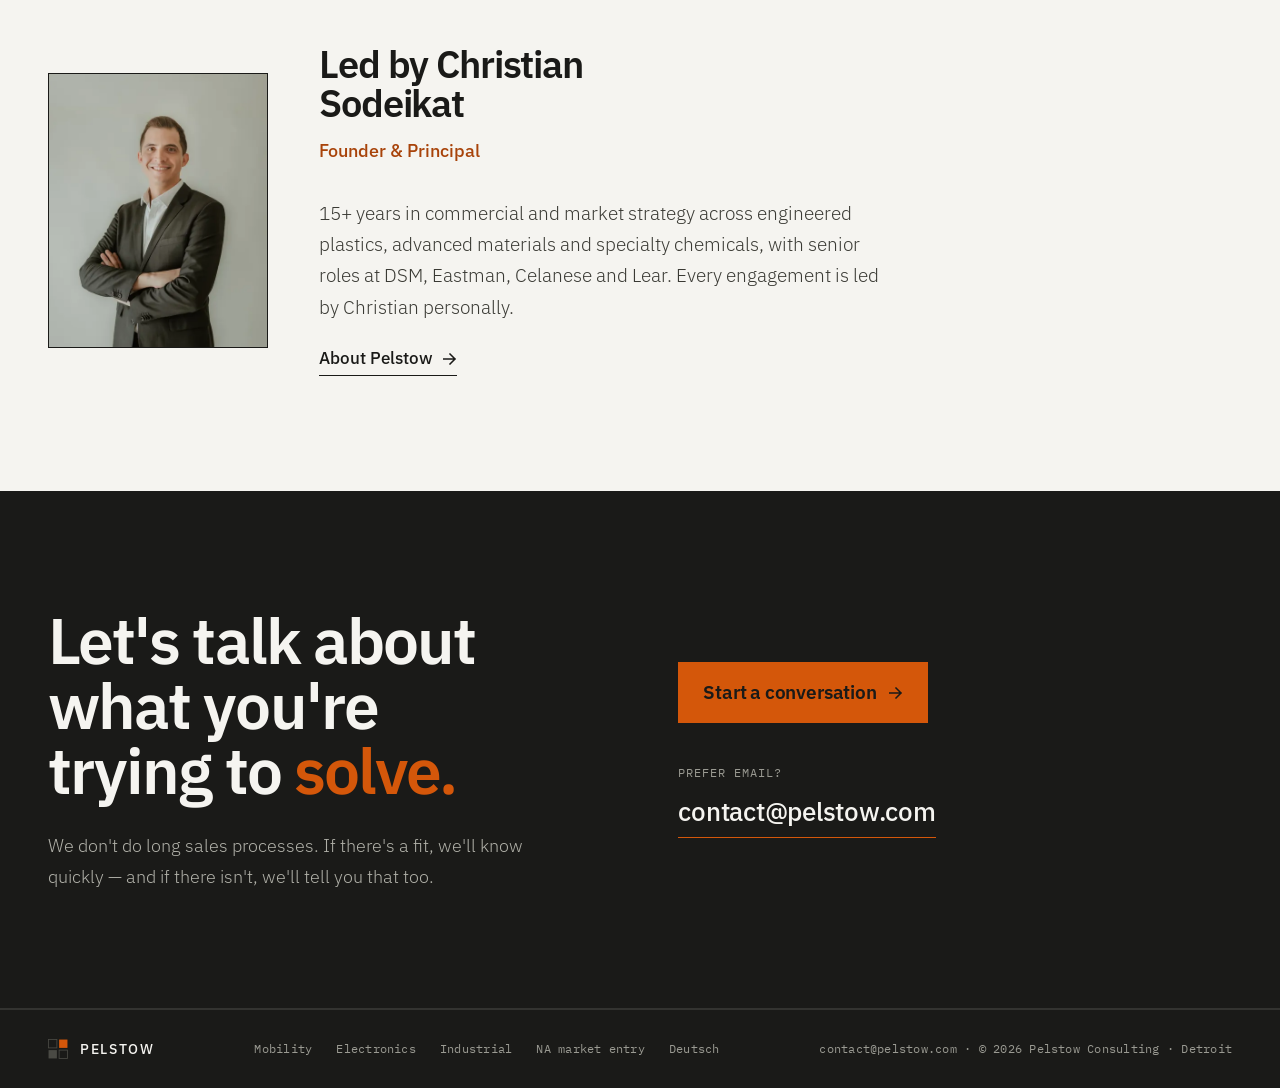
<file: north-america-market-entry/index.html>
<!DOCTYPE html>
<html lang="en">
<head>
<meta charset="UTF-8">
<meta name="viewport" content="width=device-width, initial-scale=1.0">
<title>North American Market Entry for German, Austrian &amp; Swiss Suppliers | Pelstow</title>
<meta name="description" content="Market assessment and go-to-market strategy for DACH mid-market suppliers entering the US, Canada and Mexico. Detroit-based, German-speaking, materials and mobility expertise.">
<meta name="theme-color" content="#1A1A18">
<link rel="canonical" href="https://pelstow.com/north-america-market-entry/">
<link rel="alternate" hreflang="en" href="https://pelstow.com/north-america-market-entry/">
<link rel="alternate" hreflang="de" href="https://pelstow.com/de/markteintritt-nordamerika/">
<link rel="alternate" hreflang="x-default" href="https://pelstow.com/north-america-market-entry/">
<meta property="og:type" content="website">
<meta property="og:site_name" content="Pelstow">
<meta property="og:url" content="https://pelstow.com/north-america-market-entry/">
<meta property="og:title" content="North American Market Entry for German, Austrian &amp; Swiss Suppliers | Pelstow">
<meta property="og:description" content="Market assessment and go-to-market strategy for DACH mid-market suppliers entering the US, Canada and Mexico. Detroit-based, German-speaking, materials and mobility expertise.">
<meta property="og:image" content="https://pelstow.com/og-image.png">
<meta property="og:image:width" content="1200">
<meta property="og:image:height" content="630">
<meta name="twitter:card" content="summary_large_image">
<meta name="twitter:image" content="https://pelstow.com/og-image.png">
<link rel="icon" type="image/svg+xml" href="data:image/svg+xml,<svg xmlns='http://www.w3.org/2000/svg' viewBox='0 0 36 36'><rect width='36' height='36' fill='%23F5F4F0'/><rect x='1' y='1' width='15' height='15' stroke='%231A1A18' stroke-width='2' fill='none'/><rect x='20' y='1' width='15' height='15' fill='%23D4570A'/><rect x='1' y='20' width='15' height='15' fill='%231A1A18'/><rect x='20' y='20' width='15' height='15' stroke='%231A1A18' stroke-width='2' fill='none'/></svg>">
<link rel="preconnect" href="https://fonts.googleapis.com">
<link rel="preconnect" href="https://fonts.gstatic.com" crossorigin>
<link href="https://fonts.googleapis.com/css2?family=IBM+Plex+Mono:wght@400;500&amp;family=IBM+Plex+Sans:wght@300;400;500;600&amp;display=swap" rel="stylesheet">
<link rel="stylesheet" href="/assets/site.css">
<link rel="stylesheet" href="/assets/pages.css">
<script type="application/ld+json">{"@context":"https://schema.org","@type":"BreadcrumbList","itemListElement":[{"@type":"ListItem","position":1,"name":"Home","item":"https://pelstow.com/"},{"@type":"ListItem","position":2,"name":"North America market entry","item":"https://pelstow.com/north-america-market-entry/"}]}</script>
<script type="application/ld+json">{"@context":"https://schema.org","@type":"Service","name":"North America market entry","url":"https://pelstow.com/north-america-market-entry/","description":"Market assessment and go-to-market strategy for DACH mid-market suppliers entering the US, Canada and Mexico. Detroit-based, German-speaking, materials and mobility expertise.","provider":{"@id":"https://pelstow.com/#org"},"areaServed":["US","CA","MX","DE","AT","CH"],"inLanguage":"en"}</script>
</head>
<body>
<a class="skip" href="#main">Skip to content</a>
<header class="nav">
  <a href="/" class="logo-lockup" aria-label="Pelstow, home">
    <svg width="30" height="30" viewBox="0 0 36 36" fill="none" aria-hidden="true"><rect x="1" y="1" width="15" height="15" stroke="#1A1A18" stroke-width="1.5"/><rect x="20" y="1" width="15" height="15" fill="#D4570A"/><rect x="1" y="20" width="15" height="15" fill="#1A1A18"/><rect x="20" y="20" width="15" height="15" stroke="#1A1A18" stroke-width="1.5"/></svg>
    <div><div class="logo-word">PELSTOW</div><div class="logo-sub">Consulting</div></div>
  </a>
  <nav class="nav-links" aria-label="Primary">
    <a href="/#services" class="nav-link">Practice</a>
    <a href="/#approach" class="nav-link">Approach</a>
    <a href="/#sectors" class="nav-link">Sectors</a>
    <a href="/#about" class="nav-link">About</a>
    <a href="#contact" class="nav-cta"><span class="cta-long">Start a conversation</span><span class="cta-short">Contact</span></a>
  </nav>
</header>
<main id="main">
<section class="p-hero p-obsidian" aria-labelledby="p-h1">
  <div class="p-band">
    <nav class="crumbs" aria-label="Breadcrumb"><a href="/">Home</a> <span aria-hidden="true">/</span> <span aria-current="page">North America market entry</span></nav>
    <h1 class="p-h1" id="p-h1">North American market entry for German, Austrian and Swiss suppliers.</h1>
    <p class="p-lede">For a Mittelstand supplier, North America is often the largest growth market and the hardest one to read from Europe. Pelstow is based in Detroit, works in German and English, and knows the materials, mobility and electronics value chains from the inside.</p>
    <a href="#contact" class="btn">Start a conversation <svg class="arr" viewBox="0 0 14 12" aria-hidden="true"><path d="M0 6h12M7 1l5 5-5 5"/></svg></a>
  </div>
  <div class="p-field">
    <p class="p-field-h">DACH → North America</p>
    <ul class="p-tags"><li>Market assessment</li><li>Customer &amp; competitor landscape</li><li>Go-to-market model</li></ul>
  </div>
</section>

<section class="sec" aria-labelledby="help-h">
  <div class="sec-head"><h2 class="h2" id="help-h">Where we help</h2></div>
  <ul class="rows p-rows"><li class="row"><h3 class="row-name">Market assessment</h3><p class="row-desc">How big the opportunity is for your products in the US, Canada and Mexico, by application and customer segment, and how long the path to first revenue is likely to be.</p></li><li class="row"><h3 class="row-name">Customer and competitor landscape</h3><p class="row-desc">Which OEMs, tier suppliers and manufacturers to target, how they buy and qualify suppliers, and who you will be competing against locally.</p></li><li class="row"><h3 class="row-name">Go-to-market model</h3><p class="row-desc">Whether to sell direct, through distributors or with a partner, what local presence you actually need, and what to put in place first.</p></li></ul>
</section>

<section class="sec dark" aria-labelledby="q-h">
  <div class="sec-head"><h2 class="h2" id="q-h">Decisions we help you make</h2></div>
  <ol class="p-qs"><li>Is North America the right next market for us, and in which applications?</li><li>Which customers should we pursue first, and what will qualification require?</li><li>Direct sales, a distributor or a partner?</li><li>What has to be true for the business case to work?</li></ol>
</section>

<section class="sec" aria-labelledby="why-h">
  <div class="sec-head"><h2 class="h2 h2-wide" id="why-h">Why a Detroit‑based, German‑speaking partner</h2></div>
  <div class="p-why"><div class="q"><h3 class="q-h">On the ground in Detroit</h3><p class="q-p">Close to the OEMs, tier suppliers and distributors that shape the North American mobility and materials market.</p></div><div class="q"><h3 class="q-h">Fluent in German</h3><p class="q-p">Briefings, interviews with your team and final presentations in German or English: nothing is lost in translation.</p></div><div class="q"><h3 class="q-h">From the value chain</h3><p class="q-p">15+ years across engineered plastics, advanced materials and specialty chemicals, with roles at global suppliers, a distributor and a manufacturer.</p></div></div>
</section>
<section class="sec" aria-labelledby="case-h">
  <div class="sec-head"><h2 class="h2" id="case-h">A recent engagement</h2></div>
  <table class="ledger">
    <colgroup><col class="c1"><col><col class="c3"></colgroup>
    <thead><tr><th scope="col">Engagement</th><th scope="col">The decision</th><th scope="col">What changed</th></tr></thead>
    <tbody><tr>
      <th scope="row" class="l-sector"><span class="l-sec">Mobility</span><span class="l-type">Market-entry assessment</span><span class="l-client">A global Tier-1 automotive supplier</span></th>
      <td data-label="The decision"><p class="l-q">Whether to invest in qualifying a new engineered-polymer platform for electric-vehicle applications, with internal views split on which applications to pursue, how long qualification would take, and whether competitors were too far ahead.</p><p>We sized demand by application, mapped competitors and OEM qualification timelines, and stress-tested the business case under three scenarios. The recommendation: a focused entry into two priority applications rather than a broad launch. Leadership approved the narrower plan and redirected capital and technical resources to it.</p></td>
      <td class="out" data-label="What changed"><b>$45M</b><span>addressable annual opportunity identified, with a ~30% shorter projected path to first revenue</span></td>
    </tr></tbody>
  </table>
  <figure class="p-quote"><blockquote>We were facing a decision with significant capital and market-position implications, and our internal views were divided. Pelstow cut through the noise and brought a clear, evidence-based recommendation that our leadership team could act on with confidence.</blockquote><figcaption><cite><b>Senior Executive</b> · Global automotive supplier</cite></figcaption></figure>
</section>

<section class="sec" aria-labelledby="proc-h">
  <div class="sec-head"><h2 class="h2" id="proc-h">How an engagement runs.</h2></div>
  <ol class="steps"><li class="step"><span class="step-n">01</span><h3 class="step-h">Scoping &amp; framing</h3><p class="step-p">We define the precise question, agree what success looks like, and identify the sources and stakeholders that matter.</p></li><li class="step"><span class="step-n">02</span><h3 class="step-h">Research &amp; analysis</h3><p class="step-p">Primary research is core to how we work: interviews, market data and competitor mapping, tested against your internal view.</p></li><li class="step"><span class="step-n">03</span><h3 class="step-h">Synthesis</h3><p class="step-p">We distil the findings into clear commercial conclusions, challenge assumptions, and say what actually matters.</p></li><li class="step"><span class="step-n">04</span><h3 class="step-h">Delivery</h3><p class="step-p">Findings presented to leadership as a written report or working session, with recommendations you can act on.</p></li></ol>
  <div class="terms"><p>Every engagement is scoped to the decision it serves, with a fixed fee agreed before work starts.</p></div>
</section>

<section class="sec p-who" aria-labelledby="who-h">
  <img src="/christian-sodeikat-480.webp" width="480" height="600" alt="Christian Sodeikat" loading="lazy" decoding="async">
  <div>
    <h2 class="h2" id="who-h">Led by Christian Sodeikat</h2>
    <p class="f-role">Founder &amp; Principal</p>
    <p class="f-bio">15+ years in commercial and market strategy across engineered plastics, advanced materials and specialty chemicals, with senior roles at DSM, Eastman, Celanese and Lear. Every engagement is led by Christian personally.</p>
    <a href="/#about" class="link">About Pelstow <svg class="arr" viewBox="0 0 14 12" aria-hidden="true"><path d="M0 6h12M7 1l5 5-5 5"/></svg></a>
  </div>
</section>

<section class="sec dark" id="contact" aria-labelledby="ct-h">
  <div class="contact">
    <div>
      <h2 class="ct-h" id="ct-h">Let's talk about what you're trying to <em>solve.</em></h2>
      <p class="ct-body">We don't do long sales processes. If there's a fit, we'll know quickly — and if there isn't, we'll tell you that too.</p>
    </div>
    <div class="p-ct">
      <a href="/#contact" class="btn">Start a conversation <svg class="arr" viewBox="0 0 14 12" aria-hidden="true"><path d="M0 6h12M7 1l5 5-5 5"/></svg></a>
      <p class="ct-sub">Prefer email?</p>
      <a class="ct-mail" href="mailto:contact@pelstow.com">contact@pelstow.com</a>
    </div>
  </div>
</section>
</main>

<footer>
  <a href="/" class="logo-lockup" aria-label="Pelstow, home"><svg width="20" height="20" viewBox="0 0 36 36" fill="none" aria-hidden="true"><rect x="1" y="1" width="15" height="15" stroke="#4A4A44" stroke-width="1.5"/><rect x="20" y="1" width="15" height="15" fill="#D4570A"/><rect x="1" y="20" width="15" height="15" fill="#4A4A44"/><rect x="20" y="20" width="15" height="15" stroke="#4A4A44" stroke-width="1.5"/></svg><span class="ft-logo">PELSTOW</span></a>
  <nav aria-label="Footer"><a href="/mobility/">Mobility</a><a href="/electronics/">Electronics</a><a href="/industrial/">Industrial</a><a href="/north-america-market-entry/">NA market entry</a><a href="/de/markteintritt-nordamerika/">Deutsch</a></nav>
  <span><a href="mailto:contact@pelstow.com">contact@pelstow.com</a> · © 2026 Pelstow Consulting · Detroit</span>
</footer>
<script>if(!navigator.webdriver)document.documentElement.classList.add('motion');</script>
</body>
</html>
</file>
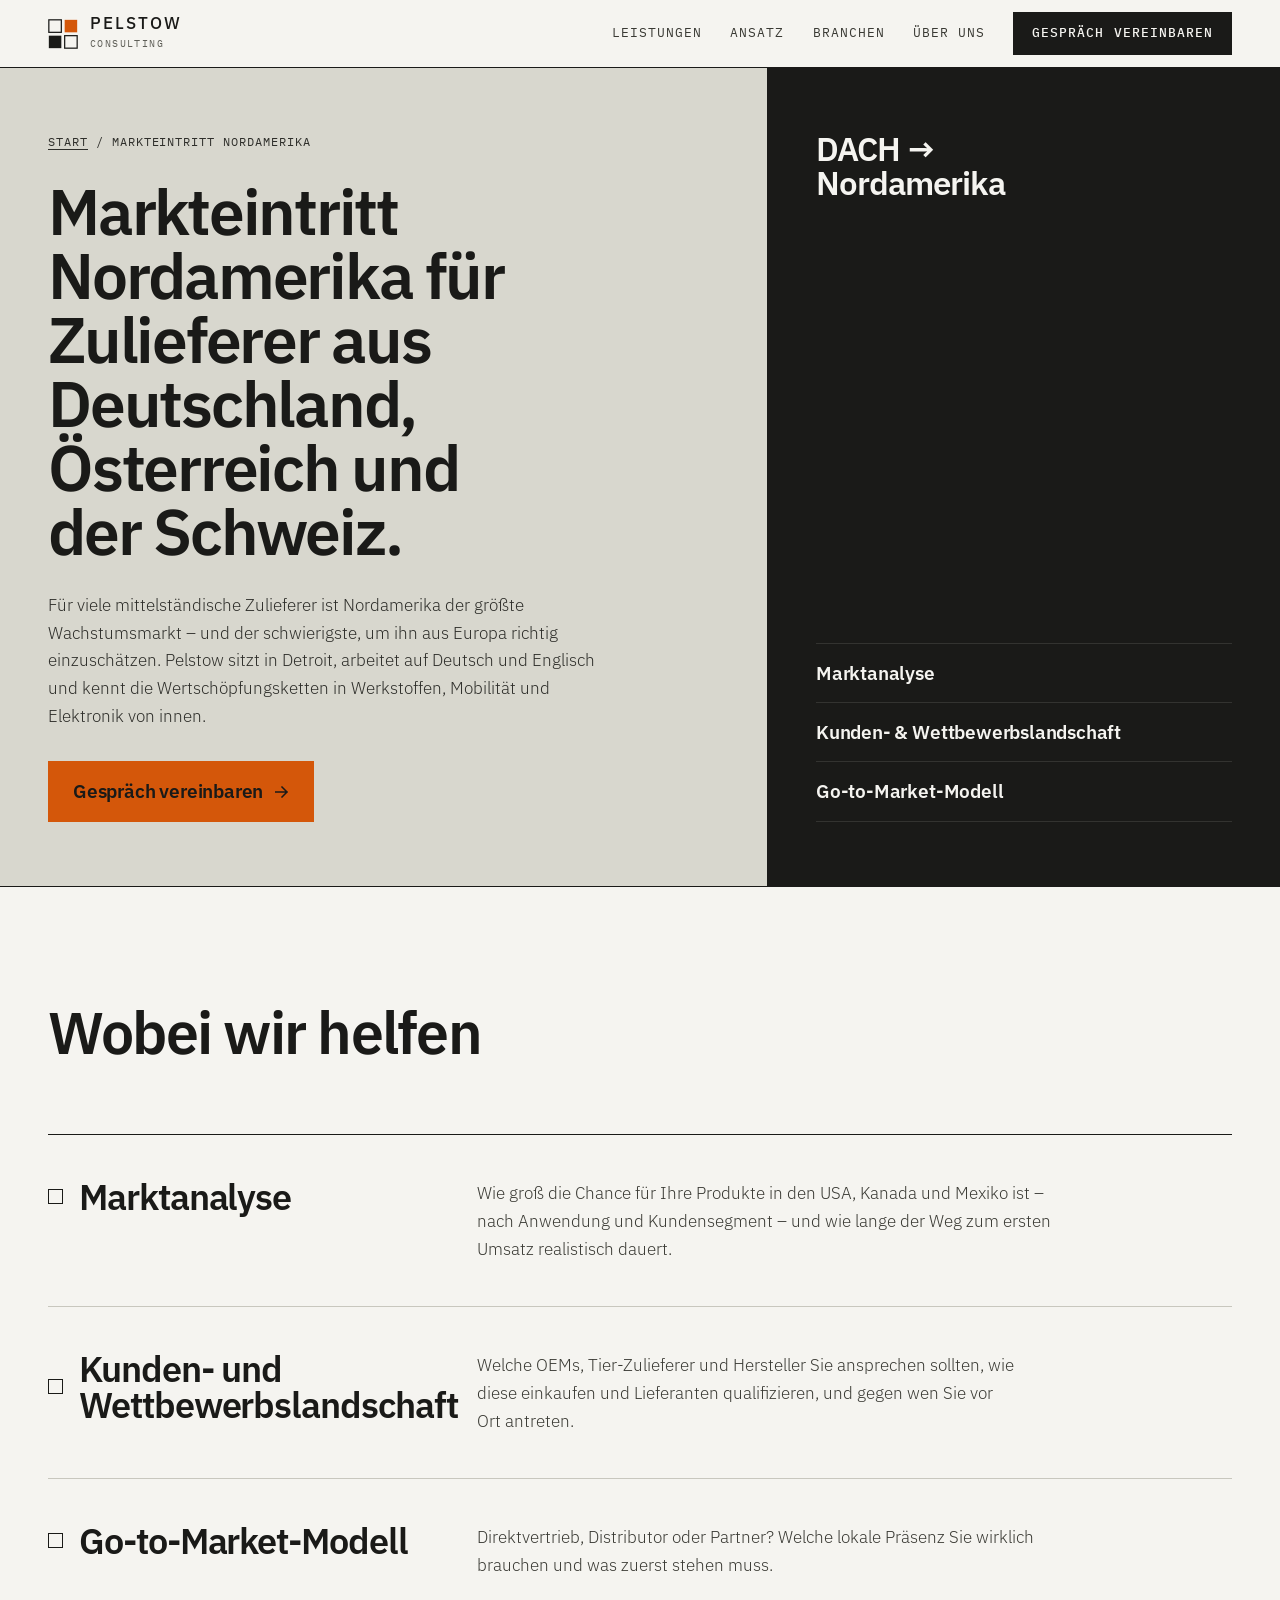
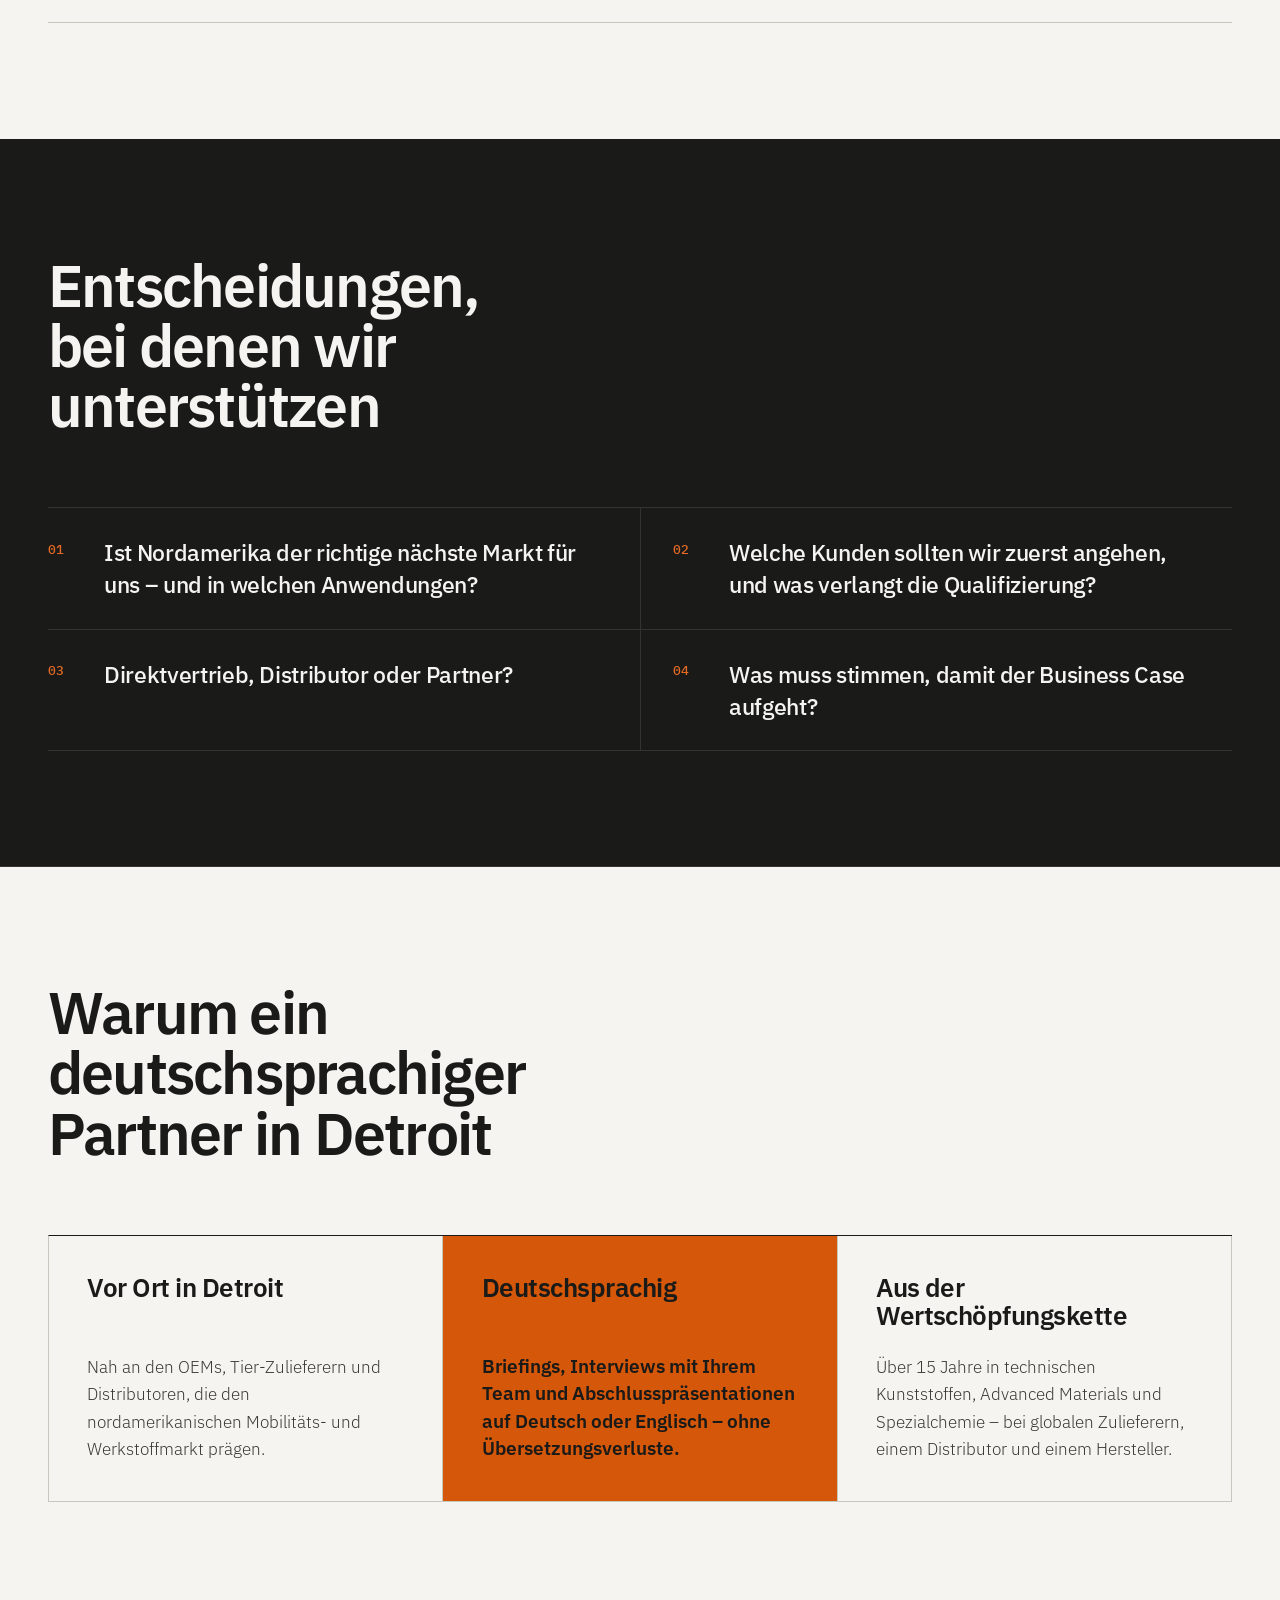
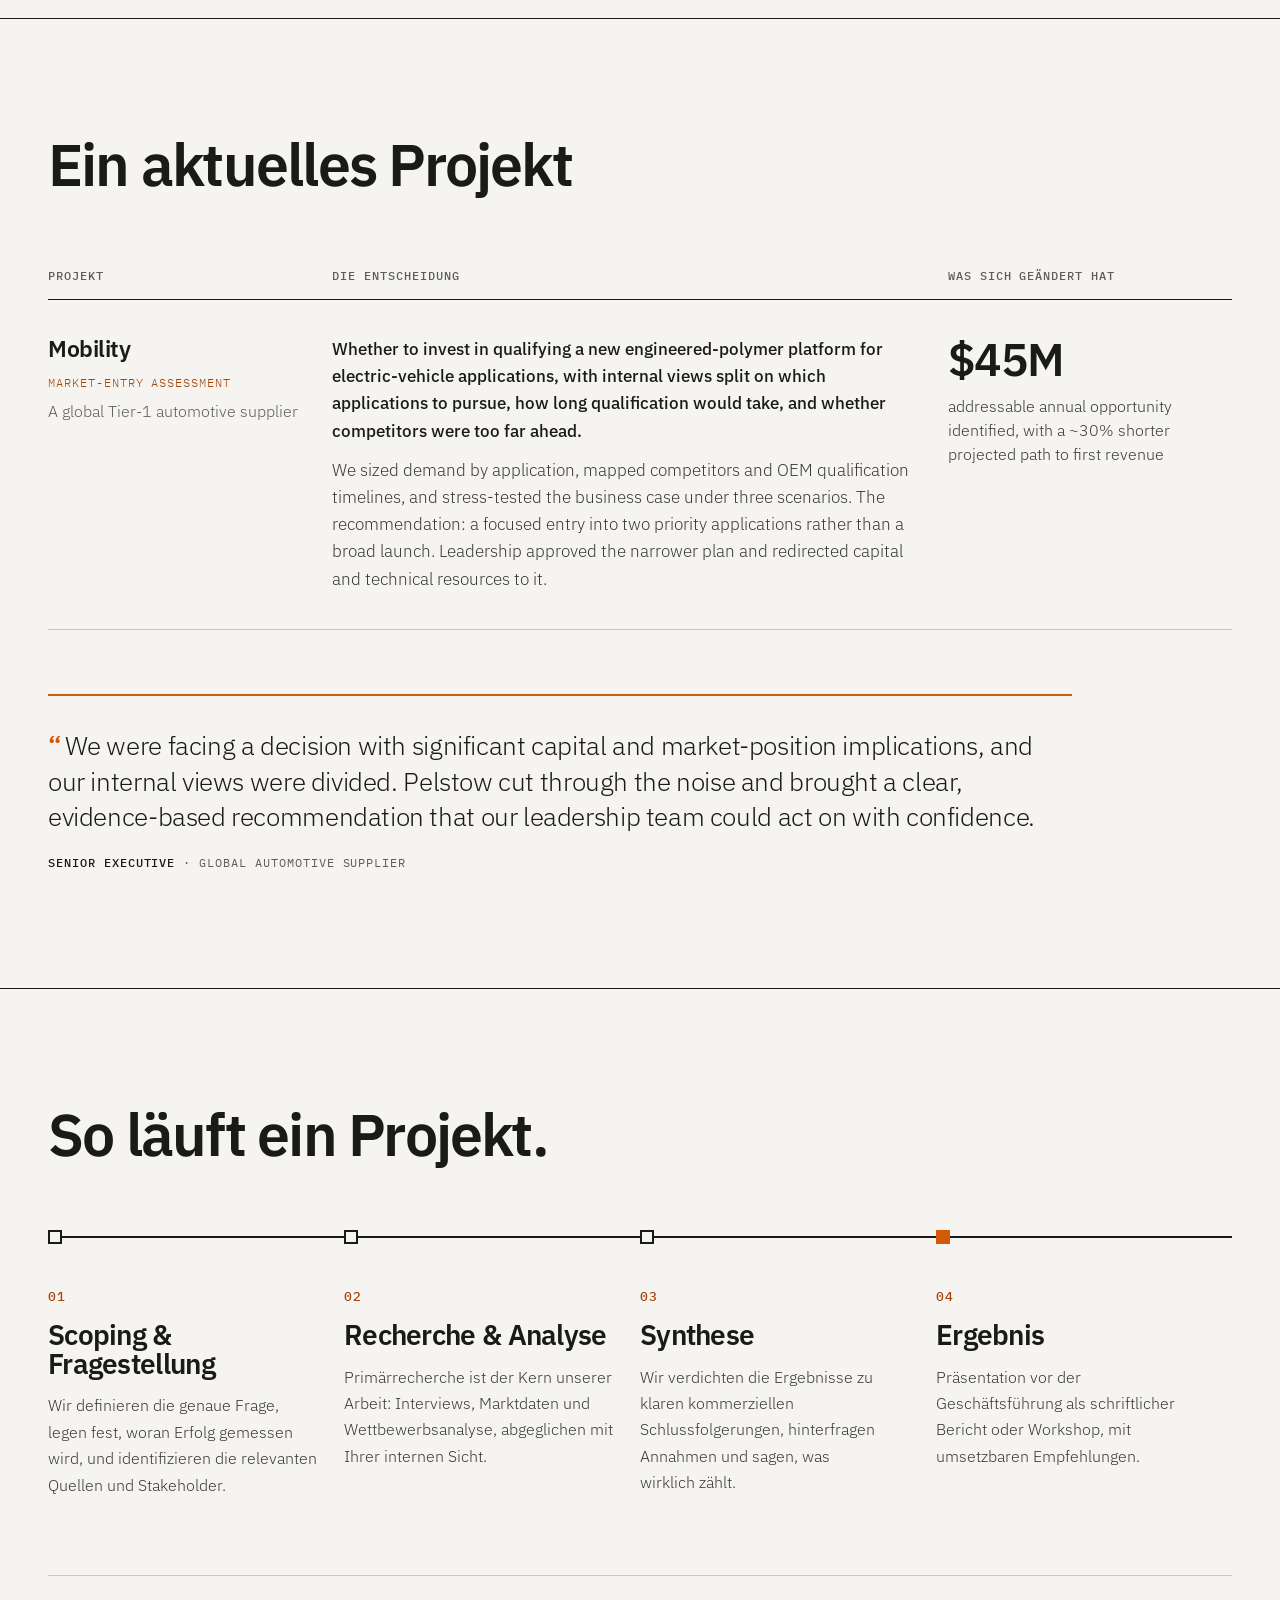
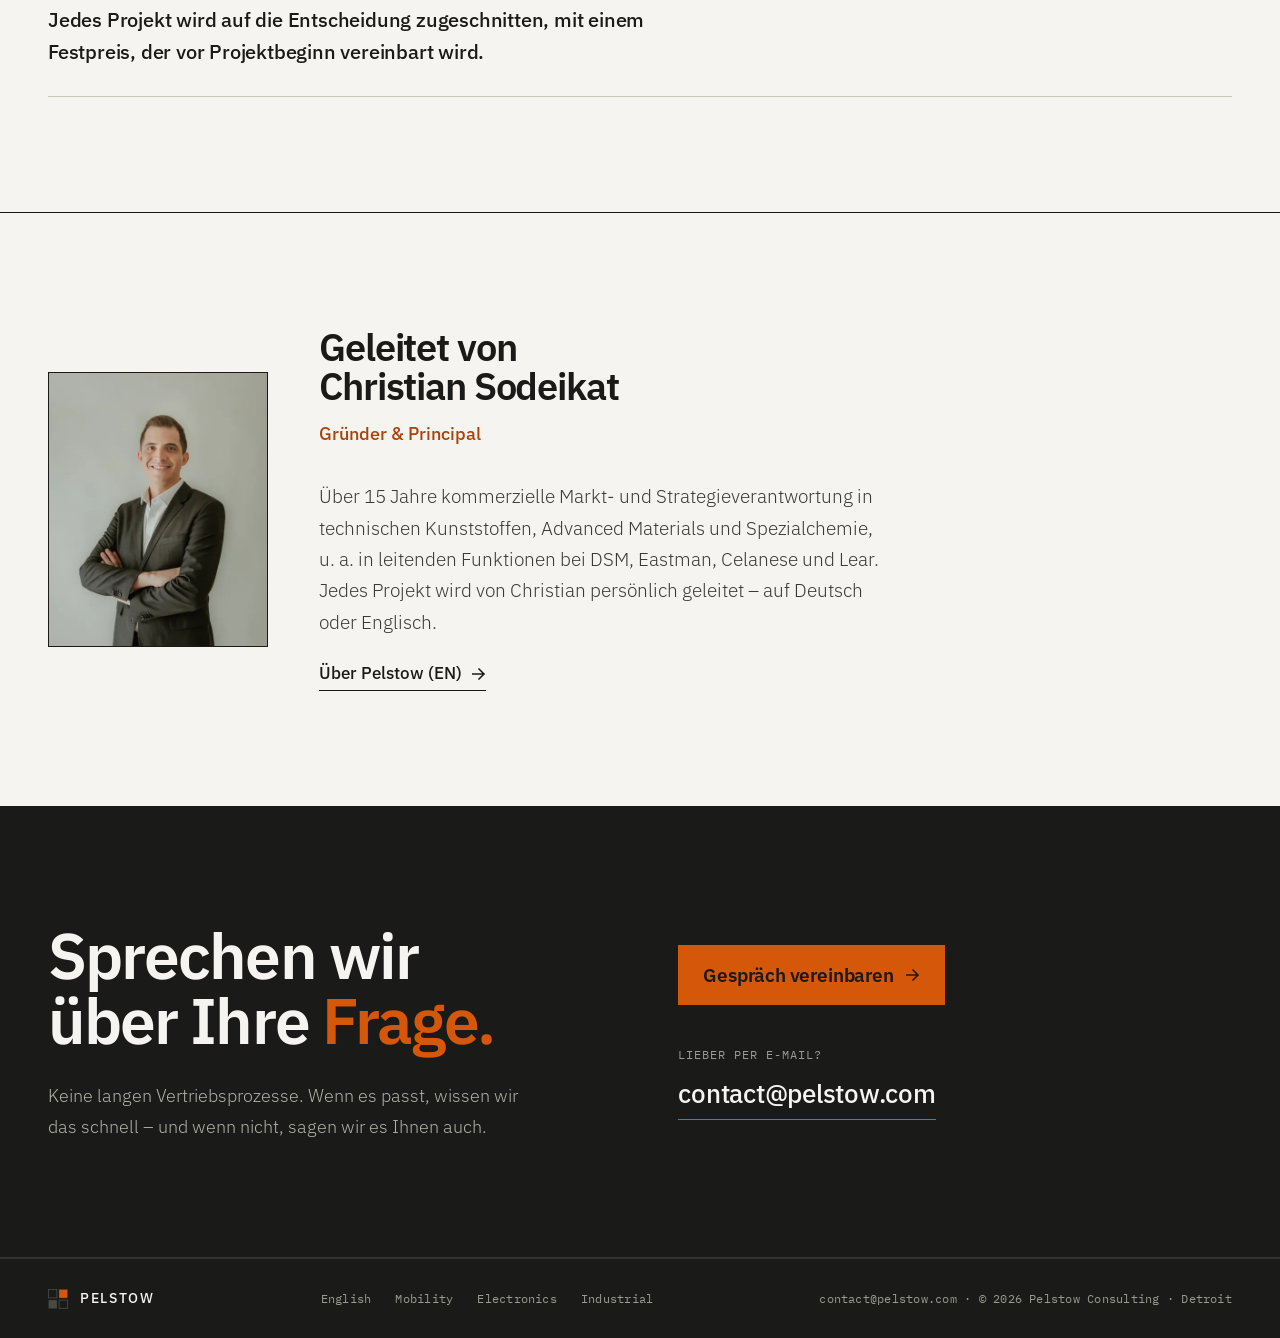
<file: de/markteintritt-nordamerika/index.html>
<!DOCTYPE html>
<html lang="de">
<head>
<meta charset="UTF-8">
<meta name="viewport" content="width=device-width, initial-scale=1.0">
<title>Markteintritt Nordamerika für deutsche, österreichische &amp; Schweizer Zulieferer | Pelstow</title>
<meta name="description" content="Marktanalyse und Go-to-Market-Strategie für mittelständische Zulieferer aus der DACH-Region in den USA, Kanada und Mexiko. Sitz in Detroit, deutschsprachig, Expertise in Werkstoffen und Mobilität.">
<meta name="theme-color" content="#1A1A18">
<link rel="canonical" href="https://pelstow.com/de/markteintritt-nordamerika/">
<link rel="alternate" hreflang="en" href="https://pelstow.com/north-america-market-entry/">
<link rel="alternate" hreflang="de" href="https://pelstow.com/de/markteintritt-nordamerika/">
<link rel="alternate" hreflang="x-default" href="https://pelstow.com/north-america-market-entry/">
<meta property="og:type" content="website">
<meta property="og:site_name" content="Pelstow">
<meta property="og:url" content="https://pelstow.com/de/markteintritt-nordamerika/">
<meta property="og:title" content="Markteintritt Nordamerika für deutsche, österreichische &amp; Schweizer Zulieferer | Pelstow">
<meta property="og:description" content="Marktanalyse und Go-to-Market-Strategie für mittelständische Zulieferer aus der DACH-Region in den USA, Kanada und Mexiko. Sitz in Detroit, deutschsprachig, Expertise in Werkstoffen und Mobilität.">
<meta property="og:image" content="https://pelstow.com/og-image.png">
<meta property="og:image:width" content="1200">
<meta property="og:image:height" content="630">
<meta name="twitter:card" content="summary_large_image">
<meta name="twitter:image" content="https://pelstow.com/og-image.png">
<link rel="icon" type="image/svg+xml" href="data:image/svg+xml,<svg xmlns='http://www.w3.org/2000/svg' viewBox='0 0 36 36'><rect width='36' height='36' fill='%23F5F4F0'/><rect x='1' y='1' width='15' height='15' stroke='%231A1A18' stroke-width='2' fill='none'/><rect x='20' y='1' width='15' height='15' fill='%23D4570A'/><rect x='1' y='20' width='15' height='15' fill='%231A1A18'/><rect x='20' y='20' width='15' height='15' stroke='%231A1A18' stroke-width='2' fill='none'/></svg>">
<link rel="preconnect" href="https://fonts.googleapis.com">
<link rel="preconnect" href="https://fonts.gstatic.com" crossorigin>
<link href="https://fonts.googleapis.com/css2?family=IBM+Plex+Mono:wght@400;500&amp;family=IBM+Plex+Sans:wght@300;400;500;600&amp;display=swap" rel="stylesheet">
<link rel="stylesheet" href="/assets/site.css">
<link rel="stylesheet" href="/assets/pages.css">
<script type="application/ld+json">{"@context":"https://schema.org","@type":"BreadcrumbList","itemListElement":[{"@type":"ListItem","position":1,"name":"Start","item":"https://pelstow.com/"},{"@type":"ListItem","position":2,"name":"Markteintritt Nordamerika","item":"https://pelstow.com/de/markteintritt-nordamerika/"}]}</script>
<script type="application/ld+json">{"@context":"https://schema.org","@type":"Service","name":"Markteintritt Nordamerika","url":"https://pelstow.com/de/markteintritt-nordamerika/","description":"Marktanalyse und Go-to-Market-Strategie für mittelständische Zulieferer aus der DACH-Region in den USA, Kanada und Mexiko. Sitz in Detroit, deutschsprachig, Expertise in Werkstoffen und Mobilität.","provider":{"@id":"https://pelstow.com/#org"},"areaServed":["US","CA","MX","DE","AT","CH"],"inLanguage":"de"}</script>
</head>
<body>
<a class="skip" href="#main">Zum Inhalt</a>
<header class="nav">
  <a href="/" class="logo-lockup" aria-label="Pelstow, Startseite">
    <svg width="30" height="30" viewBox="0 0 36 36" fill="none" aria-hidden="true"><rect x="1" y="1" width="15" height="15" stroke="#1A1A18" stroke-width="1.5"/><rect x="20" y="1" width="15" height="15" fill="#D4570A"/><rect x="1" y="20" width="15" height="15" fill="#1A1A18"/><rect x="20" y="20" width="15" height="15" stroke="#1A1A18" stroke-width="1.5"/></svg>
    <div><div class="logo-word">PELSTOW</div><div class="logo-sub">Consulting</div></div>
  </a>
  <nav class="nav-links" aria-label="Primary">
    <a href="/#services" class="nav-link">Leistungen</a>
    <a href="/#approach" class="nav-link">Ansatz</a>
    <a href="/#sectors" class="nav-link">Branchen</a>
    <a href="/#about" class="nav-link">Über uns</a>
    <a href="#contact" class="nav-cta"><span class="cta-long">Gespräch vereinbaren</span><span class="cta-short">Kontakt</span></a>
  </nav>
</header>
<main id="main">
<section class="p-hero p-obsidian" aria-labelledby="p-h1">
  <div class="p-band">
    <nav class="crumbs" aria-label="Breadcrumb"><a href="/">Start</a> <span aria-hidden="true">/</span> <span aria-current="page">Markteintritt Nordamerika</span></nav>
    <h1 class="p-h1" id="p-h1">Markteintritt Nordamerika für Zulieferer aus Deutschland, Österreich und der Schweiz.</h1>
    <p class="p-lede">Für viele mittelständische Zulieferer ist Nordamerika der größte Wachstumsmarkt – und der schwierigste, um ihn aus Europa richtig einzuschätzen. Pelstow sitzt in Detroit, arbeitet auf Deutsch und Englisch und kennt die Wertschöpfungsketten in Werkstoffen, Mobilität und Elektronik von innen.</p>
    <a href="#contact" class="btn">Gespräch vereinbaren <svg class="arr" viewBox="0 0 14 12" aria-hidden="true"><path d="M0 6h12M7 1l5 5-5 5"/></svg></a>
  </div>
  <div class="p-field">
    <p class="p-field-h">DACH → Nordamerika</p>
    <ul class="p-tags"><li>Marktanalyse</li><li>Kunden- &amp; Wettbewerbslandschaft</li><li>Go-to-Market-Modell</li></ul>
  </div>
</section>

<section class="sec" aria-labelledby="help-h">
  <div class="sec-head"><h2 class="h2" id="help-h">Wobei wir helfen</h2></div>
  <ul class="rows p-rows"><li class="row"><h3 class="row-name">Marktanalyse</h3><p class="row-desc">Wie groß die Chance für Ihre Produkte in den USA, Kanada und Mexiko ist – nach Anwendung und Kundensegment – und wie lange der Weg zum ersten Umsatz realistisch dauert.</p></li><li class="row"><h3 class="row-name">Kunden- und Wettbewerbslandschaft</h3><p class="row-desc">Welche OEMs, Tier-Zulieferer und Hersteller Sie ansprechen sollten, wie diese einkaufen und Lieferanten qualifizieren, und gegen wen Sie vor Ort antreten.</p></li><li class="row"><h3 class="row-name">Go-to-Market-Modell</h3><p class="row-desc">Direktvertrieb, Distributor oder Partner? Welche lokale Präsenz Sie wirklich brauchen und was zuerst stehen muss.</p></li></ul>
</section>

<section class="sec dark" aria-labelledby="q-h">
  <div class="sec-head"><h2 class="h2" id="q-h">Entscheidungen, bei denen wir unterstützen</h2></div>
  <ol class="p-qs"><li>Ist Nordamerika der richtige nächste Markt für uns – und in welchen Anwendungen?</li><li>Welche Kunden sollten wir zuerst angehen, und was verlangt die Qualifizierung?</li><li>Direktvertrieb, Distributor oder Partner?</li><li>Was muss stimmen, damit der Business Case aufgeht?</li></ol>
</section>

<section class="sec" aria-labelledby="why-h">
  <div class="sec-head"><h2 class="h2 h2-wide" id="why-h">Warum ein deutschsprachiger Partner in Detroit</h2></div>
  <div class="p-why"><div class="q"><h3 class="q-h">Vor Ort in Detroit</h3><p class="q-p">Nah an den OEMs, Tier-Zulieferern und Distributoren, die den nordamerikanischen Mobilitäts- und Werkstoffmarkt prägen.</p></div><div class="q"><h3 class="q-h">Deutschsprachig</h3><p class="q-p">Briefings, Interviews mit Ihrem Team und Abschlusspräsentationen auf Deutsch oder Englisch – ohne Übersetzungsverluste.</p></div><div class="q"><h3 class="q-h">Aus der Wertschöpfungskette</h3><p class="q-p">Über 15 Jahre in technischen Kunststoffen, Advanced Materials und Spezialchemie – bei globalen Zulieferern, einem Distributor und einem Hersteller.</p></div></div>
</section>
<section class="sec" aria-labelledby="case-h">
  <div class="sec-head"><h2 class="h2" id="case-h">Ein aktuelles Projekt</h2></div>
  <table class="ledger">
    <colgroup><col class="c1"><col><col class="c3"></colgroup>
    <thead><tr><th scope="col">Projekt</th><th scope="col">Die Entscheidung</th><th scope="col">Was sich geändert hat</th></tr></thead>
    <tbody><tr>
      <th scope="row" class="l-sector"><span class="l-sec">Mobility</span><span class="l-type">Market-entry assessment</span><span class="l-client">A global Tier-1 automotive supplier</span></th>
      <td data-label="Die Entscheidung"><p class="l-q">Whether to invest in qualifying a new engineered-polymer platform for electric-vehicle applications, with internal views split on which applications to pursue, how long qualification would take, and whether competitors were too far ahead.</p><p>We sized demand by application, mapped competitors and OEM qualification timelines, and stress-tested the business case under three scenarios. The recommendation: a focused entry into two priority applications rather than a broad launch. Leadership approved the narrower plan and redirected capital and technical resources to it.</p></td>
      <td class="out" data-label="Was sich geändert hat"><b>$45M</b><span>addressable annual opportunity identified, with a ~30% shorter projected path to first revenue</span></td>
    </tr></tbody>
  </table>
  <figure class="p-quote"><blockquote>We were facing a decision with significant capital and market-position implications, and our internal views were divided. Pelstow cut through the noise and brought a clear, evidence-based recommendation that our leadership team could act on with confidence.</blockquote><figcaption><cite><b>Senior Executive</b> · Global automotive supplier</cite></figcaption></figure>
</section>

<section class="sec" aria-labelledby="proc-h">
  <div class="sec-head"><h2 class="h2" id="proc-h">So läuft ein Projekt.</h2></div>
  <ol class="steps"><li class="step"><span class="step-n">01</span><h3 class="step-h">Scoping &amp; Fragestellung</h3><p class="step-p">Wir definieren die genaue Frage, legen fest, woran Erfolg gemessen wird, und identifizieren die relevanten Quellen und Stakeholder.</p></li><li class="step"><span class="step-n">02</span><h3 class="step-h">Recherche &amp; Analyse</h3><p class="step-p">Primärrecherche ist der Kern unserer Arbeit: Interviews, Marktdaten und Wettbewerbsanalyse, abgeglichen mit Ihrer internen Sicht.</p></li><li class="step"><span class="step-n">03</span><h3 class="step-h">Synthese</h3><p class="step-p">Wir verdichten die Ergebnisse zu klaren kommerziellen Schlussfolgerungen, hinterfragen Annahmen und sagen, was wirklich zählt.</p></li><li class="step"><span class="step-n">04</span><h3 class="step-h">Ergebnis</h3><p class="step-p">Präsentation vor der Geschäftsführung als schriftlicher Bericht oder Workshop, mit umsetzbaren Empfehlungen.</p></li></ol>
  <div class="terms"><p>Jedes Projekt wird auf die Entscheidung zugeschnitten, mit einem Festpreis, der vor Projektbeginn vereinbart wird.</p></div>
</section>

<section class="sec p-who" aria-labelledby="who-h">
  <img src="/christian-sodeikat-480.webp" width="480" height="600" alt="Christian Sodeikat" loading="lazy" decoding="async">
  <div>
    <h2 class="h2" id="who-h">Geleitet von Christian Sodeikat</h2>
    <p class="f-role">Gründer &amp; Principal</p>
    <p class="f-bio">Über 15 Jahre kommerzielle Markt- und Strategieverantwortung in technischen Kunststoffen, Advanced Materials und Spezialchemie, u.&nbsp;a. in leitenden Funktionen bei DSM, Eastman, Celanese und Lear. Jedes Projekt wird von Christian persönlich geleitet – auf Deutsch oder Englisch.</p>
    <a href="/#about" class="link">Über Pelstow (EN) <svg class="arr" viewBox="0 0 14 12" aria-hidden="true"><path d="M0 6h12M7 1l5 5-5 5"/></svg></a>
  </div>
</section>

<section class="sec dark" id="contact" aria-labelledby="ct-h">
  <div class="contact">
    <div>
      <h2 class="ct-h" id="ct-h">Sprechen wir über Ihre <em>Frage.</em></h2>
      <p class="ct-body">Keine langen Vertriebsprozesse. Wenn es passt, wissen wir das schnell – und wenn nicht, sagen wir es Ihnen auch.</p>
    </div>
    <div class="p-ct">
      <a href="/#contact" class="btn">Gespräch vereinbaren <svg class="arr" viewBox="0 0 14 12" aria-hidden="true"><path d="M0 6h12M7 1l5 5-5 5"/></svg></a>
      <p class="ct-sub">Lieber per E-Mail?</p>
      <a class="ct-mail" href="mailto:contact@pelstow.com">contact@pelstow.com</a>
    </div>
  </div>
</section>
</main>

<footer>
  <a href="/" class="logo-lockup" aria-label="Pelstow, Startseite"><svg width="20" height="20" viewBox="0 0 36 36" fill="none" aria-hidden="true"><rect x="1" y="1" width="15" height="15" stroke="#4A4A44" stroke-width="1.5"/><rect x="20" y="1" width="15" height="15" fill="#D4570A"/><rect x="1" y="20" width="15" height="15" fill="#4A4A44"/><rect x="20" y="20" width="15" height="15" stroke="#4A4A44" stroke-width="1.5"/></svg><span class="ft-logo">PELSTOW</span></a>
  <nav aria-label="Footer"><a href="/north-america-market-entry/">English</a><a href="/mobility/">Mobility</a><a href="/electronics/">Electronics</a><a href="/industrial/">Industrial</a></nav>
  <span><a href="mailto:contact@pelstow.com">contact@pelstow.com</a> · © 2026 Pelstow Consulting · Detroit</span>
</footer>
<script>if(!navigator.webdriver)document.documentElement.classList.add('motion');</script>
</body>
</html>
</file>
<file: assets/site.css>
/* Shared Pelstow styles: copied from index.html's inline <style>. Keep in sync when the homepage CSS changes. */
  *, *::before, *::after { box-sizing: border-box; margin: 0; padding: 0; }
  html { scroll-behavior: smooth; scroll-padding-top: 72px; -webkit-text-size-adjust: 100%; }

  :root {
    --obsidian: #1A1A18;
    --chalk:    #F5F4F0;
    --braun:    #D4570A;
    --braun-ink:  #A8430A;   /* small orange text on chalk (AA) */
    --slate:    #7A7A72;
    --slate-ink:#5E5E57;     /* small secondary text on chalk (AA) */
    --charcoal: #2E2E2A;
    --rule:     #C8C7BE;
    --rule-dk:  #333330;
    --muted:    #3A3A34;
    --muted-dk: #B0B0A8;
    --ghost:    #9A9A92;
    --light:    #D8D7CE;
    --field-dk: #24241F;
    --braun-lt: #E46A26;     /* small orange text on obsidian (AA) */
    --sans:     'IBM Plex Sans', system-ui, sans-serif;
    --mono:     'IBM Plex Mono', ui-monospace, monospace;
    --gut:      clamp(20px, 4vw, 48px);
    --sec-y:    clamp(64px, 9vw, 128px);
    --ease:     cubic-bezier(0.16, 1, 0.3, 1);
  }

  body {
    font-family: var(--sans);
    background: var(--chalk);
    color: var(--obsidian);
    font-size: 17px;
    line-height: 1.6;
    font-weight: 400;
    -webkit-font-smoothing: antialiased;
    text-rendering: optimizeLegibility;
  }
  ::selection { background: #F0B48C; color: var(--obsidian); }
  input, textarea { caret-color: var(--braun); }
  html { scrollbar-color: var(--slate) var(--chalk); }
  a { color: inherit; }
  h1, h2, h3 { font-weight: 600; letter-spacing: -0.03em; line-height: 1.02; text-wrap: balance; }
  p { text-wrap: pretty; }
  :focus-visible { outline: 2px solid var(--braun); outline-offset: 3px; }

  .skip { position: absolute; left: -9999px; top: 12px; z-index: 300; background: var(--obsidian); color: var(--chalk); padding: 10px 16px; font-family: var(--mono); font-size: 13px; text-decoration: none; }
  .skip:focus { left: 12px; }

  .tag { font-family: var(--mono); font-size: 12px; letter-spacing: 0.08em; text-transform: uppercase; }
  .arr { width: 14px; height: 12px; flex: none; fill: none; stroke: currentColor; stroke-width: 1.5; stroke-linecap: square; transition: transform .3s var(--ease); }

  /* ── Buttons ── */
  .btn { display: inline-flex; align-items: center; gap: 12px; font-family: var(--sans); font-size: 19px; font-weight: 600; letter-spacing: -0.01em; text-decoration: none; padding: 14px 24px; border: 1px solid var(--braun); background: var(--braun); color: var(--obsidian); cursor: pointer; transition: background .2s, color .2s, border-color .2s; }
  .btn:hover { background: var(--chalk); color: var(--obsidian); border-color: var(--chalk); }
  .btn:hover .arr, .link:hover .arr { transform: translateX(4px); }
  .link { display: inline-flex; align-items: center; gap: 10px; font-weight: 500; text-decoration: none; border-bottom: 1px solid currentColor; padding-bottom: 3px; }

  /* ── Nav ── */
  .nav { position: sticky; top: 0; z-index: 100; display: flex; justify-content: space-between; align-items: center; height: 68px; padding: 0 var(--gut); background: var(--chalk); border-bottom: 1px solid var(--obsidian); }
  .logo-lockup { display: flex; align-items: center; gap: 12px; text-decoration: none; }
  .logo-word { font-size: 17px; font-weight: 500; letter-spacing: 0.12em; line-height: 1; }
  .logo-sub  { font-family: var(--mono); font-size: 10px; letter-spacing: 0.14em; color: var(--slate-ink); margin-top: 4px; text-transform: uppercase; }
  .nav-links { display: flex; gap: 28px; align-items: center; }
  .nav-link { font-family: var(--mono); font-size: 13px; letter-spacing: 0.08em; text-transform: uppercase; font-weight: 400; color: var(--muted); text-decoration: none; padding: 6px 0; border-bottom: 1px solid transparent; transition: border-color .2s, color .2s; }
  .nav-link:hover { color: var(--obsidian); border-color: var(--braun); }
  .nav-cta { font-family: var(--mono); font-size: 13px; letter-spacing: 0.08em; text-transform: uppercase; font-weight: 500; color: var(--chalk); background: var(--obsidian); border: 1px solid var(--obsidian); padding: 10px 18px; text-decoration: none; transition: background .2s, color .2s; }
  .cta-short { display: none; }
  .nav-cta:hover { background: var(--chalk); color: var(--obsidian); }

  /* ── Hero: statement band on sector columns ── */
  .hero { display: grid; grid-template-rows: auto 1fr; min-height: calc(100svh - 68px); border-bottom: 1px solid var(--obsidian); }
  .h-band { background: var(--light); display: grid; grid-template-columns: 3fr 2fr; gap: 32px clamp(32px, 5vw, 80px); align-items: end; padding: clamp(36px, 4vw, 56px) var(--gut) clamp(32px, 3.4vw, 48px); border-bottom: 1px solid var(--obsidian); }
  .hero-h1 { font-size: clamp(3.1rem, min(7.4vw, 10.5svh), 6rem); font-weight: 600; letter-spacing: -0.04em; line-height: 0.96; max-width: 9.5ch; }
  .hero-h1 span { display: block; }
  .hero-h1 .lt { font-weight: 300; }
  .h-side { display: flex; flex-direction: column; gap: 22px; align-items: flex-start; max-width: 40ch; }
  .h-motto { font-size: 20px; font-weight: 600; letter-spacing: -0.01em; }
  .hero-lede { font-size: clamp(1.1rem, 1.45vw, 1.3rem); line-height: 1.5; font-weight: 300; color: var(--charcoal); }
  .hero-actions { display: flex; gap: 28px; align-items: center; flex-wrap: wrap; margin-top: 6px; }
  .h-cols { display: grid; grid-template-columns: repeat(3, 1fr); list-style: none; }
  .h-col { display: flex; }
  .h-col a { flex: 1; display: flex; flex-direction: column; justify-content: space-between; gap: 28px; padding: clamp(28px, 3vw, 44px) clamp(20px, 3vw, 44px); text-decoration: none; border-right: 1px solid var(--obsidian); min-height: clamp(200px, 30svh, 340px); }
  .h-col:last-child a { border-right: none; }
  @media (min-width: 901px) and (max-height: 780px) { .h-col a { min-height: 0; gap: 18px; padding-top: 24px; padding-bottom: 20px; } .h-col h2 { font-size: clamp(1.5rem, 2.2vw, 2rem); } .h-col p { font-size: 19px; } }
  .h-col:nth-child(1) a { background: var(--braun); color: var(--obsidian); }
  .h-col:nth-child(2) a { background: var(--obsidian); color: var(--chalk); }
  .h-col:nth-child(3) a { background: var(--ghost); color: var(--obsidian); }
  .h-col h2 { font-size: clamp(1.7rem, 2.6vw, 2.4rem); letter-spacing: -0.03em; line-height: 1.02; max-width: 11ch; }
  .h-col p { font-size: 19px; font-weight: 600; line-height: 1.35; letter-spacing: -0.01em; max-width: 30ch; }
  .h-col:nth-child(2) p { color: #DCDBD4; }
  .h-more { display: flex; justify-content: flex-end; align-items: center; padding-top: 16px; border-top: 1px solid currentColor; }
  .h-more .arr { width: 20px; height: 16px; }
  .h-col a:hover .arr, .h-col a:focus-visible .arr { transform: translateX(6px); }
  .h-col:nth-child(1) a:hover { background: #DE6318; }
  .h-col:nth-child(2) a:hover { background: #242422; }
  .h-col:nth-child(3) a:hover { background: #A6A69E; }
  .h-col a:focus-visible { outline: 2px solid var(--obsidian); outline-offset: -6px; }
  .h-col:nth-child(2) a:focus-visible { outline-color: var(--braun); }

  @media (prefers-reduced-motion: no-preference) {
    .motion .h-col a { animation: rise 0.9s var(--ease) both; }
    .motion .h-col:nth-child(1) a { animation-delay: .1s; }
    .motion .h-col:nth-child(2) a { animation-delay: .22s; }
    .motion .h-col:nth-child(3) a { animation-delay: .34s; }
    @keyframes rise { from { clip-path: inset(100% 0 0 0); } to { clip-path: inset(0 0 0 0); } }
  }

  /* ── Section scaffolding ── */
  .sec { padding: var(--sec-y) var(--gut); border-bottom: 1px solid var(--obsidian); }
  .sec-head { display: grid; grid-template-columns: 3fr 2fr; gap: 32px clamp(32px, 5vw, 80px); align-items: end; margin-bottom: clamp(40px, 6vw, 72px); }
  .h2 { font-size: clamp(2.2rem, 4.6vw, 4rem); max-width: 16ch; }
  .sec-intro { font-size: 18px; font-weight: 300; line-height: 1.6; color: var(--muted); max-width: 46ch; }
  .dark { background: var(--obsidian); color: var(--chalk); border-bottom-color: var(--rule-dk); }
  .dark .sec-intro { color: var(--muted-dk); }

  /* ── Practice areas: ruled rows ── */
  .rows { list-style: none; border-top: 1px solid var(--obsidian); }
  .row { display: grid; grid-template-columns: minmax(200px, 1.1fr) 2fr minmax(220px, 1fr); gap: 24px clamp(24px, 4vw, 64px); padding: clamp(28px, 3.4vw, 44px) 0; border-bottom: 1px solid var(--rule); position: relative; }
  .row-name { display: flex; align-items: center; gap: 16px; font-size: clamp(1.7rem, 2.8vw, 2.5rem); font-weight: 600; letter-spacing: -0.03em; line-height: 1; align-self: start; }
  .row-name::before { content: ""; width: 0.42em; height: 0.42em; flex: none; border: 1.5px solid var(--obsidian); background: transparent; transition: background .25s var(--ease), border-color .25s var(--ease); }
  .row:hover .row-name::before, .row:focus-within .row-name::before { background: var(--braun); border-color: var(--braun); }
  .row-desc { font-size: 17px; font-weight: 300; line-height: 1.65; color: var(--muted); max-width: 58ch; }
  .row-tags { list-style: none; display: flex; flex-direction: column; }
  .row-tags li { padding: 8px 0; border-top: 1px solid var(--rule); color: var(--slate-ink); }
  .row-tags li:last-child { border-bottom: 1px solid var(--rule); }

  /* ── Approach: four cells ── */
  .appr { display: grid; grid-template-columns: 2fr 3fr; gap: clamp(40px, 6vw, 96px); }
  .appr-body { font-size: 18px; font-weight: 300; line-height: 1.7; color: var(--muted-dk); max-width: 48ch; margin-top: 28px; }
  .appr-body + .appr-body { margin-top: 18px; }
  .quad { display: grid; grid-template-columns: 1fr 1fr; border-top: 1px solid var(--rule-dk); border-left: 1px solid var(--rule-dk); align-self: start; }
  .q { padding: clamp(24px, 3vw, 40px); border-right: 1px solid var(--rule-dk); border-bottom: 1px solid var(--rule-dk); min-height: 200px; display: flex; flex-direction: column; justify-content: space-between; gap: 24px; }
  .q:nth-child(2) { background: var(--braun); color: var(--obsidian); }
  .q:nth-child(3) { background: var(--chalk); color: var(--obsidian); }
  .q-h { font-size: clamp(1.35rem, 2vw, 1.75rem); font-weight: 600; letter-spacing: -0.02em; line-height: 1.1; }
  .q-p { font-size: 16px; font-weight: 400; line-height: 1.55; color: var(--muted-dk); }
  .q:nth-child(2) .q-p { color: var(--obsidian); font-weight: 600; font-size: 20px; line-height: 1.35; }
  .q:nth-child(3) .q-p { color: var(--muted); }
  .pull { margin-top: clamp(64px, 9vw, 120px); padding-top: clamp(32px, 4vw, 48px); border-top: 2px solid var(--braun); }
  .pull blockquote { font-size: clamp(2.2rem, 5.6vw, 5rem); font-weight: 300; letter-spacing: -0.035em; line-height: 1.02; max-width: 18ch; }
  .pull blockquote b { font-weight: 600; color: var(--braun); }

  /* ── Process: four steps on a rule ── */
  .steps { list-style: none; display: grid; grid-template-columns: repeat(4, 1fr); }
  .step { position: relative; padding: 44px clamp(16px, 2vw, 32px) 0 0; border-top: 2px solid var(--obsidian); }
  .step::before { content: ""; position: absolute; top: -8px; left: 0; width: 14px; height: 14px; background: var(--chalk); border: 2px solid var(--obsidian); }
  .step:last-child::before { background: var(--braun); border-color: var(--braun); }
  .step-n { font-family: var(--mono); font-size: 13px; font-weight: 500; color: var(--braun-ink); letter-spacing: 0.06em; }
  .step-h { font-size: clamp(1.4rem, 2.2vw, 1.9rem); margin: 12px 0 14px; letter-spacing: -0.025em; }
  .step-p { font-size: 16px; font-weight: 300; line-height: 1.65; color: var(--muted); max-width: 30ch; }
  .terms { margin-top: clamp(48px, 6vw, 80px); display: flex; justify-content: space-between; align-items: center; gap: 24px 48px; flex-wrap: wrap; padding: 28px 0; border-top: 1px solid var(--rule); border-bottom: 1px solid var(--rule); }
  .terms p { font-size: 20px; font-weight: 500; letter-spacing: -0.01em; max-width: 52ch; }
  .terms .link { color: var(--obsidian); font-size: 16px; }

  /* ── Proof (placeholders) ── */
  .ledger { width: 100%; border-collapse: collapse; table-layout: fixed; }
  .ledger col.c1 { width: 24%; } .ledger col.c3 { width: 24%; }
  .ledger thead th { text-align: left; font-family: var(--mono); font-size: 12px; font-weight: 500; letter-spacing: 0.08em; text-transform: uppercase; color: var(--slate-ink); padding: 0 32px 14px 0; border-bottom: 1px solid var(--obsidian); }
  .ledger td, .ledger tbody th { padding: 36px 32px 36px 0; border-bottom: 1px solid var(--rule); vertical-align: top; text-align: left; font-size: 17px; font-weight: 300; line-height: 1.6; color: var(--muted); }
  .ledger td p { max-width: 60ch; }
  .ledger td p + p { margin-top: 12px; }
  .ledger .l-q { font-weight: 500; color: var(--obsidian); }
  .l-sector span { display: block; }
  .l-sec { font-size: clamp(1.3rem, 1.8vw, 1.6rem); font-weight: 600; letter-spacing: -0.02em; line-height: 1.1; color: var(--obsidian); margin-bottom: 12px; }
  .l-type { font-family: var(--mono); font-size: 12px; letter-spacing: 0.08em; text-transform: uppercase; color: var(--braun-ink); margin-bottom: 6px; }
  .l-client { font-size: 16px; color: var(--slate-ink); }
  .ledger .out b { display: block; font-size: clamp(2.2rem, 3.6vw, 3.25rem); font-weight: 600; letter-spacing: -0.035em; line-height: 1; color: var(--obsidian); margin-bottom: 12px; font-variant-numeric: tabular-nums; }
  .ledger .out span { display: block; font-size: 16px; line-height: 1.5; color: var(--muted); max-width: 26ch; }
  .quotes { display: grid; grid-template-columns: repeat(3, 1fr); margin-top: clamp(64px, 8vw, 112px); border-top: 2px solid var(--braun); }
  .quote { padding: 36px clamp(20px, 2.6vw, 40px) 8px 0; display: flex; flex-direction: column; justify-content: space-between; gap: 28px; }
  .quote + .quote { padding-left: clamp(20px, 2.6vw, 40px); border-left: 1px solid var(--rule); }
  .quote blockquote { font-size: clamp(1.05rem, 1.25vw, 1.2rem); font-weight: 300; line-height: 1.6; color: var(--obsidian); }
  .quote blockquote::before { content: "\201C"; display: block; font-size: 3.5rem; font-weight: 600; line-height: 0.8; color: var(--braun); margin-bottom: 8px; }
  .quote cite { font-style: normal; font-family: var(--mono); font-size: 12px; letter-spacing: 0.08em; text-transform: uppercase; color: var(--slate-ink); line-height: 1.7; display: block; padding-top: 16px; border-top: 1px solid var(--rule); }
  .quote cite b { color: var(--obsidian); font-weight: 500; }

  /* ── Sectors ── */
  .sectors { display: grid; grid-template-columns: repeat(3, 1fr); border-top: 1px solid var(--rule-dk); }
  .sector { padding: 40px clamp(20px, 3vw, 44px) 8px; border-right: 1px solid var(--rule-dk); display: flex; flex-direction: column; }
  .sector:first-child { padding-left: 0; }
  .sector:last-child { border-right: none; padding-right: 0; }
  .sector h3 { font-size: clamp(1.6rem, 2.4vw, 2.2rem); max-width: 10ch; margin-bottom: 20px; }
  .sector p { font-size: 16px; font-weight: 300; line-height: 1.7; color: var(--muted-dk); flex: 1; }
  .sector .row-tags { margin-top: 28px; }
  .sec-more { margin-top: 28px; align-self: flex-start; color: var(--chalk); font-size: 16px; }
  .fact-v a { color: var(--braun-ink); }
  .sector .row-tags li { color: var(--ghost); border-color: var(--rule-dk); }

  /* ── Founder ── */
  .founder { display: grid; grid-template-columns: minmax(260px, 2fr) 3fr; gap: clamp(40px, 6vw, 96px); align-items: start; }
  .portrait { aspect-ratio: 4 / 5; border: 1px solid var(--obsidian); background: var(--light); overflow: hidden; }
  .portrait img { display: block; width: 100%; height: 100%; object-fit: cover; }
  .f-name { font-size: clamp(2.4rem, 4.6vw, 4rem); }
  .f-role { font-size: 18px; font-weight: 500; color: var(--braun-ink); margin: 14px 0 32px; }
  .f-bio { font-size: 19px; font-weight: 300; line-height: 1.65; color: var(--muted); max-width: 52ch; }
  .f-bio + .f-bio { margin-top: 16px; }
  .facts { list-style: none; margin-top: 40px; border-top: 1px solid var(--obsidian); display: grid; grid-template-columns: 1fr 1fr; }
  .facts > li { padding: 18px 24px 18px 0; border-bottom: 1px solid var(--rule); }
  .facts > li:nth-child(2) { padding-left: 24px; border-left: 1px solid var(--rule); }
  .fact-k { font-family: var(--mono); font-size: 12px; letter-spacing: 0.08em; text-transform: uppercase; color: var(--slate-ink); }
  .fact-v { display: block; font-size: 18px; font-weight: 500; margin-top: 6px; }
  .facts > li.wide { grid-column: 1 / -1; padding-left: 0; border-left: none; }
  .fact-list { list-style: none; margin-top: 8px; }
  .fact-list li { position: relative; padding: 4px 0 4px 20px; border: none; font-size: 17px; line-height: 1.5; color: var(--muted); }
  .fact-list li::before { content: ""; position: absolute; left: 0; top: 0.8em; width: 8px; height: 8px; background: var(--braun); }

  /* ── Contact ── */
  .contact { display: grid; grid-template-columns: 1fr 1fr; gap: clamp(40px, 6vw, 96px); }
  .ct-h { font-size: clamp(2.4rem, 5vw, 4.4rem); max-width: 12ch; }
  .ct-h em { font-style: normal; color: var(--braun); }
  .ct-body { font-size: 18px; font-weight: 300; line-height: 1.7; color: var(--muted-dk); max-width: 44ch; margin-top: 28px; }
  .ct-sub { font-family: var(--mono); font-size: 12px; letter-spacing: 0.08em; text-transform: uppercase; margin: 48px 0 6px; color: var(--ghost); }
  .ct-mail { display: inline-block; margin-top: 4px; font-size: clamp(1.3rem, 2vw, 1.6rem); font-weight: 500; letter-spacing: -0.01em; color: var(--chalk); text-decoration: none; border-bottom: 1px solid var(--braun); padding-bottom: 4px; transition: color .2s; }
  .ct-mail:hover { color: var(--braun-lt); }
  .clist { list-style: none; }
  .clist li { display: flex; align-items: center; gap: 14px; padding: 13px 0; border-bottom: 1px solid var(--rule-dk); font-size: 17px; color: #DCDBD4; }
  .clist li::before { content: ""; width: 8px; height: 8px; background: var(--braun); flex: none; }

  .form-grid { display: grid; grid-template-columns: 1fr 1fr; gap: 20px 16px; }
  .field { display: flex; flex-direction: column; gap: 8px; }
  .field.full { grid-column: 1 / -1; }
  .field label { font-family: var(--mono); font-size: 12px; letter-spacing: 0.08em; text-transform: uppercase; color: var(--ghost); }
  .field label .opt { color: var(--muted-dk); text-transform: none; letter-spacing: 0; }
  .field input, .field textarea {
    background: var(--field-dk); border: 1px solid #4A4A44; color: var(--chalk);
    font-family: var(--sans); font-size: 17px; font-weight: 400; padding: 14px 16px;
    outline: none; border-radius: 0; -webkit-appearance: none; appearance: none; width: 100%; resize: vertical;
    transition: border-color .2s, background .2s;
  }
  .field input:hover, .field textarea:hover { border-color: #6A6A62; }
  .field input:focus, .field textarea:focus { border-color: var(--braun); background: #2A2A25; }
  .field input::placeholder, .field textarea::placeholder { color: #93928A; }
  .field textarea { min-height: 150px; }
  .field[data-invalid] input, .field[data-invalid] textarea { border-color: #E8875A; }
  .f-err { font-size: 14px; color: #F0A27A; }
  .f-err:empty { display: none; }

  .human { display: flex; align-items: center; gap: 12px; margin: 24px 0; cursor: pointer; font-size: 15px; color: var(--muted-dk); width: fit-content; }
  .human input { appearance: none; -webkit-appearance: none; width: 20px; height: 20px; border: 1px solid #6A6A62; background: transparent; cursor: pointer; flex: none; border-radius: 0; transition: border-color .2s, background .2s; }
  .human input:checked { background: var(--braun) url("data:image/svg+xml,%3Csvg width='12' height='10' viewBox='0 0 12 10' fill='none' xmlns='http://www.w3.org/2000/svg'%3E%3Cpath d='M1 5L4.5 8.5L11 1' stroke='%231A1A18' stroke-width='1.8'/%3E%3C/svg%3E") no-repeat center; border-color: var(--braun); }
  .submit { width: 100%; justify-content: center; }
  .submit:disabled { background: transparent; border-color: #4A4A44; color: var(--ghost); cursor: not-allowed; }
  .submit:disabled .arr { display: none; }
  .form-alert { margin-top: 16px; padding: 14px 16px; border: 1px solid #E8875A; color: #F0A27A; font-size: 15px; }
  .form-alert a { color: inherit; }
  .form-alert[hidden], .form-success[hidden], #contact-form-wrap[hidden] { display: none; }
  .form-success { padding: 56px 0; border-top: 2px solid var(--braun); outline: none; }
  .form-success h3 { font-size: clamp(1.8rem, 3vw, 2.5rem); margin-bottom: 14px; }
  .form-success p { font-size: 18px; font-weight: 300; color: var(--muted-dk); max-width: 40ch; }

  /* ── Footer ── */
  footer { padding: 28px var(--gut); background: var(--obsidian); border-top: 1px solid var(--rule-dk); display: flex; justify-content: space-between; align-items: center; gap: 16px; color: var(--ghost); font-family: var(--mono); font-size: 12px; letter-spacing: 0.02em; }
  .ft-logo { font-family: var(--sans); font-size: 14px; font-weight: 500; color: var(--chalk); letter-spacing: 0.12em; }
  footer nav { display: flex; gap: 24px; }
  footer a { text-decoration: none; }
  footer a:hover { color: var(--chalk); }

  /* ── Responsive ── */
  @media (max-width: 1080px) {
    .row { grid-template-columns: 1fr 2fr; }
    .row-tags { grid-column: 2; }
    .appr { grid-template-columns: 1fr; }
  }
  @media (max-width: 900px) {
    .nav-links .nav-link { display: none; }
    .hero { min-height: 0; }
    .h-band { grid-template-columns: 1fr; }
    .h-cols { grid-template-columns: 1fr; }
    .h-col a { border-right: none; border-bottom: 1px solid var(--obsidian); min-height: 0; gap: 18px; }
    .h-col:last-child a { border-bottom: none; }
    .sec-head { grid-template-columns: 1fr; }
    .row { grid-template-columns: 1fr; gap: 18px; }
    .row-tags { grid-column: auto; }
    .steps { grid-template-columns: 1fr 1fr; row-gap: 56px; }
    .ledger thead { display: none; }
    .ledger, .ledger tbody, .ledger tr, .ledger td, .ledger tbody th { display: block; }
    .ledger colgroup { display: none; }
    .ledger tr { padding: 24px 0; border-bottom: 1px solid var(--rule); }
    .ledger td, .ledger tbody th { border: none; padding: 4px 0; }
    .ledger td.out { margin-top: 12px; }
    .ledger td[data-label]::before { content: attr(data-label); display: block; font-family: var(--mono); font-size: 12px; letter-spacing: 0.08em; text-transform: uppercase; color: var(--slate-ink); margin: 10px 0 4px; }
    .quotes { grid-template-columns: 1fr; }
    .quote { padding-right: 0; }
    .quote + .quote { padding-left: 0; border-left: none; border-top: 1px solid var(--rule); }
    .sectors { grid-template-columns: 1fr; }
    .sector, .sector:first-child, .sector:last-child { padding: 36px 0; border-right: none; border-bottom: 1px solid var(--rule-dk); }
    .founder { grid-template-columns: 1fr; }
    .portrait { max-width: 420px; }
    .contact { grid-template-columns: 1fr; }
    footer { flex-direction: column; text-align: center; }
  }
  @media (max-width: 560px) {
    body { font-size: 16px; }
    .logo-sub { display: none; }
    .nav-cta { padding: 10px 14px; font-size: 13px; }
    .cta-long { display: none; }
    .cta-short { display: inline; }
    .quad { grid-template-columns: 1fr; }
    .q { min-height: 0; }
    .steps { grid-template-columns: 1fr; }
    .facts { grid-template-columns: 1fr; }
    .facts > li:nth-child(2) { padding-left: 0; border-left: none; }
    .form-grid { grid-template-columns: 1fr; }
  }
  @media (prefers-reduced-motion: reduce) {
    html { scroll-behavior: auto; }
    *, *::before, *::after { transition: none !important; animation: none !important; }
  }
</file>
<file: assets/pages.css>
/* Landing-page components. Builds on /assets/site.css (tokens, nav, sections, rows, steps, ledger, contact, footer). */

.crumbs { font-family: var(--mono); font-size: 12px; letter-spacing: 0.08em; text-transform: uppercase; color: var(--charcoal); margin-bottom: 28px; }
.crumbs a { text-decoration: none; border-bottom: 1px solid currentColor; }
.crumbs a:hover { color: var(--braun-ink); }

/* Hero: warm-grey statement band + one sector-coloured field */
.p-hero { display: grid; grid-template-columns: 3fr 2fr; border-bottom: 1px solid var(--obsidian); }
.p-band { background: var(--light); padding: clamp(40px, 5vw, 72px) var(--gut) clamp(40px, 5vw, 64px); border-right: 1px solid var(--obsidian); display: flex; flex-direction: column; align-items: flex-start; }
.p-h1 { font-size: clamp(2.4rem, min(5vw, 8svh), 4.25rem); letter-spacing: -0.035em; line-height: 1; max-width: 16ch; }
.p-lede { font-size: clamp(1.05rem, 1.35vw, 1.25rem); font-weight: 300; line-height: 1.6; color: var(--charcoal); max-width: 56ch; margin: 28px 0 32px; }
.p-field { padding: clamp(40px, 5vw, 72px) var(--gut); display: flex; flex-direction: column; justify-content: space-between; gap: 40px; }
.p-field-h { font-size: clamp(1.7rem, 2.6vw, 2.4rem); font-weight: 600; letter-spacing: -0.03em; line-height: 1.02; max-width: 11ch; }
.p-tags { list-style: none; border-top: 1px solid currentColor; }
.p-tags li { padding: 14px 0; border-bottom: 1px solid currentColor; font-size: 19px; font-weight: 600; letter-spacing: -0.01em; }
.p-orange .p-field { background: var(--braun); color: var(--obsidian); }
.p-obsidian .p-field { background: var(--obsidian); color: var(--chalk); }
.p-obsidian .p-tags, .p-obsidian .p-tags li { border-color: var(--rule-dk); }
.p-grey .p-field { background: var(--ghost); color: var(--obsidian); }

/* Where we help: rows with name + description only */
.p-rows .row { grid-template-columns: minmax(220px, 1fr) 2fr; }

/* Decisions we help you make: numbered question list on the dark band */
.p-qs { list-style: none; counter-reset: q; display: grid; grid-template-columns: 1fr 1fr; border-top: 1px solid var(--rule-dk); }
.p-qs li { counter-increment: q; display: grid; grid-template-columns: 48px 1fr; gap: 8px; padding: 28px 32px 28px 0; border-bottom: 1px solid var(--rule-dk); font-size: clamp(1.2rem, 1.8vw, 1.5rem); font-weight: 500; letter-spacing: -0.015em; line-height: 1.4; }
.p-qs li:nth-child(even) { padding-left: 32px; border-left: 1px solid var(--rule-dk); }
.p-qs li::before { content: counter(q, decimal-leading-zero); font-family: var(--mono); font-size: 13px; font-weight: 500; color: var(--braun-lt); padding-top: 0.35em; }

/* Single testimonial under the case */
.p-quote { margin-top: clamp(40px, 5vw, 64px); padding-top: 32px; border-top: 2px solid var(--braun); max-width: 64rem; }
.p-quote blockquote { font-size: clamp(1.25rem, 2vw, 1.7rem); font-weight: 300; letter-spacing: -0.015em; line-height: 1.4; }
.p-quote blockquote::before { content: "\201C"; color: var(--braun); font-weight: 600; margin-right: 4px; }
.p-quote cite { display: block; margin-top: 18px; font-style: normal; font-family: var(--mono); font-size: 12px; letter-spacing: 0.08em; text-transform: uppercase; color: var(--slate-ink); }
.p-quote cite b { color: var(--obsidian); font-weight: 500; }

/* Why (DACH page): three cells, reusing the quad cell styles on a light ground */
.p-why { display: grid; grid-template-columns: repeat(3, 1fr); border-top: 1px solid var(--obsidian); border-left: 1px solid var(--rule); }
.p-why .q { border-right: 1px solid var(--rule); border-bottom: 1px solid var(--rule); min-height: 0; }
.p-why .q:nth-child(2) { background: var(--braun); color: var(--obsidian); }
.p-why .q:nth-child(3) { background: transparent; }
.p-why .q-p { color: var(--muted); font-size: 17px; font-weight: 300; line-height: 1.6; }
.p-why .q:nth-child(2) .q-p { color: var(--obsidian); font-weight: 600; font-size: 19px; line-height: 1.45; }

/* Founder strip */
.p-who { display: grid; grid-template-columns: 220px 1fr; gap: clamp(28px, 4vw, 64px); align-items: center; }
.p-who img { width: 100%; height: auto; border: 1px solid var(--obsidian); background: var(--light); }
.p-who .h2 { font-size: clamp(1.8rem, 3vw, 2.6rem); }
.p-who .link { margin-top: 22px; color: var(--obsidian); }

/* Contact band action column */
.p-ct { display: flex; flex-direction: column; align-items: flex-start; justify-content: center; }
.p-ct .ct-sub { margin-top: 40px; }

@media (max-width: 900px) {
  .p-hero { grid-template-columns: 1fr; }
  .p-band { border-right: none; border-bottom: 1px solid var(--obsidian); }
  .p-rows .row { grid-template-columns: 1fr; }
  .p-qs { grid-template-columns: 1fr; }
  .p-qs li:nth-child(even) { padding-left: 0; border-left: none; }
  .p-why { grid-template-columns: 1fr; }
  .p-who { grid-template-columns: 140px 1fr; align-items: start; }
}
@media (max-width: 560px) {
  .p-who { grid-template-columns: 1fr; }
  .p-who img { max-width: 220px; }
}
.h2-wide { max-width: 22ch; }
.p-rows .row-name, .p-field-h { hyphens: auto; overflow-wrap: break-word; }
.p-h1 { overflow-wrap: break-word; }
</file>
